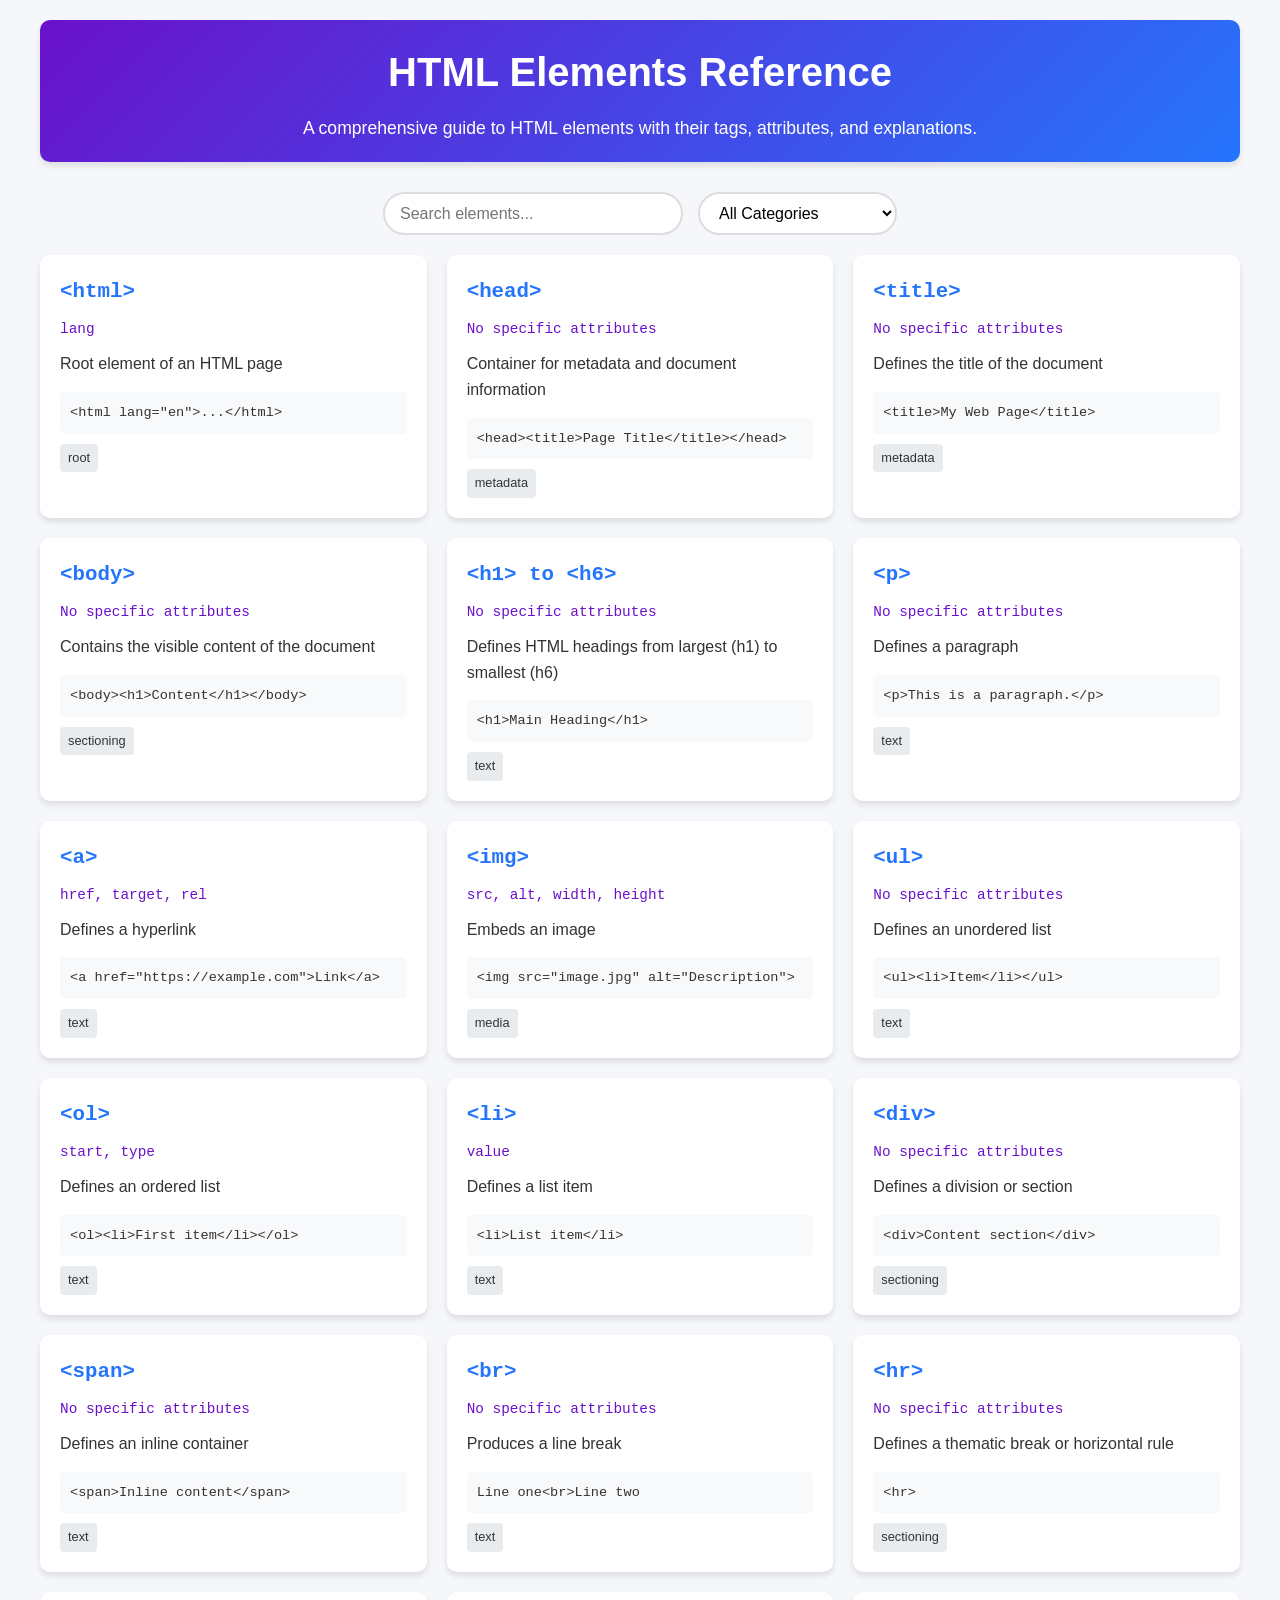
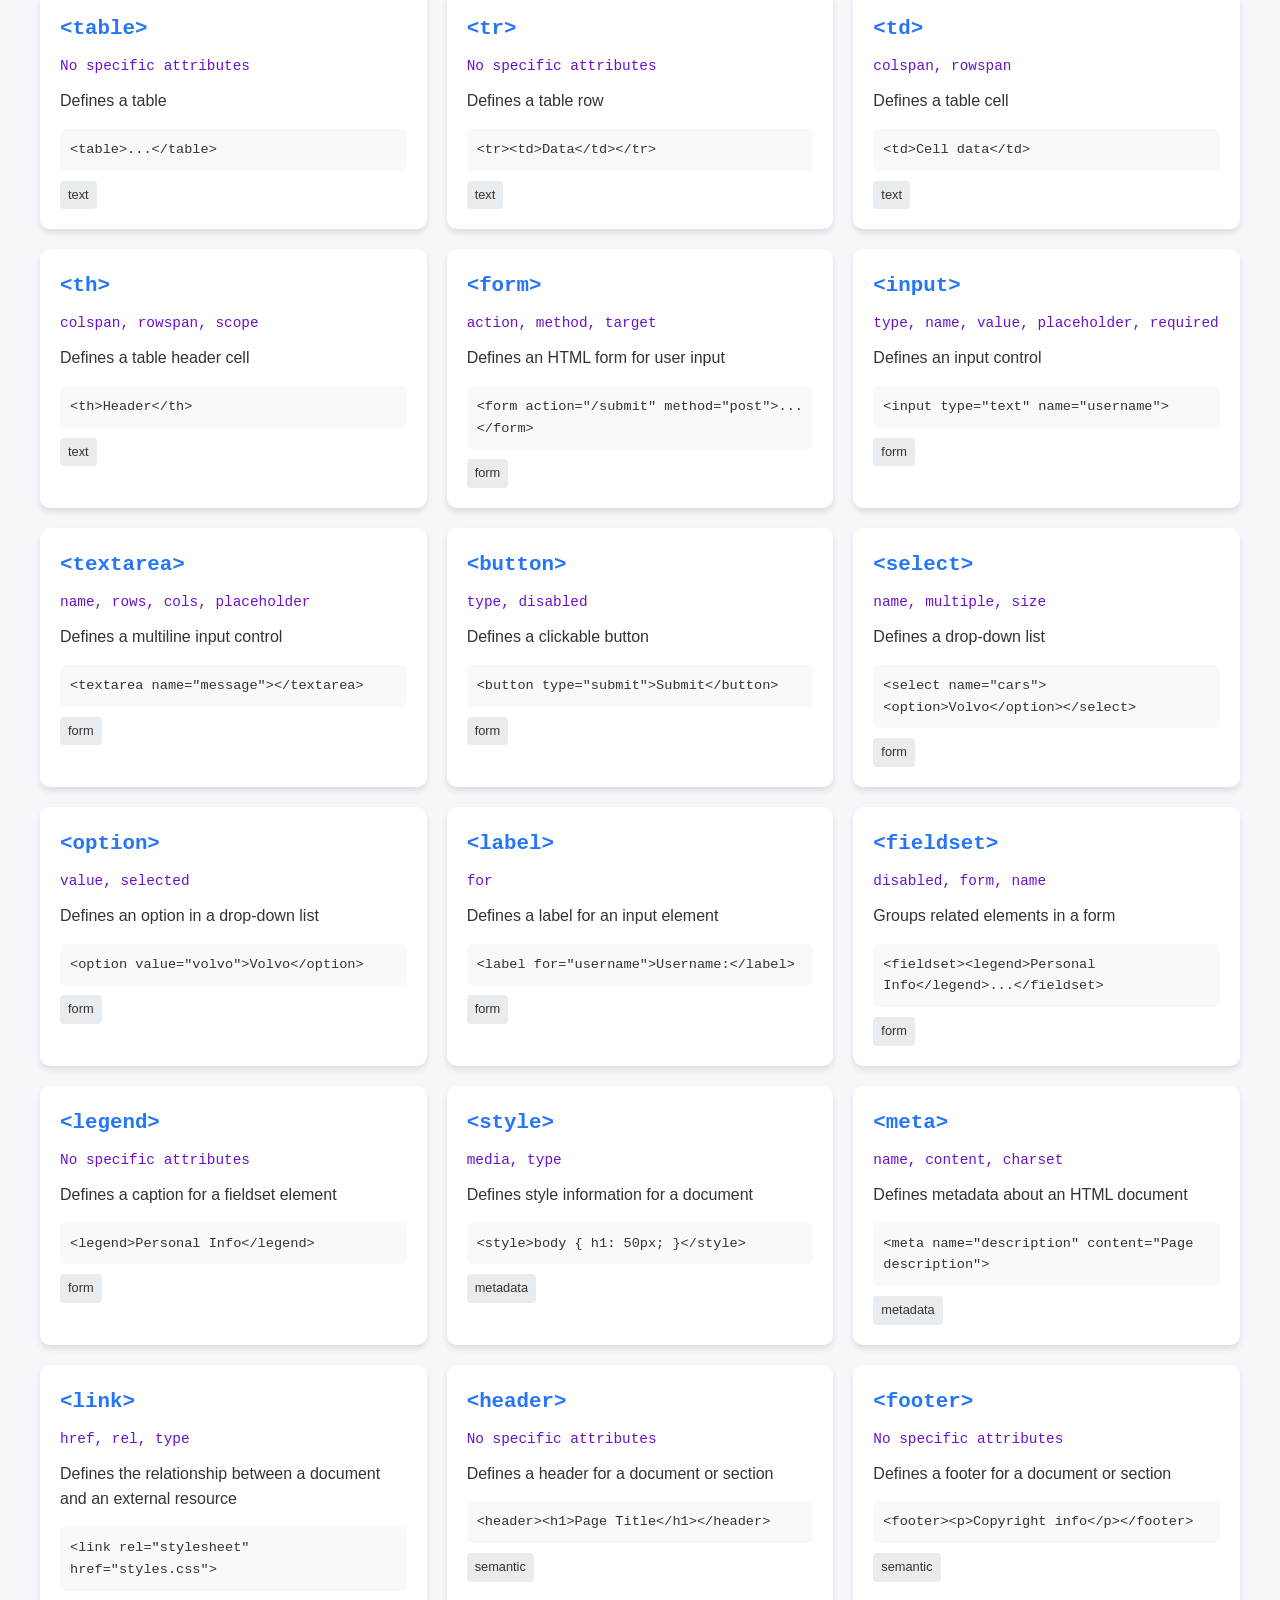
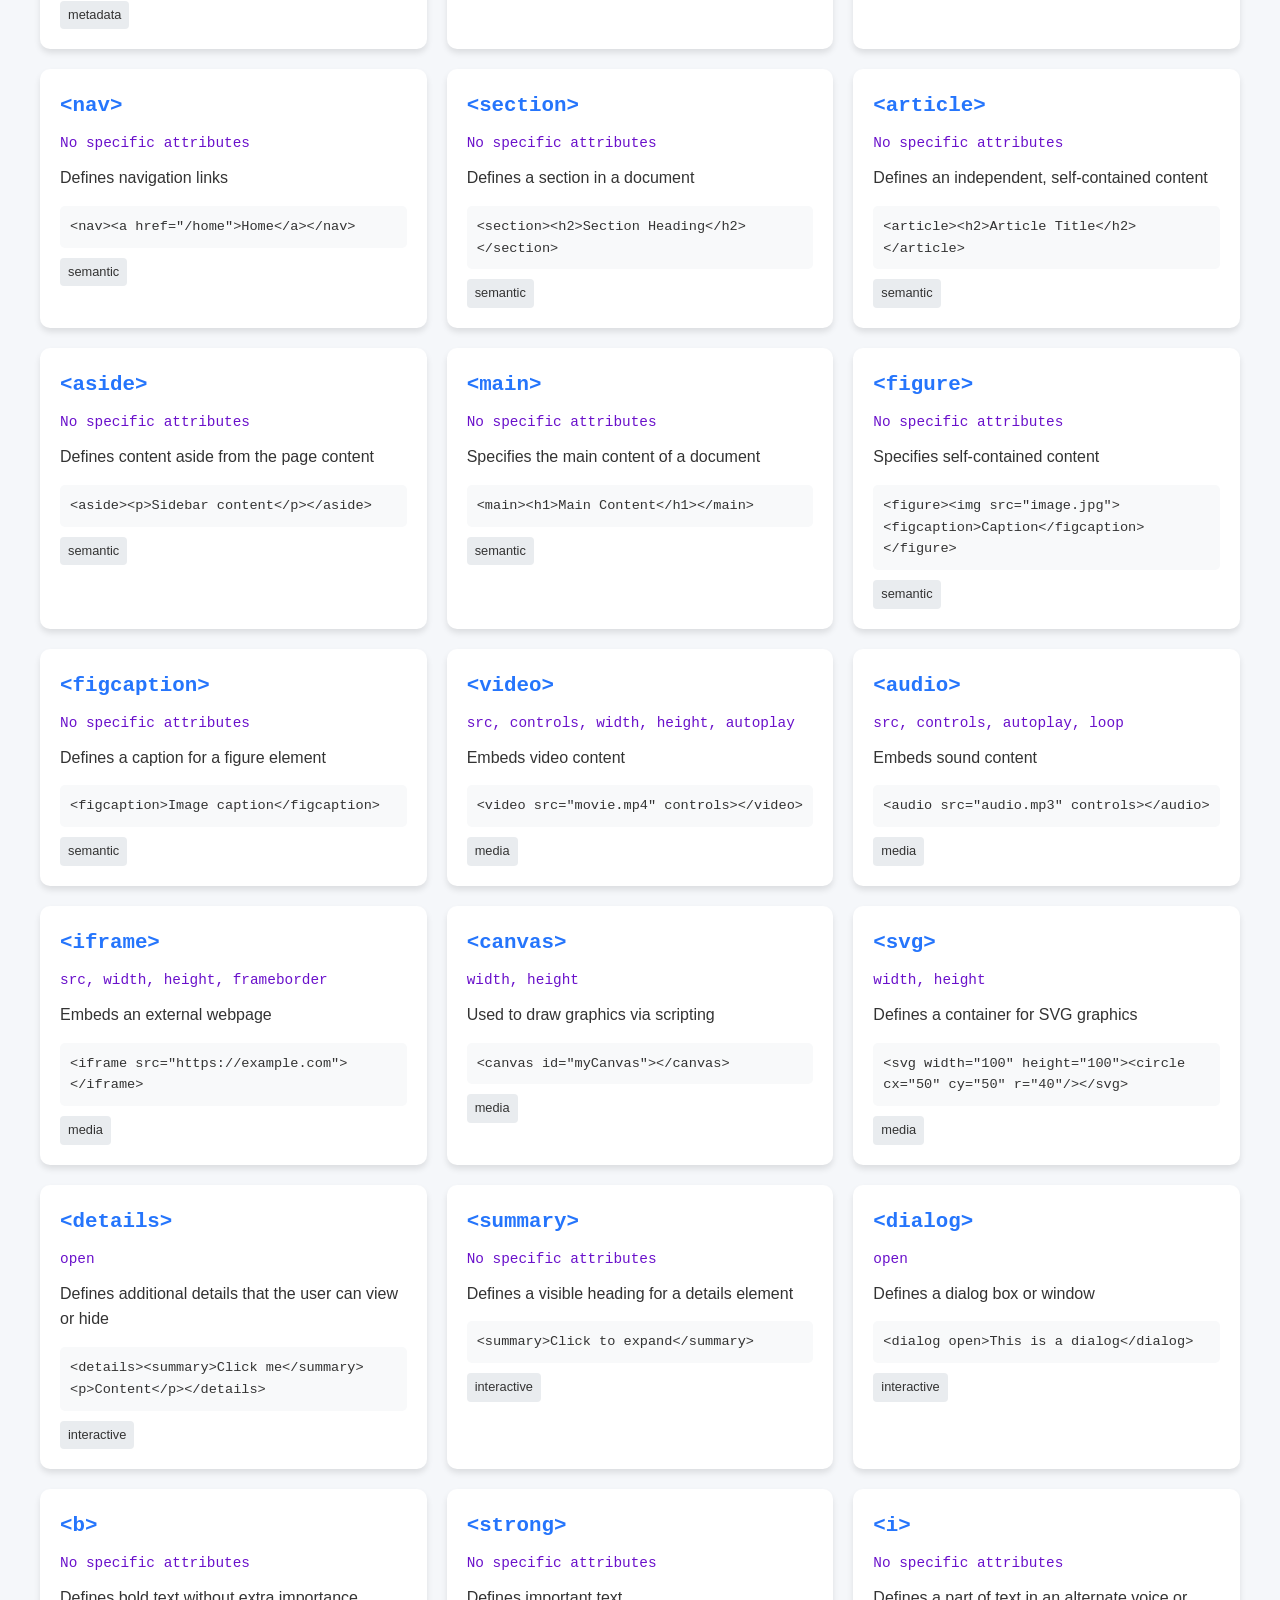
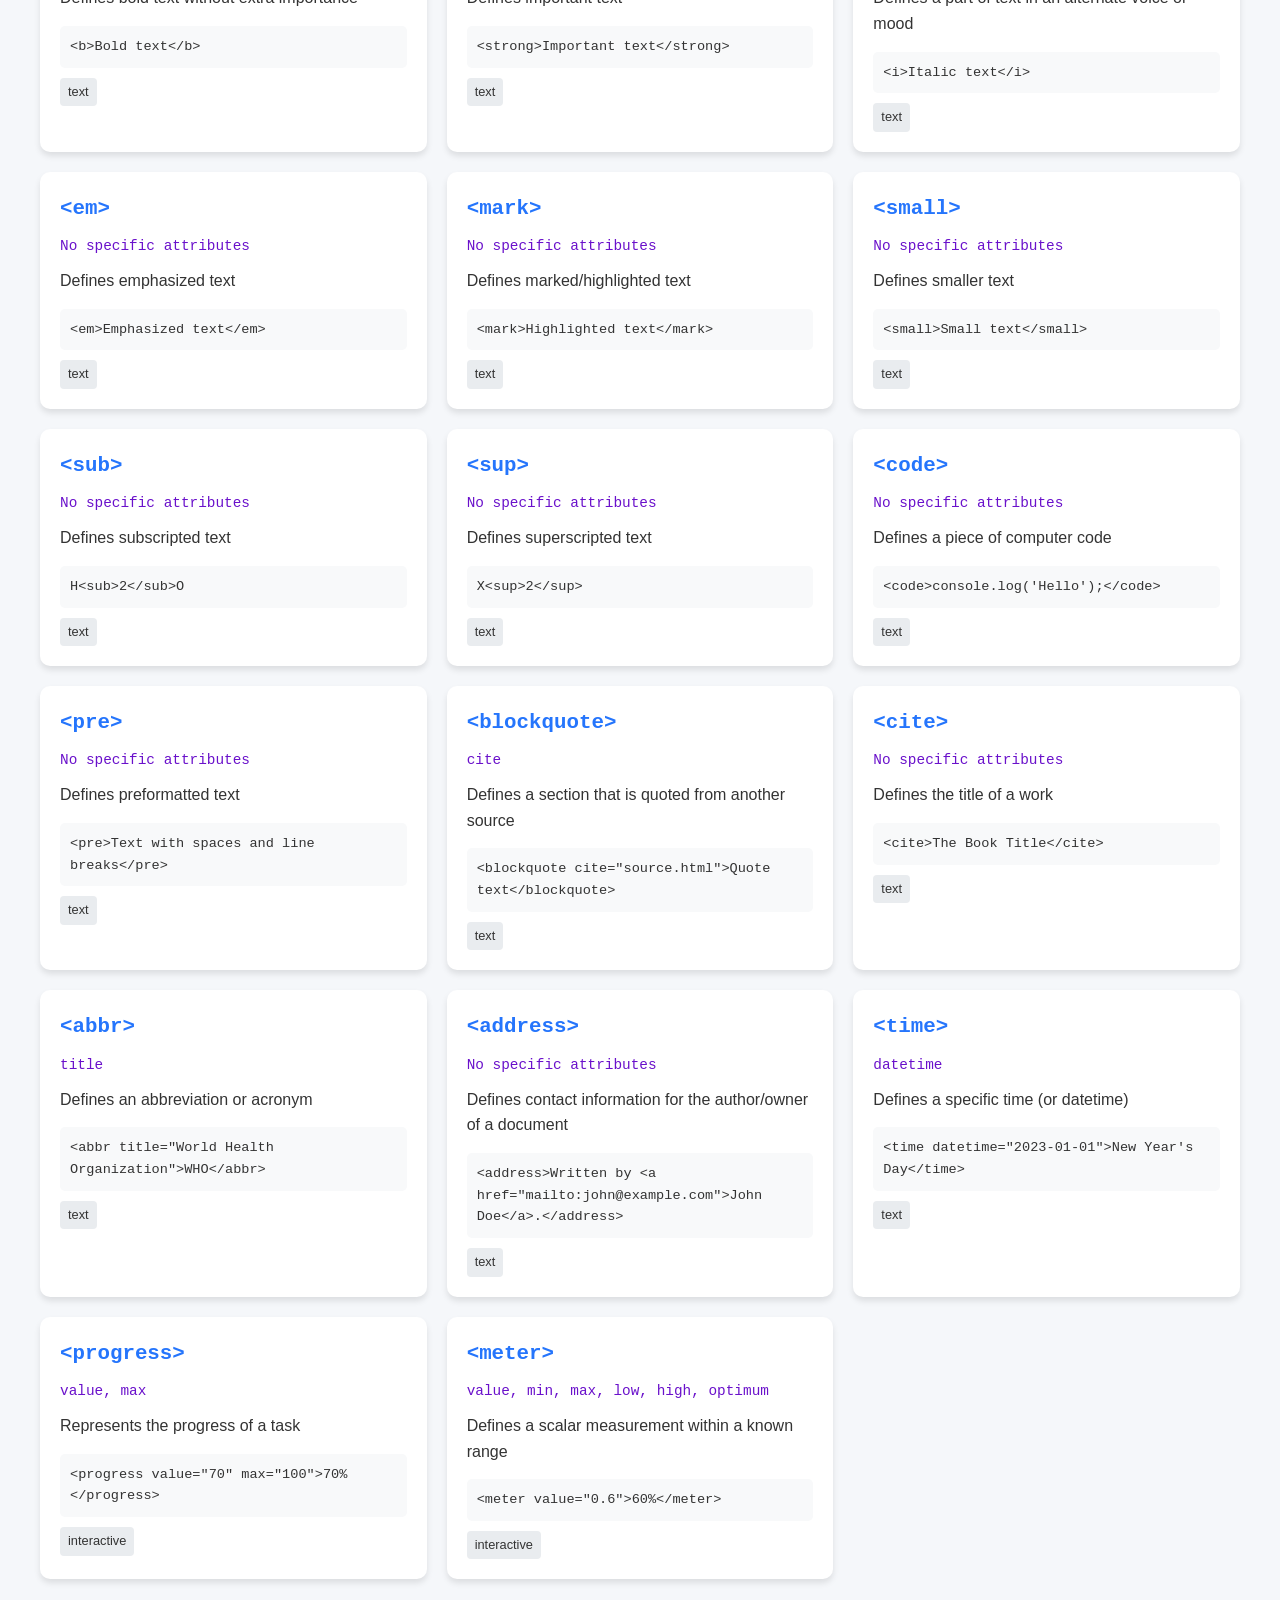
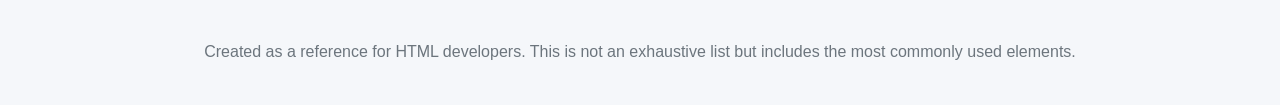
<file: free_web_dev-bootcamp_first_class/week2/index.html>
<!DOCTYPE html>
<html lang="en">
<head>
    <meta charset="UTF-8">
    <meta name="viewport" content="width=device-width, initial-scale=1.0">
    <title>HTML Elements Reference</title>
    <style>
        * {
            box-sizing: border-box;
            margin: 0;
            padding: 0;
        }
        
        body {
            font-family: 'Segoe UI', Tahoma, Geneva, Verdana, sans-serif;
            line-height: 1.6;
            color: #333;
            background-color: #f5f7fa;
            padding: 20px;
        }
        
        .container {
            max-width: 1200px;
            margin: 0 auto;
        }
        
        header {
            text-align: center;
            margin-bottom: 30px;
            padding: 20px;
            background: linear-gradient(135deg, #6a11cb 0%, #2575fc 100%);
            color: white;
            border-radius: 10px;
            box-shadow: 0 4px 6px rgba(0, 0, 0, 0.1);
        }
        
        h1 {
            font-size: 2.5rem;
            margin-bottom: 10px;
        }
        
        .description {
            font-size: 1.1rem;
            max-width: 800px;
            margin: 0 auto;
        }
        
        .controls {
            display: flex;
            justify-content: center;
            gap: 15px;
            margin-bottom: 20px;
            flex-wrap: wrap;
        }
        
        .search-box {
            padding: 10px 15px;
            border: 2px solid #ddd;
            border-radius: 50px;
            width: 300px;
            font-size: 1rem;
        }
        
        .category-filter {
            padding: 10px 15px;
            border: 2px solid #ddd;
            border-radius: 50px;
            font-size: 1rem;
            background-color: white;
        }
        
        .elements-grid {
            display: grid;
            grid-template-columns: repeat(auto-fill, minmax(300px, 1fr));
            gap: 20px;
        }
        
        .element-card {
            background-color: white;
            border-radius: 10px;
            padding: 20px;
            box-shadow: 0 4px 6px rgba(0, 0, 0, 0.1);
            transition: transform 0.3s ease, box-shadow 0.3s ease;
        }
        
        .element-card:hover {
            transform: translateY(-5px);
            box-shadow: 0 6px 12px rgba(0, 0, 0, 0.15);
        }
        
        .tag {
            font-size: 1.3rem;
            font-weight: bold;
            color: #2575fc;
            margin-bottom: 10px;
            font-family: 'Courier New', monospace;
        }
        
        
        .attributes {
            font-size: 0.9rem;
            color: #6a11cb;
            margin-bottom: 10px;
            font-family: 'Courier New', monospace;
        }
        
        .explanation {
            margin-bottom: 15px;
        }
        
        .example {
            background-color: #f8f9fa;
            padding: 10px;
            border-radius: 5px;
            font-family: 'Courier New', monospace;
            font-size: 0.85rem;
            overflow-x: auto;
        }
        
        .category {
            display: inline-block;
            padding: 4px 8px;
            background-color: #e9ecef;
            border-radius: 4px;
            font-size: 0.8rem;
            margin-top: 10px;
        }
        
        footer {
            text-align: center;
            margin-top: 40px;
            padding: 20px;
            color: #6c757d;
        }
        
        @media (max-width: 768px) {
            .elements-grid {
                grid-template-columns: 1fr;
            }
            
            .controls {
                flex-direction: column;
                align-items: center;
            }
            
            .search-box, .category-filter {
                width: 100%;
                max-width: 300px;
            }
        }
    </style>
</head>
<body>
    <div class="container">
        <header>
            <h1>HTML Elements Reference</h1>
            <p class="description">A comprehensive guide to HTML elements with their tags, attributes, and explanations.</p>
        </header>
        
        <div class="controls">
            <input type="text" class="search-box" placeholder="Search elements..." id="searchInput">
            <select class="category-filter" id="categoryFilter">
                <option value="all">All Categories</option>
                <option value="text">Text Content</option>
                <option value="form">Forms & Input</option>
                <option value="media">Media & Embedding</option>
                <option value="semantic">Semantic</option>
                <option value="metadata">Metadata</option>
                <option value="sectioning">Sectioning</option>
                <option value="interactive">Interactive</option>
            </select>
        </div>
        
        <div class="elements-grid" id="elementsGrid">
            <!-- Elements will be inserted here by JavaScript -->
        </div>
        
        <footer>
            <p>Created as a reference for HTML developers. This is not an exhaustive list but includes the most commonly used elements.</p>
        </footer>
    </div>

    <script>
        const elements = [
            {
                tag: "<html>",
                attributes: "lang",
                explanation: "Root element of an HTML page",
                example: "<html lang=\"en\">...</html>",
                category: "root"
            },
            {
                tag: "<head>",
                attributes: "",
                explanation: "Container for metadata and document information",
                example: "<head><title>Page Title</title></head>",
                category: "metadata"
            },
            {
                tag: "<title>",
                attributes: "",
                explanation: "Defines the title of the document",
                example: "<title>My Web Page</title>",
                category: "metadata"
            },
            {
                tag: "<body>",
                attributes: "",
                explanation: "Contains the visible content of the document",
                example: "<body><h1>Content</h1></body>",
                category: "sectioning"
            },
            {
                tag: "<h1> to <h6>",
                attributes: "",
                explanation: "Defines HTML headings from largest (h1) to smallest (h6)",
                example: "<h1>Main Heading</h1>",
                category: "text"
            },
            {
                tag: "<p>",
                attributes: "",
                explanation: "Defines a paragraph",
                example: "<p>This is a paragraph.</p>",
                category: "text"
            },
            {
                tag: "<a>",
                attributes: "href, target, rel",
                explanation: "Defines a hyperlink",
                example: "<a href=\"https://example.com\">Link</a>",
                category: "text"
            },
            {
                tag: "<img>",
                attributes: "src, alt, width, height",
                explanation: "Embeds an image",
                example: "<img src=\"image.jpg\" alt=\"Description\">",
                category: "media"
            },
            {
                tag: "<ul>",
                attributes: "",
                explanation: "Defines an unordered list",
                example: "<ul><li>Item</li></ul>",
                category: "text"
            },
            {
                tag: "<ol>",
                attributes: "start, type",
                explanation: "Defines an ordered list",
                example: "<ol><li>First item</li></ol>",
                category: "text"
            },
            {
                tag: "<li>",
                attributes: "value",
                explanation: "Defines a list item",
                example: "<li>List item</li>",
                category: "text"
            },
            {
                tag: "<div>",
                attributes: "",
                explanation: "Defines a division or section",
                example: "<div>Content section</div>",
                category: "sectioning"
            },
            {
                tag: "<span>",
                attributes: "",
                explanation: "Defines an inline container",
                example: "<span>Inline content</span>",
                category: "text"
            },
            {
                tag: "<br>",
                attributes: "",
                explanation: "Produces a line break",
                example: "Line one<br>Line two",
                category: "text"
            },
            {
                tag: "<hr>",
                attributes: "",
                explanation: "Defines a thematic break or horizontal rule",
                example: "<hr>",
                category: "sectioning"
            },
            {
                tag: "<table>",
                attributes: "",
                explanation: "Defines a table",
                example: "<table>...</table>",
                category: "text"
            },
            {
                tag: "<tr>",
                attributes: "",
                explanation: "Defines a table row",
                example: "<tr><td>Data</td></tr>",
                category: "text"
            },
            {
                tag: "<td>",
                attributes: "colspan, rowspan",
                explanation: "Defines a table cell",
                example: "<td>Cell data</td>",
                category: "text"
            },
            {
                tag: "<th>",
                attributes: "colspan, rowspan, scope",
                explanation: "Defines a table header cell",
                example: "<th>Header</th>",
                category: "text"
            },
            {
                tag: "<form>",
                attributes: "action, method, target",
                explanation: "Defines an HTML form for user input",
                example: "<form action=\"/submit\" method=\"post\">...</form>",
                category: "form"
            },
            {
                tag: "<input>",
                attributes: "type, name, value, placeholder, required",
                explanation: "Defines an input control",
                example: "<input type=\"text\" name=\"username\">",
                category: "form"
            },
            {
                tag: "<textarea>",
                attributes: "name, rows, cols, placeholder",
                explanation: "Defines a multiline input control",
                example: "<textarea name=\"message\"></textarea>",
                category: "form"
            },
            {
                tag: "<button>",
                attributes: "type, disabled",
                explanation: "Defines a clickable button",
                example: "<button type=\"submit\">Submit</button>",
                category: "form"
            },
            {
                tag: "<select>",
                attributes: "name, multiple, size",
                explanation: "Defines a drop-down list",
                example: "<select name=\"cars\"><option>Volvo</option></select>",
                category: "form"
            },
            {
                tag: "<option>",
                attributes: "value, selected",
                explanation: "Defines an option in a drop-down list",
                example: "<option value=\"volvo\">Volvo</option>",
                category: "form"
            },
            {
                tag: "<label>",
                attributes: "for",
                explanation: "Defines a label for an input element",
                example: "<label for=\"username\">Username:</label>",
                category: "form"
            },
            {
                tag: "<fieldset>",
                attributes: "disabled, form, name",
                explanation: "Groups related elements in a form",
                example: "<fieldset><legend>Personal Info</legend>...</fieldset>",
                category: "form"
            },
            {
                tag: "<legend>",
                attributes: "",
                explanation: "Defines a caption for a fieldset element",
                example: "<legend>Personal Info</legend>",
                category: "form"
            },
            {
                tag: "<style>",
                attributes: "media, type",
                explanation: "Defines style information for a document",
                example: "<style>body { h1: 50px; }</style>",
                category: "metadata"
            },
           
            {
                tag: "<meta>",
                attributes: "name, content, charset",
                explanation: "Defines metadata about an HTML document",
                example: "<meta name=\"description\" content=\"Page description\">",
                category: "metadata"
            },
            {
                tag: "<link>",
                attributes: "href, rel, type",
                explanation: "Defines the relationship between a document and an external resource",
                example: "<link rel=\"stylesheet\" href=\"styles.css\">",
                category: "metadata"
            },
            {
                tag: "<header>",
                attributes: "",
                explanation: "Defines a header for a document or section",
                example: "<header><h1>Page Title</h1></header>",
                category: "semantic"
            },
            {
                tag: "<footer>",
                attributes: "",
                explanation: "Defines a footer for a document or section",
                example: "<footer><p>Copyright info</p></footer>",
                category: "semantic"
            },
            {
                tag: "<nav>",
                attributes: "",
                explanation: "Defines navigation links",
                example: "<nav><a href=\"/home\">Home</a></nav>",
                category: "semantic"
            },
            {
                tag: "<section>",
                attributes: "",
                explanation: "Defines a section in a document",
                example: "<section><h2>Section Heading</h2></section>",
                category: "semantic"
            },
            {
                tag: "<article>",
                attributes: "",
                explanation: "Defines an independent, self-contained content",
                example: "<article><h2>Article Title</h2></article>",
                category: "semantic"
            },
            {
                tag: "<aside>",
                attributes: "",
                explanation: "Defines content aside from the page content",
                example: "<aside><p>Sidebar content</p></aside>",
                category: "semantic"
            },
            {
                tag: "<main>",
                attributes: "",
                explanation: "Specifies the main content of a document",
                example: "<main><h1>Main Content</h1></main>",
                category: "semantic"
            },
            {
                tag: "<figure>",
                attributes: "",
                explanation: "Specifies self-contained content",
                example: "<figure><img src=\"image.jpg\"><figcaption>Caption</figcaption></figure>",
                category: "semantic"
            },
            {
                tag: "<figcaption>",
                attributes: "",
                explanation: "Defines a caption for a figure element",
                example: "<figcaption>Image caption</figcaption>",
                category: "semantic"
            },
            {
                tag: "<video>",
                attributes: "src, controls, width, height, autoplay",
                explanation: "Embeds video content",
                example: "<video src=\"movie.mp4\" controls></video>",
                category: "media"
            },
            {
                tag: "<audio>",
                attributes: "src, controls, autoplay, loop",
                explanation: "Embeds sound content",
                example: "<audio src=\"audio.mp3\" controls></audio>",
                category: "media"
            },
            {
                tag: "<iframe>",
                attributes: "src, width, height, frameborder",
                explanation: "Embeds an external webpage",
                example: "<iframe src=\"https://example.com\"></iframe>",
                category: "media"
            },
            {
                tag: "<canvas>",
                attributes: "width, height",
                explanation: "Used to draw graphics via scripting",
                example: "<canvas id=\"myCanvas\"></canvas>",
                category: "media"
            },
            {
                tag: "<svg>",
                attributes: "width, height",
                explanation: "Defines a container for SVG graphics",
                example: "<svg width=\"100\" height=\"100\"><circle cx=\"50\" cy=\"50\" r=\"40\"/></svg>",
                category: "media"
            },
            {
                tag: "<details>",
                attributes: "open",
                explanation: "Defines additional details that the user can view or hide",
                example: "<details><summary>Click me</summary><p>Content</p></details>",
                category: "interactive"
            },
            {
                tag: "<summary>",
                attributes: "",
                explanation: "Defines a visible heading for a details element",
                example: "<summary>Click to expand</summary>",
                category: "interactive"
            },
            {
                tag: "<dialog>",
                attributes: "open",
                explanation: "Defines a dialog box or window",
                example: "<dialog open>This is a dialog</dialog>",
                category: "interactive"
            },
            {
                tag: "<b>",
                attributes: "",
                explanation: "Defines bold text without extra importance",
                example: "<b>Bold text</b>",
                category: "text"
            },
            {
                tag: "<strong>",
                attributes: "",
                explanation: "Defines important text",
                example: "<strong>Important text</strong>",
                category: "text"
            },
            {
                tag: "<i>",
                attributes: "",
                explanation: "Defines a part of text in an alternate voice or mood",
                example: "<i>Italic text</i>",
                category: "text"
            },
            {
                tag: "<em>",
                attributes: "",
                explanation: "Defines emphasized text",
                example: "<em>Emphasized text</em>",
                category: "text"
            },
            {
                tag: "<mark>",
                attributes: "",
                explanation: "Defines marked/highlighted text",
                example: "<mark>Highlighted text</mark>",
                category: "text"
            },
            {
                tag: "<small>",
                attributes: "",
                explanation: "Defines smaller text",
                example: "<small>Small text</small>",
                category: "text"
            },
            {
                tag: "<sub>",
                attributes: "",
                explanation: "Defines subscripted text",
                example: "H<sub>2</sub>O",
                category: "text"
            },
            {
                tag: "<sup>",
                attributes: "",
                explanation: "Defines superscripted text",
                example: "X<sup>2</sup>",
                category: "text"
            },
            {
                tag: "<code>",
                attributes: "",
                explanation: "Defines a piece of computer code",
                example: "<code>console.log('Hello');</code>",
                category: "text"
            },
            {
                tag: "<pre>",
                attributes: "",
                explanation: "Defines preformatted text",
                example: "<pre>Text with   spaces and\nline breaks</pre>",
                category: "text"
            },
            {
                tag: "<blockquote>",
                attributes: "cite",
                explanation: "Defines a section that is quoted from another source",
                example: "<blockquote cite=\"source.html\">Quote text</blockquote>",
                category: "text"
            },
            {
                tag: "<cite>",
                attributes: "",
                explanation: "Defines the title of a work",
                example: "<cite>The Book Title</cite>",
                category: "text"
            },
            {
                tag: "<abbr>",
                attributes: "title",
                explanation: "Defines an abbreviation or acronym",
                example: "<abbr title=\"World Health Organization\">WHO</abbr>",
                category: "text"
            },
            {
                tag: "<address>",
                attributes: "",
                explanation: "Defines contact information for the author/owner of a document",
                example: "<address>Written by <a href=\"mailto:john@example.com\">John Doe</a>.</address>",
                category: "text"
            },
            {
                tag: "<time>",
                attributes: "datetime",
                explanation: "Defines a specific time (or datetime)",
                example: "<time datetime=\"2023-01-01\">New Year's Day</time>",
                category: "text"
            },
            {
                tag: "<progress>",
                attributes: "value, max",
                explanation: "Represents the progress of a task",
                example: "<progress value=\"70\" max=\"100\">70%</progress>",
                category: "interactive"
            },
            {
                tag: "<meter>",
                attributes: "value, min, max, low, high, optimum",
                explanation: "Defines a scalar measurement within a known range",
                example: "<meter value=\"0.6\">60%</meter>",
                category: "interactive"
            }
        ];

        const elementsGrid = document.getElementById('elementsGrid');
        const searchInput = document.getElementById('searchInput');
        const categoryFilter = document.getElementById('categoryFilter');

        // Render all elements initially
        renderElements(elements);

        // Add event listeners for filtering
        searchInput.addEventListener('input', filterElements);
        categoryFilter.addEventListener('change', filterElements);

      function renderElements(elementsArray) {
    elementsGrid.innerHTML = '';

    elementsArray.forEach(element => {
        const card = document.createElement('div');
        card.className = 'element-card';

        // Escape < and > so the tag and example show as text
        const tagString = element.tag.replace(/</g, "&lt;").replace(/>/g, "&gt;");
        const exampleString = element.example
            ? element.example.replace(/</g, "&lt;").replace(/>/g, "&gt;")
            : 'No example available';

        card.innerHTML = `
            <div class="tag">${tagString}</div>
            <div class="attributes">${element.attributes || 'No specific attributes'}</div>
            <div class="explanation">${element.explanation}</div>
            <div class="example">${exampleString}</div>
            <div class="category">${element.category}</div>
        `;

        elementsGrid.appendChild(card);
    });
}


        function filterElements() {
            const searchText = searchInput.value.toLowerCase();
            const category = categoryFilter.value;
            
            const filteredElements = elements.filter(element => {
                const matchesSearch = element.tag.toLowerCase().includes(searchText) || 
                                     element.explanation.toLowerCase().includes(searchText);
                const matchesCategory = category === 'all' || element.category === category;
                
                return matchesSearch && matchesCategory;
            });
            
            renderElements(filteredElements);
        }
    </script>
</body>
</html>
</file>
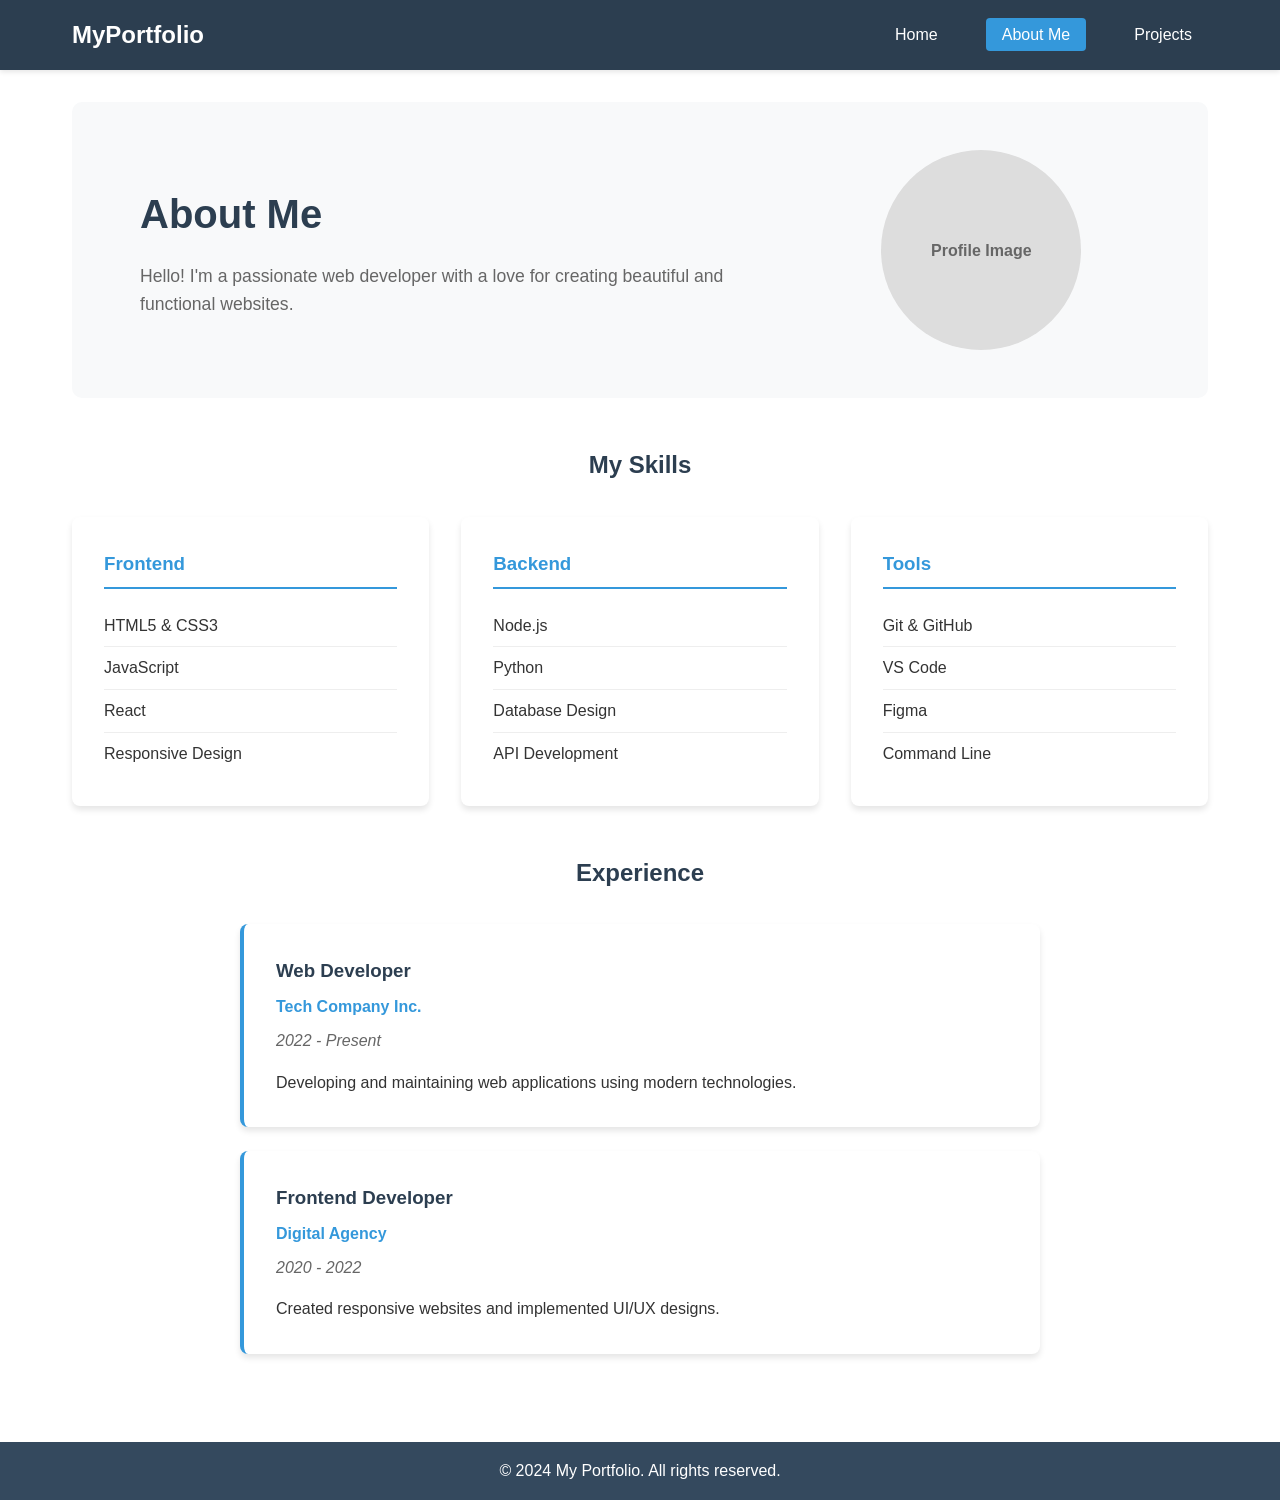
<file: free_web_dev-bootcamp_first_class/simple-site-project/about.html>
<!DOCTYPE html>
<html lang="en">
<head>
    <meta charset="UTF-8">
    <meta name="viewport" content="width=device-width, initial-scale=1.0">
    <title>About Me - My Portfolio</title>
    <link rel="stylesheet" href="styles.css">
    <link rel="stylesheet" href="about.css">
</head>
<body>
    <header>
        <nav>
            <div class="logo">MyPortfolio</div>
            <ul class="nav-links">
                <li><a href="home.html">Home</a></li>
                <li><a href="about.html" class="active">About Me</a></li>
                <li><a href="projects.html">Projects</a></li>
            </ul>
        </nav>
    </header>

    <main>
        <section class="about-hero">
            <div class="about-content">
                <div class="about-text">
                    <h1>About Me</h1>
                    <p>Hello! I'm a passionate web developer with a love for creating beautiful and functional websites.</p>
                </div>
                <div class="profile-image">
                    <div class="image-placeholder">Profile Image</div>
                </div>
            </div>
        </section>

        <section class="skills">
            <h2>My Skills</h2>
            <div class="skills-grid">
                <div class="skill-category">
                    <h3>Frontend</h3>
                    <ul>
                        <li>HTML5 & CSS3</li>
                        <li>JavaScript</li>
                        <li>React</li>
                        <li>Responsive Design</li>
                    </ul>
                </div>
                <div class="skill-category">
                    <h3>Backend</h3>
                    <ul>
                        <li>Node.js</li>
                        <li>Python</li>
                        <li>Database Design</li>
                        <li>API Development</li>
                    </ul>
                </div>
                <div class="skill-category">
                    <h3>Tools</h3>
                    <ul>
                        <li>Git & GitHub</li>
                        <li>VS Code</li>
                        <li>Figma</li>
                        <li>Command Line</li>
                    </ul>
                </div>
            </div>
        </section>

        <section class="experience">
            <h2>Experience</h2>
            <div class="timeline">
                <div class="timeline-item">
                    <h3>Web Developer</h3>
                    <p class="company">Tech Company Inc.</p>
                    <p class="date">2022 - Present</p>
                    <p>Developing and maintaining web applications using modern technologies.</p>
                </div>
                <div class="timeline-item">
                    <h3>Frontend Developer</h3>
                    <p class="company">Digital Agency</p>
                    <p class="date">2020 - 2022</p>
                    <p>Created responsive websites and implemented UI/UX designs.</p>
                </div>
            </div>
        </section>
    </main>

    <footer>
        <p>&copy; 2024 My Portfolio. All rights reserved.</p>
    </footer>
</body>
</html>
</file>
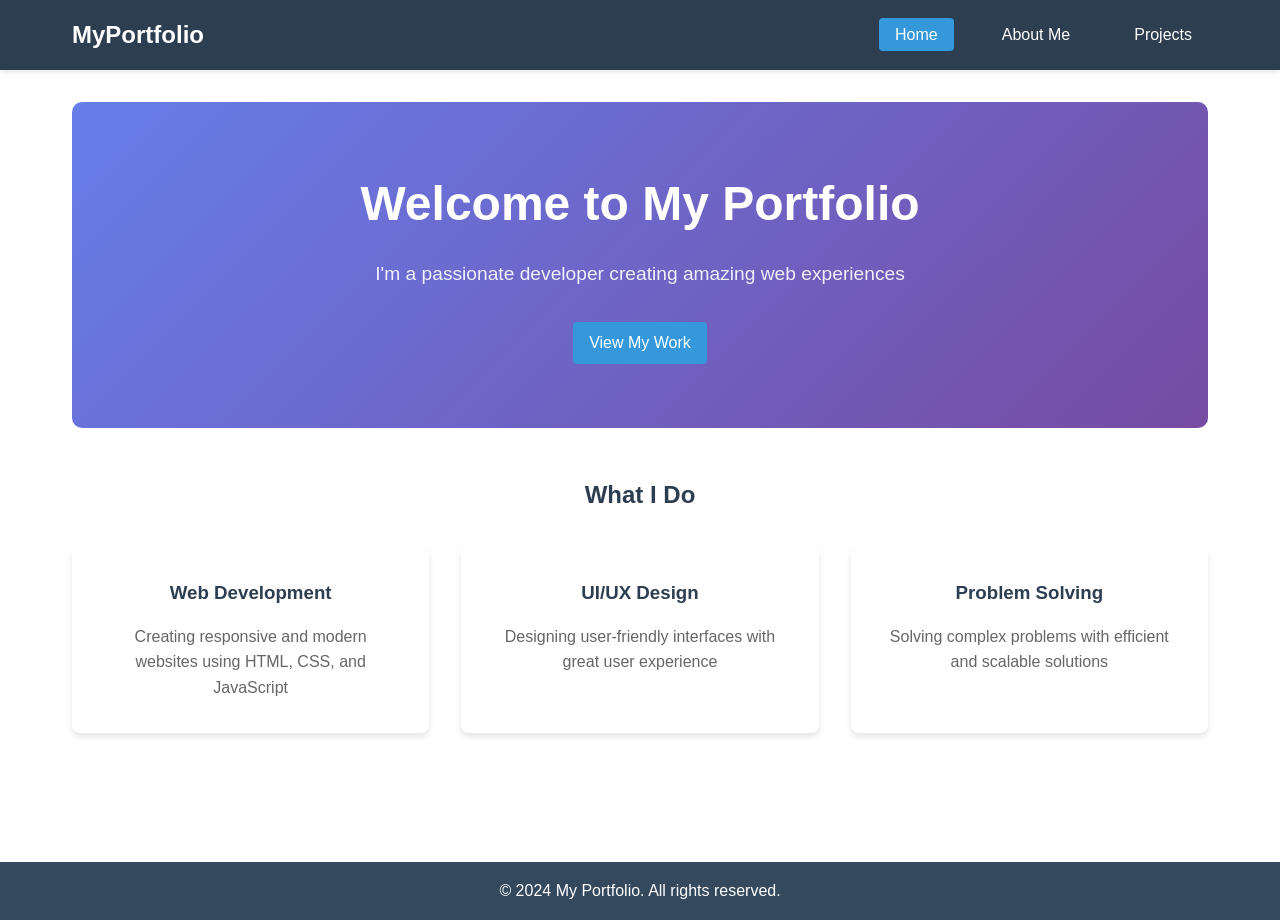
<file: free_web_dev-bootcamp_first_class/simple-site-project/home.html>
<!DOCTYPE html>
<html lang="en">
<head>
    <meta charset="UTF-8">
    <meta name="viewport" content="width=device-width, initial-scale=1.0">
    <title>Home - My Portfolio</title>
    <link rel="stylesheet" href="styles.css">
    <link rel="stylesheet" href="home.css">
</head>
<body>
    <header>
        <nav>
            <div class="logo">MyPortfolio</div>
            <ul class="nav-links">
                <li><a href="home.html" class="active">Home</a></li>
                <li><a href="about.html">About Me</a></li>
                <li><a href="projects.html">Projects</a></li>
            </ul>
        </nav>
    </header>

    <main>
        <section class="hero">
            <div class="hero-content">
                <h1>Welcome to My Portfolio</h1>
                <p>I'm a passionate developer creating amazing web experiences</p>
                <a href="projects.html" class="btn">View My Work</a>
            </div>
        </section>

        <section class="features">
            <h2>What I Do</h2>
            <div class="features-grid">
                <div class="feature-card">
                    <h3>Web Development</h3>
                    <p>Creating responsive and modern websites using HTML, CSS, and JavaScript</p>
                </div>
                <div class="feature-card">
                    <h3>UI/UX Design</h3>
                    <p>Designing user-friendly interfaces with great user experience</p>
                </div>
                <div class="feature-card">
                    <h3>Problem Solving</h3>
                    <p>Solving complex problems with efficient and scalable solutions</p>
                </div>
            </div>
        </section>
    </main>

    <footer>
        <p>&copy; 2024 My Portfolio. All rights reserved.</p>
    </footer>
</body>
</html>
</file>
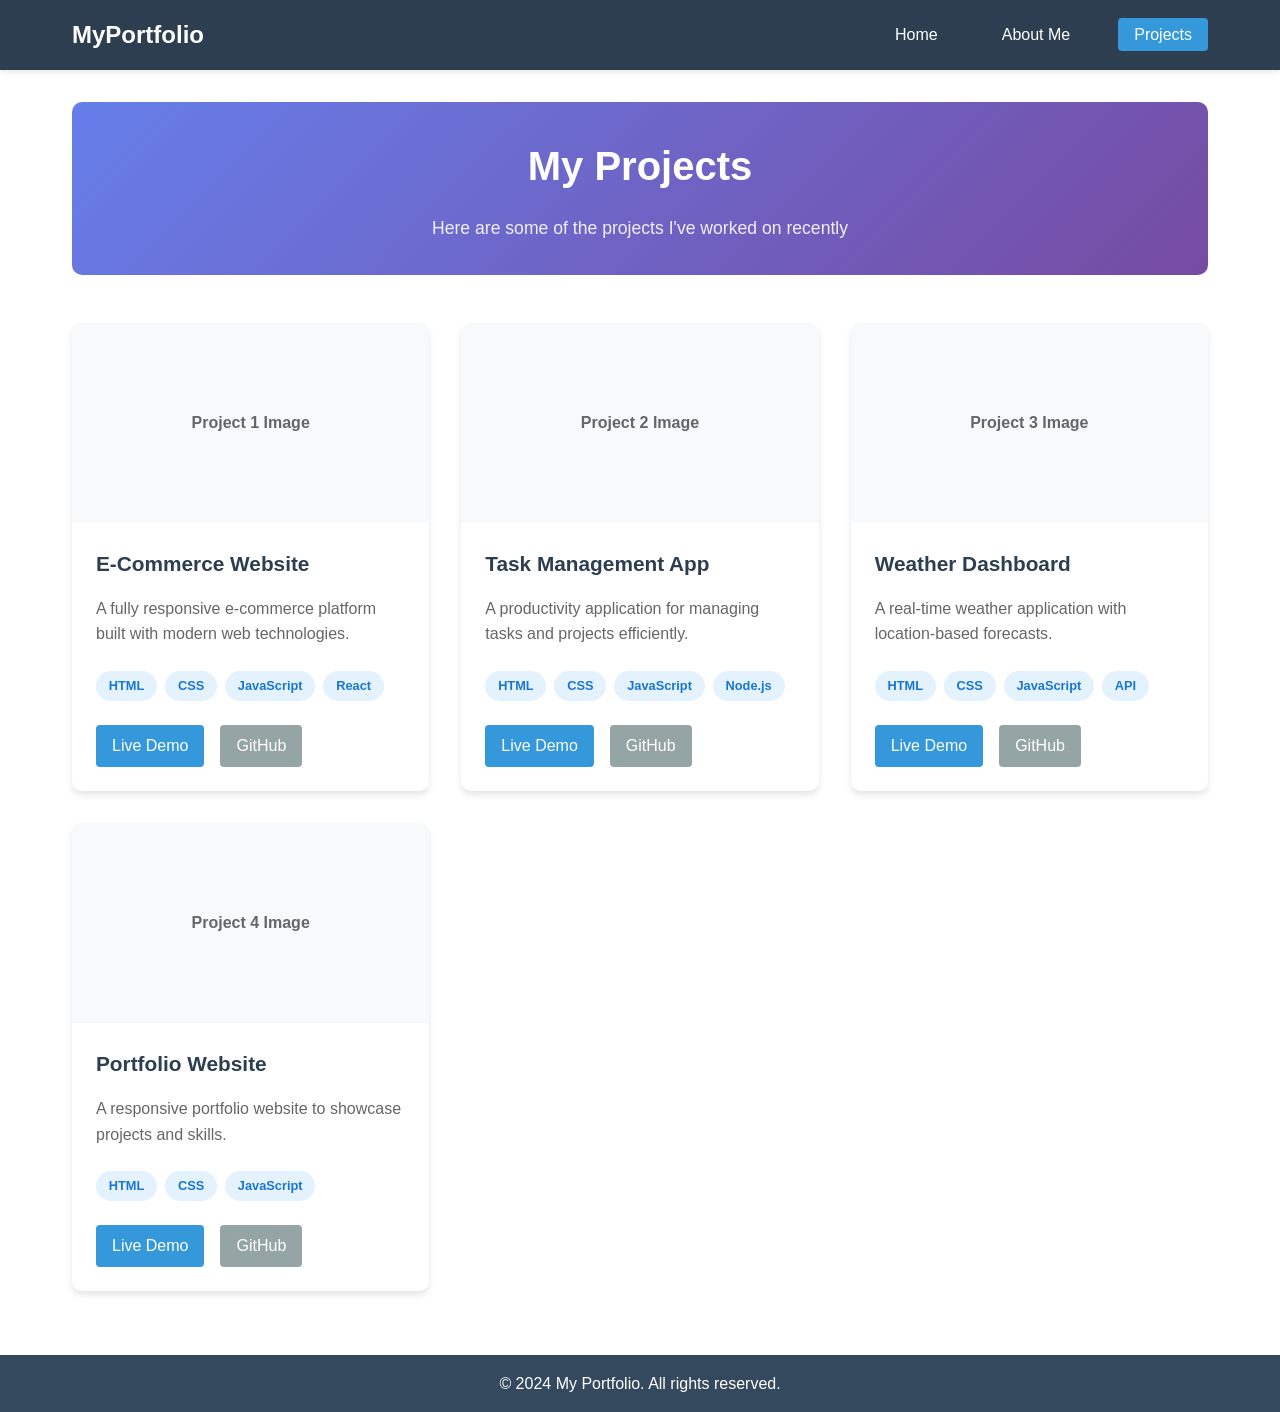
<file: free_web_dev-bootcamp_first_class/simple-site-project/projects.html>
<!DOCTYPE html>
<html lang="en">
<head>
    <meta charset="UTF-8">
    <meta name="viewport" content="width=device-width, initial-scale=1.0">
    <title>Projects - My Portfolio</title>
    <link rel="stylesheet" href="styles.css">
    <link rel="stylesheet" href="projects.css">
</head>
<body>
    <header>
        <nav>
            <div class="logo">MyPortfolio</div>
            <ul class="nav-links">
                <li><a href="home.html">Home</a></li>
                <li><a href="about.html">About Me</a></li>
                <li><a href="projects.html" class="active">Projects</a></li>
            </ul>
        </nav>
    </header>

    <main>
        <section class="projects-header">
            <h1>My Projects</h1>
            <p>Here are some of the projects I've worked on recently</p>
        </section>

        <section class="projects-grid">
            <div class="project-card">
                <div class="project-image">
                    <div class="image-placeholder">Project 1 Image</div>
                </div>
                <div class="project-info">
                    <h3>E-Commerce Website</h3>
                    <p>A fully responsive e-commerce platform built with modern web technologies.</p>
                    <div class="tech-stack">
                        <span class="tech-tag">HTML</span>
                        <span class="tech-tag">CSS</span>
                        <span class="tech-tag">JavaScript</span>
                        <span class="tech-tag">React</span>
                    </div>
                    <div class="project-links">
                        <a href="#" class="btn">Live Demo</a>
                        <a href="#" class="btn btn-secondary">GitHub</a>
                    </div>
                </div>
            </div>

            <div class="project-card">
                <div class="project-image">
                    <div class="image-placeholder">Project 2 Image</div>
                </div>
                <div class="project-info">
                    <h3>Task Management App</h3>
                    <p>A productivity application for managing tasks and projects efficiently.</p>
                    <div class="tech-stack">
                        <span class="tech-tag">HTML</span>
                        <span class="tech-tag">CSS</span>
                        <span class="tech-tag">JavaScript</span>
                        <span class="tech-tag">Node.js</span>
                    </div>
                    <div class="project-links">
                        <a href="#" class="btn">Live Demo</a>
                        <a href="#" class="btn btn-secondary">GitHub</a>
                    </div>
                </div>
            </div>

            <div class="project-card">
                <div class="project-image">
                    <div class="image-placeholder">Project 3 Image</div>
                </div>
                <div class="project-info">
                    <h3>Weather Dashboard</h3>
                    <p>A real-time weather application with location-based forecasts.</p>
                    <div class="tech-stack">
                        <span class="tech-tag">HTML</span>
                        <span class="tech-tag">CSS</span>
                        <span class="tech-tag">JavaScript</span>
                        <span class="tech-tag">API</span>
                    </div>
                    <div class="project-links">
                        <a href="#" class="btn">Live Demo</a>
                        <a href="#" class="btn btn-secondary">GitHub</a>
                    </div>
                </div>
            </div>

            <div class="project-card">
                <div class="project-image">
                    <div class="image-placeholder">Project 4 Image</div>
                </div>
                <div class="project-info">
                    <h3>Portfolio Website</h3>
                    <p>A responsive portfolio website to showcase projects and skills.</p>
                    <div class="tech-stack">
                        <span class="tech-tag">HTML</span>
                        <span class="tech-tag">CSS</span>
                        <span class="tech-tag">JavaScript</span>
                    </div>
                    <div class="project-links">
                        <a href="#" class="btn">Live Demo</a>
                        <a href="#" class="btn btn-secondary">GitHub</a>
                    </div>
                </div>
            </div>
        </section>
    </main>

    <footer>
        <p>&copy; 2024 My Portfolio. All rights reserved.</p>
    </footer>
</body>
</html>
</file>
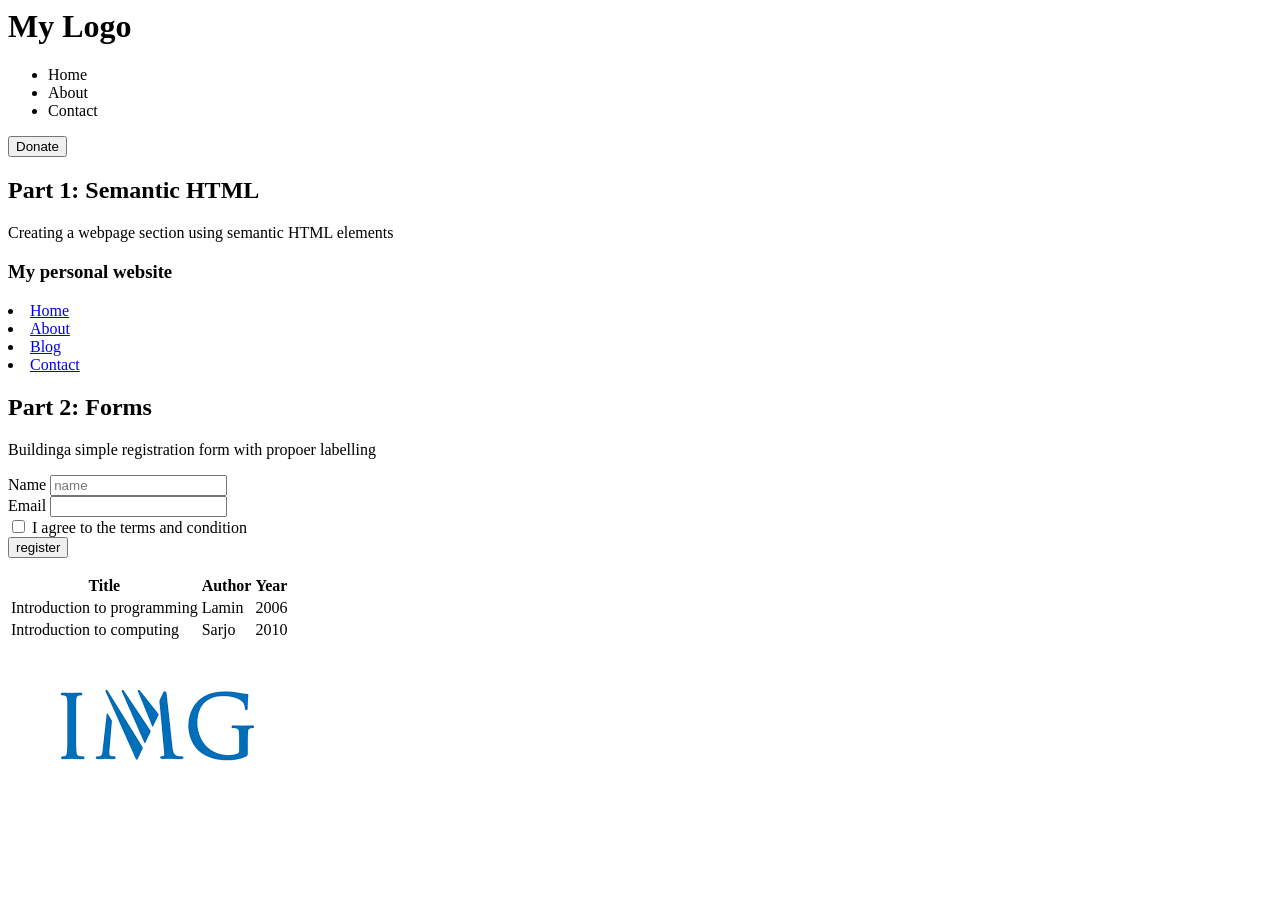
<file: free_web_dev-bootcamp_first_class/week2/demo.html>
<html lang="en">
<head>
    <meta charset="UTF-8">
    <meta name="viewport" content="width=device-width, initial-scale=1.0">
    <title>Week 2</title>
</head>
<body>
    <header>
        <h1>My Logo</h1>
        <nav>
            <ul>
                <li>Home</li>
                <li>About</li>
                <li>Contact</li>
            </ul>
        </nav>
        <button>Donate</button>
    </header>
    <main>

    <!-- part 1 -->
        <section>
            <h2>Part 1: Semantic HTML</h2>
            <P>Creating a webpage section using semantic HTML elements</P>
            <h3>My personal website</h3>
              <nav>
            <li>
                <a href="#">Home</a>
            </li>
            <li>
                <a href="#">About</a>
            </li>
            <li>
                <a href="#">Blog</a>
            </li>
            <li>
                <a href="#">Contact</a>
            </li>
        </nav>
        </section>
      

    <!-- part 2 - Forms -->
        <section>
            <h2>Part 2: Forms</h3>
            <p>Buildinga simple registration form with propoer labelling</p>
            <form action="#">
                <label for="">Name</label>
                <input type="text" placeholder="name"><br>
                <label for="">Email</label>
                <input type="email"><br>
                <input type="checkbox" name="" id="">
                <span>I agree to the terms and condition</span><br>
                <button type="submit">register</button>
            </form>

        </section>


    <!-- part 3 - Table -->
        <table>
            <tr>
                <th>Title</th>
                <th>Author</th>
                <th>Year</th>
            </tr>
            <tr>
                <td>Introduction to programming</td>
                <td>Lamin</td>
                <td>2006</td>

            </tr>
              <tr>
                <td>Introduction to computing</td>
                <td>Sarjo</td>
                <td>2010</td>

            </tr>

        </table>
    <!-- part 4 - Multimedia -->
     <section>
        <img src="[data-uri]" alt="">
     </section>
    </main>
</body>
</html>
</file>
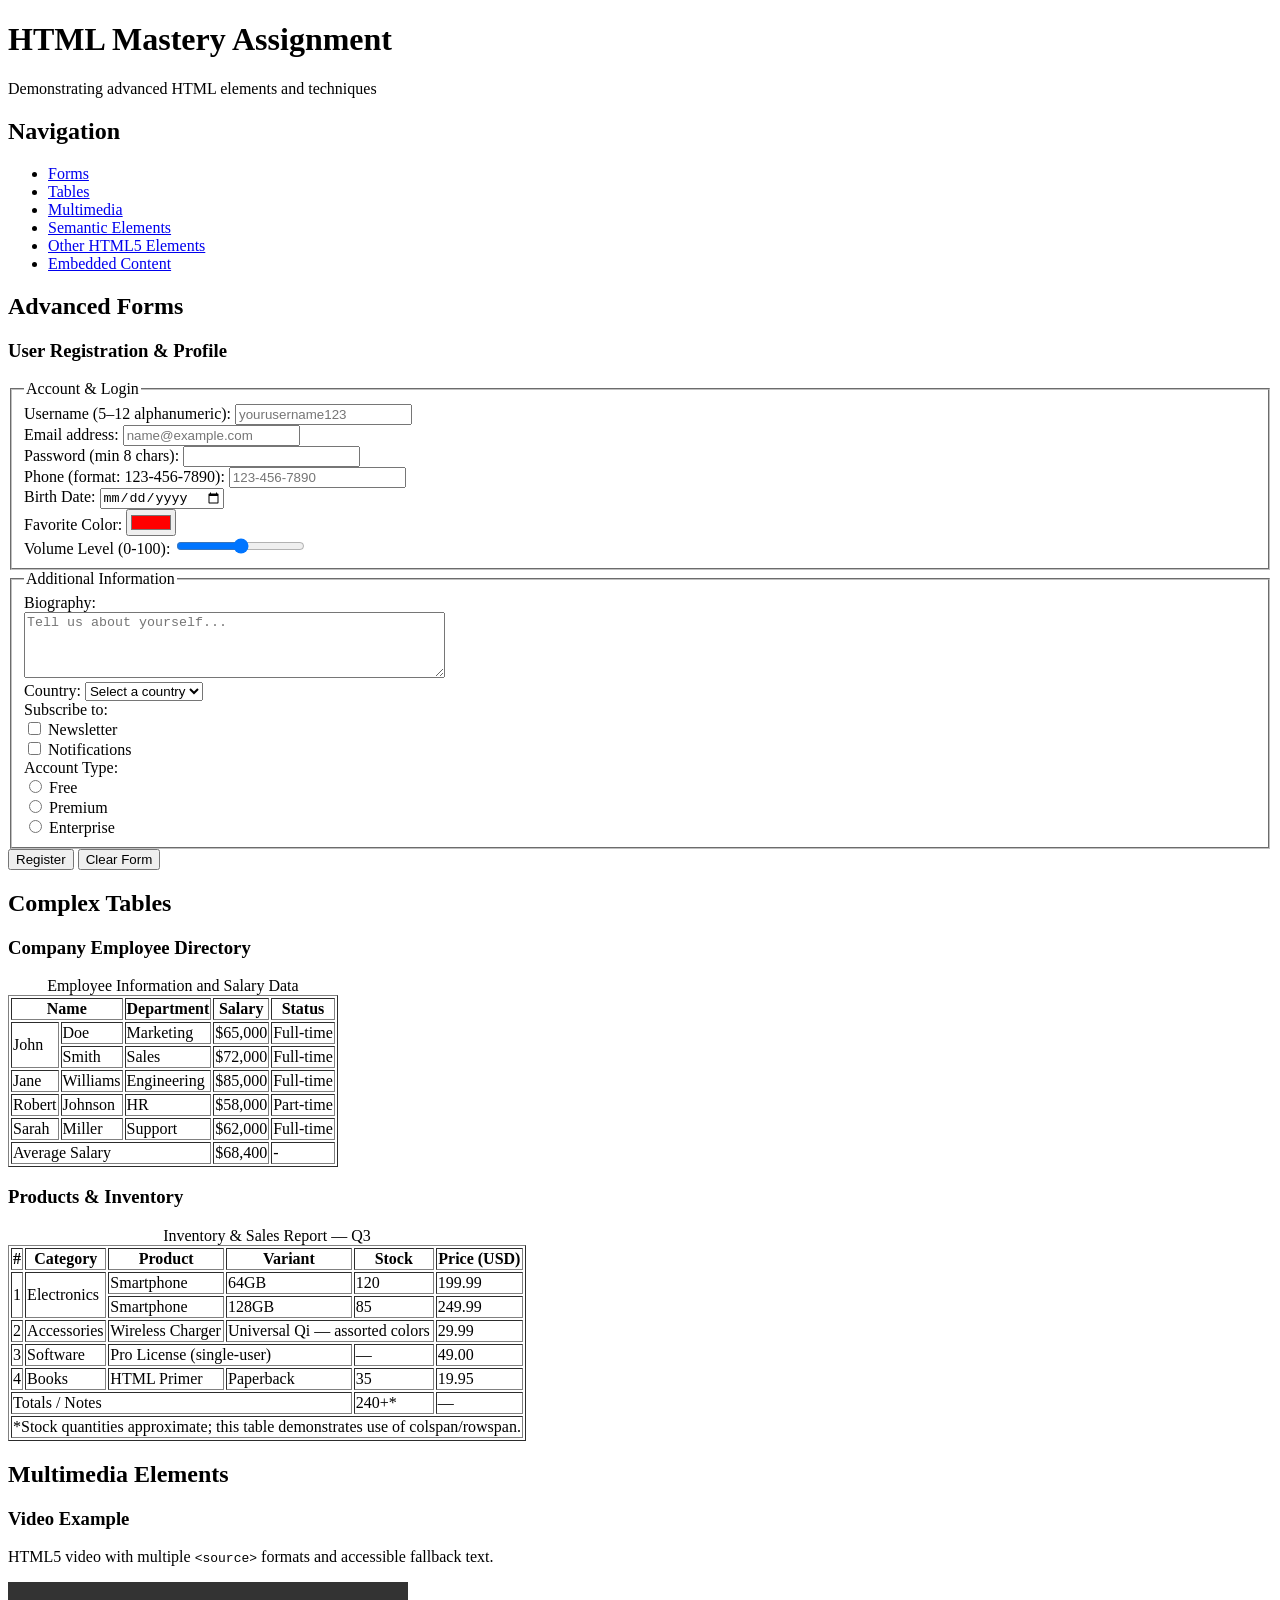
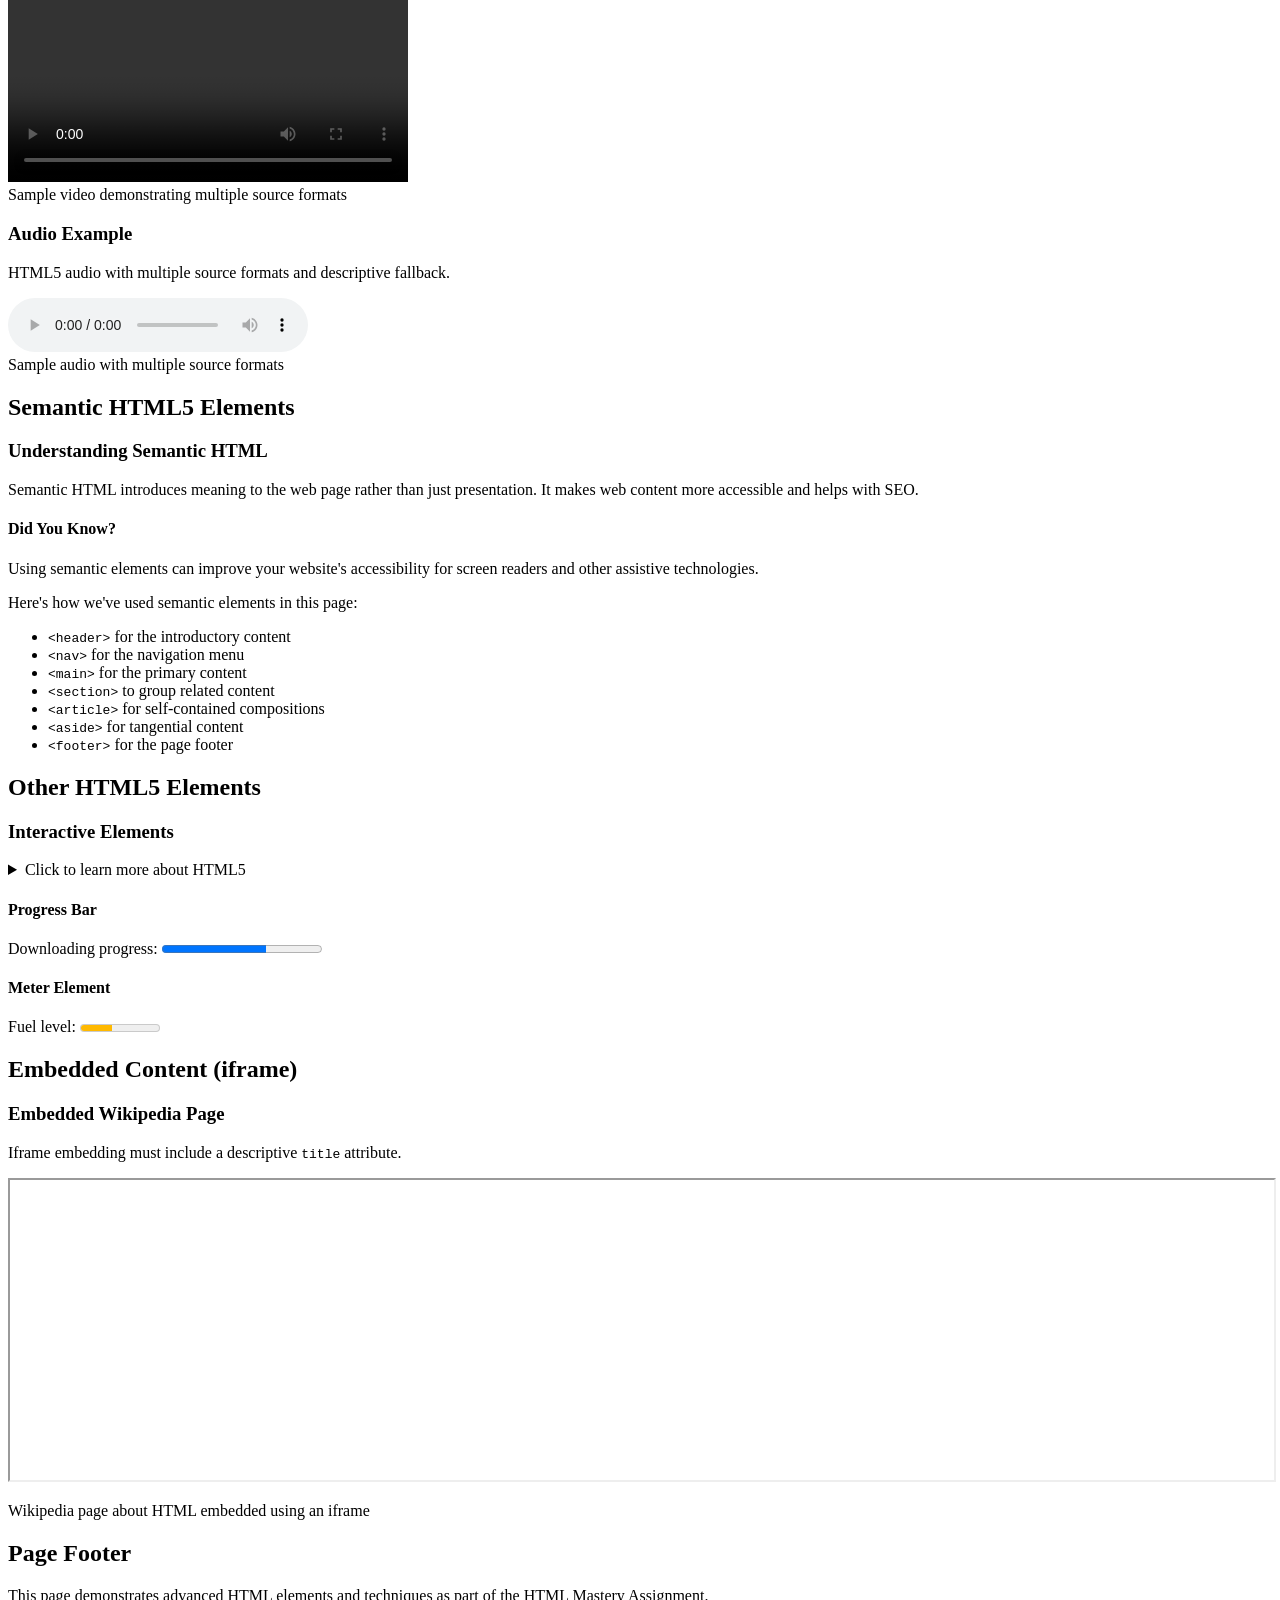
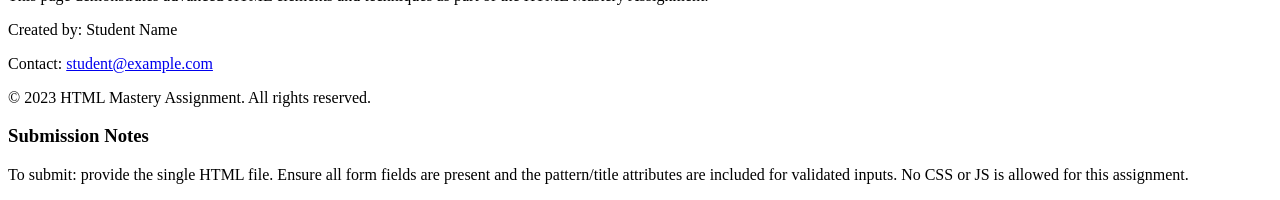
<file: free_web_dev-bootcamp_first_class/week2/assignment/solution.html>
<!DOCTYPE html>
<html lang="en">
<head>
    <meta charset="UTF-8">
    <meta name="viewport" content="width=device-width, initial-scale=1.0">
    <title>HTML Mastery Assignment - Comprehensive Example</title>
    <meta name="description" content="A comprehensive HTML-only page demonstrating advanced HTML elements: forms, tables, multimedia, semantic elements, and accessibility features.">
</head>
<body>
    <!-- HEADER SECTION -->
    <header role="banner">
        <h1 id="page-title">HTML Mastery Assignment</h1>
        <p>Demonstrating advanced HTML elements and techniques</p>

        <nav aria-label="Main navigation">
            <h2>Navigation</h2>
            <ul>
                <li><a href="#forms">Forms</a></li>
                <li><a href="#tables">Tables</a></li>
                <li><a href="#multimedia">Multimedia</a></li>
                <li><a href="#semantics">Semantic Elements</a></li>
                <li><a href="#html5">Other HTML5 Elements</a></li>
                <li><a href="#iframe">Embedded Content</a></li>
            </ul>
        </nav>
    </header>

    <!-- MAIN CONTENT -->
    <main id="main-content" role="main">
        <!-- FORMS SECTION -->
        <section id="forms" aria-labelledby="forms-heading">
            <h2 id="forms-heading">Advanced Forms</h2>
            
            <article aria-labelledby="reg-heading">
                <h3 id="reg-heading">User Registration & Profile</h3>
                <form id="registration" action="#" method="post" enctype="multipart/form-data" autocomplete="on" novalidate>
                    <fieldset>
                        <legend>Account & Login</legend>
                        
                        <label for="username">Username (5–12 alphanumeric):</label>
                        <input type="text" id="username" name="username" required minlength="5" maxlength="12"
                            pattern="[A-Za-z0-9]{5,12}" 
                            title="5 to 12 characters. Letters (A–Z) and numbers only. No spaces or symbols."
                            autocomplete="username" placeholder="yourusername123">
                        <br>
                        
                        <label for="email">Email address:</label>
                        <input type="email" id="email" name="email" required placeholder="name@example.com" autocomplete="email">
                        <br>
                        
                        <label for="password">Password (min 8 chars):</label>
                        <input type="password" id="password" name="password" required minlength="8" 
                            pattern="(?=.*\d)(?=.*[a-z])(?=.*[A-Z]).{8,}" 
                            title="Must contain at least one number, one uppercase and lowercase letter, and at least 8 or more characters"
                            autocomplete="new-password">
                        <br>
                        
                        <label for="phone">Phone (format: 123-456-7890):</label>
                        <input type="tel" id="phone" name="phone" pattern="[0-9]{3}-[0-9]{3}-[0-9]{4}" 
                            title="Format: 123-456-7890" placeholder="123-456-7890" autocomplete="tel">
                        <br>
                        
                        <label for="birthdate">Birth Date:</label>
                        <input type="date" id="birthdate" name="birthdate">
                        <br>
                        
                        <label for="favcolor">Favorite Color:</label>
                        <input type="color" id="favcolor" name="favcolor" value="#ff0000">
                        <br>
                        
                        <label for="volume">Volume Level (0-100):</label>
                        <input type="range" id="volume" name="volume" min="0" max="100">
                        <br>
                    </fieldset>
                    
                    <fieldset>
                        <legend>Additional Information</legend>
                        
                        <label for="bio">Biography:</label><br>
                        <textarea id="bio" name="bio" rows="4" cols="50" placeholder="Tell us about yourself..."></textarea>
                        <br>
                        
                        <label for="country">Country:</label>
                        <select id="country" name="country">
                            <option value="">Select a country</option>
                            <option value="usa">United States</option>
                            <option value="canada">Canada</option>
                            <option value="uk">United Kingdom</option>
                            <option value="australia">Australia</option>
                            <option value="other">Other</option>
                        </select>
                        <br>
                        
                        <label>Subscribe to:</label><br>
                        <input type="checkbox" id="newsletter" name="newsletter" value="yes">
                        <label for="newsletter">Newsletter</label><br>
                        
                        <input type="checkbox" id="notifications" name="notifications" value="yes">
                        <label for="notifications">Notifications</label>
                        <br>
                        
                        <label>Account Type:</label><br>
                        <input type="radio" id="free" name="account-type" value="free">
                        <label for="free">Free</label><br>
                        
                        <input type="radio" id="premium" name="account-type" value="premium">
                        <label for="premium">Premium</label><br>
                        
                        <input type="radio" id="enterprise" name="account-type" value="enterprise">
                        <label for="enterprise">Enterprise</label>
                        <br>
                    </fieldset>
                    
                    <input type="submit" value="Register">
                    <input type="reset" value="Clear Form">
                </form>
            </article>
        </section>

        <!-- TABLES SECTION -->
        <section id="tables" aria-labelledby="tables-heading">
            <h2 id="tables-heading">Complex Tables</h2>
            
            <article aria-labelledby="employee-heading">
                <h3 id="employee-heading">Company Employee Directory</h3>
                <table border="1" summary="Employee directory showing names, departments, salaries and status">
                    <caption>Employee Information and Salary Data</caption>
                    <thead>
                        <tr>
                            <th scope="col" colspan="2">Name</th>
                            <th scope="col">Department</th>
                            <th scope="col">Salary</th>
                            <th scope="col">Status</th>
                        </tr>
                    </thead>
                    <tbody>
                        <tr>
                            <td rowspan="2">John</td>
                            <td>Doe</td>
                            <td>Marketing</td>
                            <td>$65,000</td>
                            <td>Full-time</td>
                        </tr>
                        <tr>
                            <td>Smith</td>
                            <td>Sales</td>
                            <td>$72,000</td>
                            <td>Full-time</td>
                        </tr>
                        <tr>
                            <td>Jane</td>
                            <td>Williams</td>
                            <td>Engineering</td>
                            <td>$85,000</td>
                            <td>Full-time</td>
                        </tr>
                        <tr>
                            <td>Robert</td>
                            <td>Johnson</td>
                            <td>HR</td>
                            <td>$58,000</td>
                            <td>Part-time</td>
                        </tr>
                        <tr>
                            <td>Sarah</td>
                            <td>Miller</td>
                            <td>Support</td>
                            <td>$62,000</td>
                            <td>Full-time</td>
                        </tr>
                    </tbody>
                    <tfoot>
                        <tr>
                            <td colspan="3">Average Salary</td>
                            <td>$68,400</td>
                            <td>-</td>
                        </tr>
                    </tfoot>
                </table>
            </article>
            
            <article aria-labelledby="inventory-heading">
                <h3 id="inventory-heading">Products & Inventory</h3>
                <table border="1" summary="Product inventory showing categories, variants, and summary totals">
                    <caption>Inventory & Sales Report — Q3</caption>
                    <thead>
                        <tr>
                            <th scope="col">#</th>
                            <th scope="col">Category</th>
                            <th scope="col">Product</th>
                            <th scope="col">Variant</th>
                            <th scope="col">Stock</th>
                            <th scope="col">Price (USD)</th>
                        </tr>
                    </thead>
                    <tbody>
                        <tr>
                            <td rowspan="2">1</td>
                            <td rowspan="2">Electronics</td>
                            <td>Smartphone</td>
                            <td>64GB</td>
                            <td>120</td>
                            <td>199.99</td>
                        </tr>
                        <tr>
                            <td>Smartphone</td>
                            <td>128GB</td>
                            <td>85</td>
                            <td>249.99</td>
                        </tr>
                        <tr>
                            <td>2</td>
                            <td>Accessories</td>
                            <td>Wireless Charger</td>
                            <td colspan="2">Universal Qi — assorted colors</td>
                            <td>29.99</td>
                        </tr>
                        <tr>
                            <td>3</td>
                            <td>Software</td>
                            <td colspan="2">Pro License (single-user)</td>
                            <td>—</td>
                            <td>49.00</td>
                        </tr>
                        <tr>
                            <td>4</td>
                            <td>Books</td>
                            <td>HTML Primer</td>
                            <td>Paperback</td>
                            <td>35</td>
                            <td>19.95</td>
                        </tr>
                    </tbody>
                    <tfoot>
                        <tr>
                            <td colspan="4">Totals / Notes</td>
                            <td>240+*</td>
                            <td>—</td>
                        </tr>
                        <tr>
                            <td colspan="6">*Stock quantities approximate; this table demonstrates use of colspan/rowspan.</td>
                        </tr>
                    </tfoot>
                </table>
            </article>
        </section>

        <!-- MULTIMEDIA SECTION -->
        <section id="multimedia" aria-labelledby="multimedia-heading">
            <h2 id="multimedia-heading">Multimedia Elements</h2>
            
            <article aria-labelledby="video-heading">
                <h3 id="video-heading">Video Example</h3>
                <p>HTML5 video with multiple <code>&lt;source&gt;</code> formats and accessible fallback text.</p>
                <video width="400" controls preload="metadata" aria-describedby="video-desc">
                    <source src="https://www.w3schools.com/html/mov_bbb.mp4" type="video/mp4">
                    <source src="https://www.w3schools.com/html/mov_bbb.ogg" type="video/ogg">
                    Your browser does not support the video tag.
                </video>
                <div id="video-desc">Sample video demonstrating multiple source formats</div>
            </article>
            
            <article aria-labelledby="audio-heading">
                <h3 id="audio-heading">Audio Example</h3>
                <p>HTML5 audio with multiple source formats and descriptive fallback.</p>
                <audio controls preload="metadata" aria-describedby="audio-desc">
                    <source src="https://www.w3schools.com/html/horse.ogg" type="audio/ogg">
                    <source src="https://www.w3schools.com/html/horse.mp3" type="audio/mpeg">
                    Your browser does not support the audio element.
                </audio>
                <div id="audio-desc">Sample audio with multiple source formats</div>
            </article>
        </section>

        <!-- SEMANTIC ELEMENTS SECTION -->
        <section id="semantics" aria-labelledby="semantics-heading">
            <h2 id="semantics-heading">Semantic HTML5 Elements</h2>
            
            <article aria-labelledby="semantic-article-heading">
                <h3 id="semantic-article-heading">Understanding Semantic HTML</h3>
                <p>Semantic HTML introduces meaning to the web page rather than just presentation. It makes web content more accessible and helps with SEO.</p>
                
                <aside>
                    <h4>Did You Know?</h4>
                    <p>Using semantic elements can improve your website's accessibility for screen readers and other assistive technologies.</p>
                </aside>
                
                <p>Here's how we've used semantic elements in this page:</p>
                <ul>
                    <li><code>&lt;header&gt;</code> for the introductory content</li>
                    <li><code>&lt;nav&gt;</code> for the navigation menu</li>
                    <li><code>&lt;main&gt;</code> for the primary content</li>
                    <li><code>&lt;section&gt;</code> to group related content</li>
                    <li><code>&lt;article&gt;</code> for self-contained compositions</li>
                    <li><code>&lt;aside&gt;</code> for tangential content</li>
                    <li><code>&lt;footer&gt;</code> for the page footer</li>
                </ul>
            </article>
        </section>

        <!-- OTHER HTML5 ELEMENTS SECTION -->
        <section id="html5" aria-labelledby="html5-heading">
            <h2 id="html5-heading">Other HTML5 Elements</h2>
            
            <article aria-labelledby="interactive-heading">
                <h3 id="interactive-heading">Interactive Elements</h3>
                
                <details>
                    <summary>Click to learn more about HTML5</summary>
                    <p>HTML5 is the latest evolution of the standard that defines HTML. It includes new elements, attributes, and behaviors, and a larger set of technologies that allows more diverse and powerful websites and applications.</p>
                </details>
                
                <h4>Progress Bar</h4>
                <label for="file">Downloading progress:</label>
                <progress id="file" value="65" max="100">65%</progress>
                
                <h4>Meter Element</h4>
                <label for="fuel">Fuel level:</label>
                <meter id="fuel" min="0" max="100" low="33" high="66" optimum="80" value="40">40 out of 100</meter>
            </article>
        </section>

        <!-- IFRAME SECTION -->
        <section id="iframe" aria-labelledby="iframe-heading">
            <h2 id="iframe-heading">Embedded Content (iframe)</h2>
            
            <article aria-labelledby="iframe-article-heading">
                <h3 id="iframe-article-heading">Embedded Wikipedia Page</h3>
                <p>Iframe embedding must include a descriptive <code>title</code> attribute.</p>
                <iframe src="https://en.wikipedia.org/wiki/HTML" width="100%" height="300" title="Wikipedia page about HTML">
                    <p>Your browser does not support iframes.</p>
                </iframe>
                <p>Wikipedia page about HTML embedded using an iframe</p>
            </article>
        </section>
    </main>

    <!-- FOOTER -->
    <footer role="contentinfo">
        <h2>Page Footer</h2>
        <p>This page demonstrates advanced HTML elements and techniques as part of the HTML Mastery Assignment.</p>
        <p>Created by: Student Name</p>
        <p>Contact: <a href="mailto:student@example.com">student@example.com</a></p>
        <p>&copy; 2023 HTML Mastery Assignment. All rights reserved.</p>
        
        <section>
            <h3>Submission Notes</h3>
            <p>To submit: provide the single HTML file. Ensure all form fields are present and the pattern/title attributes are included for validated inputs. No CSS or JS is allowed for this assignment.</p>
        </section>
    </footer>
</body>
</html>
</file>
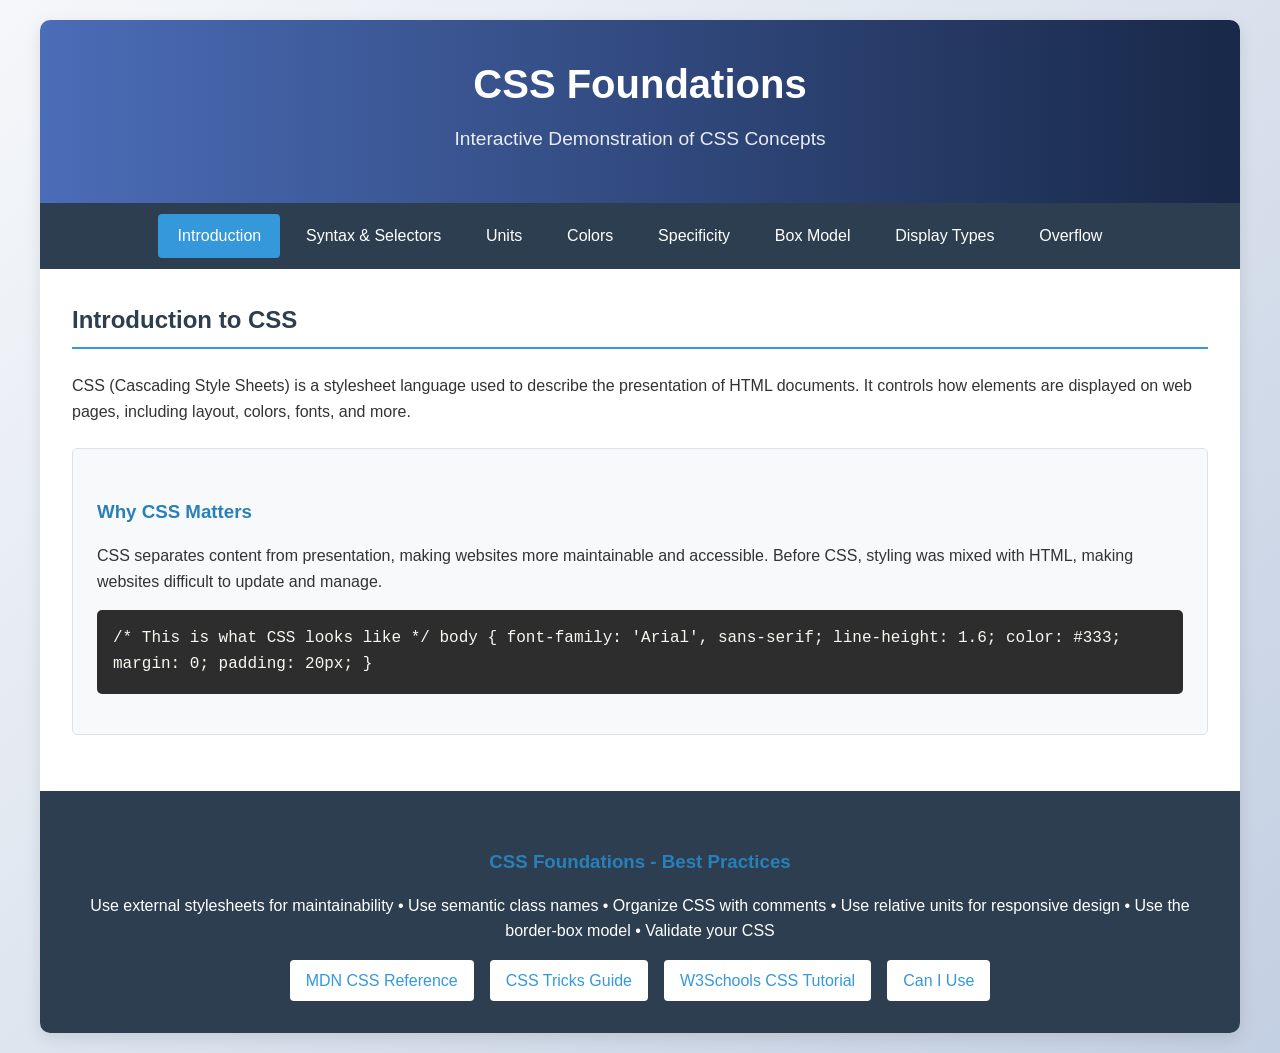
<file: free_web_dev-bootcamp_first_class/week3/saturday/demo.html>
<!DOCTYPE html>
<html lang="en">
  <head>
    <meta charset="UTF-8" />
    <meta name="viewport" content="width=device-width, initial-scale=1.0" />
    <title>CSS Foundations - Interactive Demo</title>
    <style>
      /* Base styles */
      * {
        box-sizing: border-box;
        margin: 0;
        padding: 0;
      }

      body {
        font-family: "Segoe UI", Tahoma, Geneva, Verdana, sans-serif;
        line-height: 1.6;
        color: #333;
        background: linear-gradient(135deg, #f5f7fa 0%, #c3cfe2 100%);
        padding: 20px;
      }

      .container {
        max-width: 1200px;
        margin: 0 auto;
        background: white;
        border-radius: 10px;
        box-shadow: 0 5px 15px rgba(0, 0, 0, 0.1);
        overflow: hidden;
      }

      header {
        background: linear-gradient(90deg, #4b6cb7 0%, #182848 100%);
        color: white;
        padding: 2rem;
        text-align: center;
      }

      h1 {
        font-size: 2.5rem;
        margin-bottom: 0.5rem;
      }

      .subtitle {
        font-size: 1.2rem;
        opacity: 0.9;
      }

      nav {
        background: #2c3e50;
        display: flex;
        justify-content: center;
        flex-wrap: wrap;
        padding: 0.5rem;
        position: sticky;
        top: 0;
        z-index: 100;
      }

      nav button {
        background: transparent;
        border: none;
        color: white;
        padding: 0.8rem 1.2rem;
        cursor: pointer;
        font-size: 1rem;
        transition: background 0.3s;
        border-radius: 4px;
        margin: 0.2rem;
      }

      nav button:hover {
        background: rgba(255, 255, 255, 0.1);
      }

      nav button.active {
        background: #3498db;
      }

      .content-section {
        padding: 2rem;
        display: none;
      }

      .content-section.active {
        display: block;
        animation: fadeIn 0.5s ease;
      }

      @keyframes fadeIn {
        from {
          opacity: 0;
          transform: translateY(10px);
        }
        to {
          opacity: 1;
          transform: translateY(0);
        }
      }

      h2 {
        color: #2c3e50;
        margin-bottom: 1.5rem;
        padding-bottom: 0.5rem;
        border-bottom: 2px solid #3498db;
      }

      h3 {
        color: #2980b9;
        margin: 1.5rem 0 1rem;
      }

      p {
        margin-bottom: 1rem;
      }

      .demo-box {
        background: #f8f9fa;
        border: 1px solid #dee2e6;
        border-radius: 5px;
        padding: 1.5rem;
        margin: 1.5rem 0;
      }

      .code-block {
        background: #2d2d2d;
        color: #f8f8f2;
        padding: 1rem;
        border-radius: 5px;
        margin: 1rem 0;
        overflow-x: auto;
        font-family: "Consolas", monospace;
      }

      .interactive-demo {
        display: flex;
        flex-wrap: wrap;
        gap: 1rem;
        margin: 1.5rem 0;
      }

      .demo-item {
        flex: 1;
        min-width: 250px;
        background: white;
        padding: 1rem;
        border-radius: 5px;
        box-shadow: 0 2px 5px rgba(0, 0, 0, 0.1);
      }

      .controls {
        margin: 1rem 0;
        display: flex;
        flex-wrap: wrap;
        gap: 0.5rem;
      }

      .controls button,
      .controls select {
        padding: 0.5rem 1rem;
        background: #3498db;
        color: white;
        border: none;
        border-radius: 4px;
        cursor: pointer;
        transition: background 0.3s;
      }

      .controls button:hover,
      .controls select:hover {
        background: #2980b9;
      }

      .visualization {
        height: 200px;
        border: 1px solid #ddd;
        margin: 1rem 0;
        position: relative;
        background: #f8f9fa;
        overflow: hidden;
      }

      .box-model-demo {
        width: 200px;
        height: 100px;
        margin: 50px auto;
        padding: 20px;
        border: 5px solid #3498db;
        background: #e74c3c;
        color: white;
        text-align: center;
        line-height: 100px;
      }

      .color-demo {
        display: flex;
        flex-wrap: wrap;
        gap: 10px;
        margin: 1rem 0;
      }

      .color-box {
        width: 100px;
        height: 100px;
        display: flex;
        align-items: center;
        justify-content: center;
        border-radius: 5px;
        color: white;
        font-weight: bold;
        text-shadow: 1px 1px 2px rgba(0, 0, 0, 0.7);
      }

      .unit-demo {
        display: flex;
        flex-direction: column;
        gap: 10px;
        margin: 1rem 0;
      }

      .unit-box {
        height: 40px;
        background: #3498db;
        color: white;
        display: flex;
        align-items: center;
        padding: 0 10px;
        border-radius: 4px;
      }

      .selector-demo p {
        padding: 10px;
        margin: 5px 0;
      }

      .selector-demo .highlight {
        background: yellow;
      }

      .selector-demo #special {
        font-weight: bold;
        color: purple;
      }

      .selector-demo [data-type="example"] {
        border-left: 3px solid green;
        padding-left: 15px;
      }

      .display-demo {
        margin: 1rem 0;
      }

      .display-box {
        padding: 10px;
        margin: 5px;
        background: #3498db;
        color: white;
      }

      .display-box.block {
        display: block;
      }

      .display-box.inline {
        display: inline;
      }

      .display-box.inline-block {
        display: inline-block;
        width: 150px;
      }

      .overflow-demo {
        height: 100px;
        width: 200px;
        border: 1px solid #ddd;
        margin: 1rem 0;
        padding: 10px;
      }

      footer {
        text-align: center;
        padding: 2rem;
        background: #2c3e50;
        color: white;
      }

      .resources {
        display: flex;
        flex-wrap: wrap;
        gap: 1rem;
        justify-content: center;
        margin-top: 1rem;
      }

      .resources a {
        color: #3498db;
        text-decoration: none;
        padding: 0.5rem 1rem;
        background: white;
        border-radius: 4px;
        transition: background 0.3s;
      }

      .resources a:hover {
        background: #f8f9fa;
      }

      @media (max-width: 768px) {
        nav {
          flex-direction: column;
          align-items: center;
        }

        nav button {
          width: 100%;
          margin: 0.2rem 0;
        }

        .interactive-demo {
          flex-direction: column;
        }
      }
    </style>
  </head>
  <body>
    <div class="container">
      <header>
        <h1>CSS Foundations</h1>
        <p class="subtitle">Interactive Demonstration of CSS Concepts</p>
      </header>

      <nav>
        <button class="nav-btn active" data-target="intro">Introduction</button>
        <button class="nav-btn" data-target="syntax">Syntax & Selectors</button>
        <button class="nav-btn" data-target="units">Units</button>
        <button class="nav-btn" data-target="colors">Colors</button>
        <button class="nav-btn" data-target="specificity">Specificity</button>
        <button class="nav-btn" data-target="box-model">Box Model</button>
        <button class="nav-btn" data-target="display">Display Types</button>
        <button class="nav-btn" data-target="overflow">Overflow</button>
      </nav>

      <main>
        <section id="intro" class="content-section active">
          <h2>Introduction to CSS</h2>
          <p>
            CSS (Cascading Style Sheets) is a stylesheet language used to
            describe the presentation of HTML documents. It controls how
            elements are displayed on web pages, including layout, colors,
            fonts, and more.
          </p>

          <div class="demo-box">
            <h3>Why CSS Matters</h3>
            <p>
              CSS separates content from presentation, making websites more
              maintainable and accessible. Before CSS, styling was mixed with
              HTML, making websites difficult to update and manage.
            </p>

            <div class="code-block">
              /* This is what CSS looks like */ body { font-family: 'Arial',
              sans-serif; line-height: 1.6; color: #333; margin: 0; padding:
              20px; }
            </div>
          </div>
        </section>

        <section id="syntax" class="content-section">
          <h2>CSS Syntax & Selectors</h2>
          <p>
            CSS rules consist of selectors and declarations. Selectors target
            HTML elements, and declarations define how those elements should be
            styled.
          </p>

          <div class="code-block">
            /* Basic CSS Syntax */ selector { property: value; another-property:
            value; } /* Example */ h1 { color: blue; font-size: 2rem; }
          </div>

          <h3>Types of Selectors</h3>
          <div class="demo-box selector-demo">
            <p>This is a paragraph selected by element selector.</p>
            <p class="highlight">This paragraph has a class.</p>
            <p id="special">This paragraph has an ID.</p>
            <p data-type="example">This paragraph has a data attribute.</p>
            <a href="#">This link changes on hover</a>
          </div>

          <div class="controls">
            <button onclick="toggleSelectorExplanation()">
              Toggle Selector Explanation
            </button>
          </div>

          <div id="selector-explanation" style="display: none">
            <p>
              <strong>Element selector</strong>: <code>p { }</code> - selects
              all <code>&lt;p&gt;</code> elements
            </p>
            <p>
              <strong>Class selector</strong>: <code>.class-name { }</code> -
              selects elements with <code>class="class-name"</code>
            </p>
            <p>
              <strong>ID selector</strong>: <code>#id-name { }</code> - selects
              element with <code>id="id-name"</code>
            </p>
            <p>
              <strong>Universal selector</strong>: <code>* { }</code> - selects
              all elements
            </p>
            <p>
              <strong>Attribute selector</strong>:
              <code>[type="text"] { }</code> - selects elements with specific
              attributes
            </p>
            <p>
              <strong>Pseudo-classes</strong>: <code>a:hover { }</code> -
              selects elements in a specific state
            </p>
          </div>
        </section>

        <section id="units" class="content-section">
          <h2>CSS Units</h2>
          <p>
            CSS provides various units for expressing length and size.
            Understanding these units is crucial for creating responsive
            designs.
          </p>

          <h3>Absolute Units</h3>
          <p>
            <strong>px (pixels)</strong> - Fixed size unit (1px = 1/96th of 1in)
          </p>

          <h3>Relative Units</h3>
          <p><strong>%</strong> - Percentage relative to parent element</p>
          <p><strong>em</strong> - Relative to the font-size of the element</p>
          <p>
            <strong>rem</strong> - Relative to the font-size of the root element
          </p>
          <p><strong>vw</strong> - 1% of the viewport's width</p>
          <p><strong>vh</strong> - 1% of the viewport's height</p>

          <div class="unit-demo">
            <div class="unit-box" style="width: 200px">200px width</div>
            <div class="unit-box" style="width: 50%">50% width</div>
            <div class="unit-box" style="width: 50vw">50vw width</div>
            <div class="unit-box" style="font-size: 2em">2em font size</div>
            <div class="unit-box" style="font-size: 2rem">2rem font size</div>
          </div>

          <div class="controls">
            <button onclick="changeBaseFontSize('increase')">
              Increase Base Font Size
            </button>
            <button onclick="changeBaseFontSize('decrease')">
              Decrease Base Font Size
            </button>
            <button onclick="changeBaseFontSize('reset')">
              Reset Font Size
            </button>
          </div>
        </section>

        <section id="colors" class="content-section">
          <h2>Colors in CSS</h2>
          <p>
            CSS provides multiple ways to specify colors, from basic color names
            to advanced gradient functions.
          </p>

          <h3>Color Representation Methods</h3>
          <div class="color-demo">
            <div class="color-box" style="background-color: red">Keyword</div>
            <div class="color-box" style="background-color: #ff0000">HEX</div>
            <div class="color-box" style="background-color: rgb(255, 0, 0)">
              RGB
            </div>
            <div
              class="color-box"
              style="background-color: rgba(255, 0, 0, 0.7)"
            >
              RGBA
            </div>
            <div class="color-box" style="background-color: hsl(0, 100%, 50%)">
              HSL
            </div>
            <div
              class="color-box"
              style="background-color: hsla(0, 100%, 50%, 0.7)"
            >
              HSLA
            </div>
          </div>

          <h3>Gradients</h3>
          <div class="color-demo">
            <div
              class="color-box"
              style="background: linear-gradient(to right, red, blue)"
            >
              Linear Gradient
            </div>
            <div
              class="color-box"
              style="background: radial-gradient(circle, red, blue)"
            >
              Radial Gradient
            </div>
          </div>

          <div class="code-block">
            .linear-gradient { background: linear-gradient(to right, red, blue);
            } .radial-gradient { background: radial-gradient(circle, red, blue);
            }
          </div>

          <div class="controls">
            <button onclick="randomizeColors()">Randomize Colors</button>
          </div>
        </section>

        <section id="specificity" class="content-section">
          <h2>Inheritance, Cascade & Specificity</h2>

          <h3>Inheritance</h3>
          <p>
            Some CSS properties inherit values from their parent elements (e.g.,
            <code>color</code>, <code>font-family</code>), while others don't
            (e.g., <code>border</code>, <code>margin</code>).
          </p>

          <h3>Cascade</h3>
          <p>
            When multiple rules apply to the same element, CSS follows a cascade
            order:
          </p>
          <ol>
            <li>Importance (<code>!important</code>)</li>
            <li>Specificity</li>
            <li>Source order (later rules override earlier ones)</li>
          </ol>

          <h3>Specificity</h3>
          <p>The algorithm browsers use to determine which CSS rule applies:</p>
          <ol>
            <li>Inline styles (1000)</li>
            <li>IDs (100)</li>
            <li>Classes, attributes, pseudo-classes (10)</li>
            <li>Elements, pseudo-elements (1)</li>
          </ol>

          <p>
            Example: <code>#nav .item.active</code> has specificity 100 + 10 +
            10 = 120
          </p>

          <div class="demo-box">
            <div id="specificity-demo">
              <p class="text" id="unique">
                This text demonstrates specificity.
              </p>
            </div>
          </div>

          <div class="controls">
            <button onclick="applyInlineStyle()">
              Apply Inline Style (1000)
            </button>
            <button onclick="applyIdStyle()">Apply ID Style (100)</button>
            <button onclick="applyClassStyle()">Apply Class Style (10)</button>
            <button onclick="applyElementStyle()">
              Apply Element Style (1)
            </button>
            <button onclick="resetSpecificityDemo()">Reset Styles</button>
          </div>
        </section>

        <section id="box-model" class="content-section">
          <h2>Box Model</h2>
          <p>
            Every element is represented as a rectangular box with these
            components:
          </p>
          <ul>
            <li><strong>Content</strong>: The actual content of the element</li>
            <li><strong>Padding</strong>: Space between content and border</li>
            <li><strong>Border</strong>: Line around the padding</li>
            <li>
              <strong>Margin</strong>: Space outside the border, between
              elements
            </li>
          </ul>

          <div class="visualization">
            <div class="box-model-demo">Content Box</div>
          </div>

          <h3>Box-Sizing</h3>
          <p>
            The <code>box-sizing</code> property defines how the width and
            height of elements are calculated:
          </p>
          <ul>
            <li>
              <code>content-box</code> (default): Width/height = content only
            </li>
            <li>
              <code>border-box</code>: Width/height = content + padding + border
            </li>
          </ul>

          <div class="code-block">
            * { box-sizing: border-box; /* Recommended practice */ }
          </div>

          <div class="controls">
            <button onclick="toggleBoxSizing()">Toggle Box-Sizing</button>
            <button onclick="adjustBoxProperty('padding')">
              Adjust Padding
            </button>
            <button onclick="adjustBoxProperty('border')">Adjust Border</button>
            <button onclick="adjustBoxProperty('margin')">Adjust Margin</button>
            <button onclick="resetBoxModel()">Reset Box Model</button>
          </div>
        </section>

        <section id="display" class="content-section">
          <h2>Display Types</h2>
          <p>
            The display property specifies the display behavior of an element.
          </p>

          <ul>
            <li>
              <strong>Block</strong>: Elements take full width, create new line
              (div, p, h1-h6)
            </li>
            <li>
              <strong>Inline</strong>: Elements flow in text, respect left/right
              margins (span, a, strong)
            </li>
            <li>
              <strong>Inline-block</strong>: Like inline but respects
              width/height (input, button, select)
            </li>
            <li>
              <strong>None</strong>: Element is completely removed from layout
            </li>
          </ul>

          <div class="display-demo">
            <div class="display-box block">Block Element</div>
            <span class="display-box inline">Inline Element</span>
            <span class="display-box inline-block">Inline-Block Element</span>
          </div>

          <div class="controls">
            <button onclick="toggleDisplayType()">Toggle Display Types</button>
          </div>
        </section>

        <section id="overflow" class="content-section">
          <h2>Overflow</h2>
          <p>Controls what happens when content overflows its container:</p>

          <ul>
            <li><code>visible</code> (default): Content is not clipped</li>
            <li><code>hidden</code>: Content is clipped, no scrollbars</li>
            <li><code>scroll</code>: Always show scrollbars</li>
            <li><code>auto</code>: Show scrollbars only when needed</li>
          </ul>

          <div class="interactive-demo">
            <div class="demo-item">
              <h3>Visible (default)</h3>
              <div class="overflow-demo" style="overflow: visible">
                <p>
                  This content overflows its container but remains visible
                  outside the box boundaries.
                </p>
              </div>
            </div>

            <div class="demo-item">
              <h3>Hidden</h3>
              <div class="overflow-demo" style="overflow: hidden">
                <p>
                  This content overflows its container but is clipped and hidden
                  from view.
                </p>
              </div>
            </div>

            <div class="demo-item">
              <h3>Scroll</h3>
              <div class="overflow-demo" style="overflow: scroll">
                <p>
                  This content overflows its container and shows scrollbars
                  regardless of need.
                </p>
              </div>
            </div>

            <div class="demo-item">
              <h3>Auto</h3>
              <div class="overflow-demo" style="overflow: auto">
                <p>
                  This content overflows its container and shows scrollbars only
                  when needed.
                </p>
              </div>
            </div>
          </div>

          <div class="controls">
            <button onclick="toggleOverflowContent()">
              Toggle Overflow Content
            </button>
          </div>
        </section>
      </main>

      <footer>
        <h3>CSS Foundations - Best Practices</h3>
        <p>
          Use external stylesheets for maintainability • Use semantic class
          names • Organize CSS with comments • Use relative units for responsive
          design • Use the border-box model • Validate your CSS
        </p>

        <div class="resources">
          <a
            href="https://developer.mozilla.org/en-US/docs/Web/CSS/Reference"
            target="_blank"
            >MDN CSS Reference</a
          >
          <a href="https://css-tricks.com/guides/" target="_blank"
            >CSS Tricks Guide</a
          >
          <a href="https://www.w3schools.com/css/" target="_blank"
            >W3Schools CSS Tutorial</a
          >
          <a href="https://caniuse.com/" target="_blank">Can I Use</a>
        </div>
      </footer>
    </div>

    <script>
      // Navigation functionality
      document.querySelectorAll(".nav-btn").forEach((button) => {
        button.addEventListener("click", () => {
          // Remove active class from all buttons and sections
          document
            .querySelectorAll(".nav-btn")
            .forEach((btn) => btn.classList.remove("active"));
          document
            .querySelectorAll(".content-section")
            .forEach((section) => section.classList.remove("active"));

          // Add active class to clicked button and corresponding section
          button.classList.add("active");
          document
            .getElementById(button.dataset.target)
            .classList.add("active");
        });
      });

      // Toggle selector explanation
      function toggleSelectorExplanation() {
        const explanation = document.getElementById("selector-explanation");
        explanation.style.display =
          explanation.style.display === "none" ? "block" : "none";
      }

      // Change base font size for relative units demo
      function changeBaseFontSize(action) {
        const html = document.documentElement;
        let currentSize = parseFloat(getComputedStyle(html).fontSize);

        if (action === "increase") {
          html.style.fontSize = currentSize + 2 + "px";
        } else if (action === "decrease") {
          html.style.fontSize = currentSize - 2 + "px";
        } else {
          html.style.fontSize = "16px";
        }
      }

      // Randomize colors in color demo
      function randomizeColors() {
        document.querySelectorAll(".color-demo .color-box").forEach((box) => {
          const randomColor =
            "#" + Math.floor(Math.random() * 16777215).toString(16);
          const randomColor2 =
            "#" + Math.floor(Math.random() * 16777215).toString(16);

          if (box.textContent === "Linear Gradient") {
            box.style.background = `linear-gradient(to right, ${randomColor}, ${randomColor2})`;
          } else if (box.textContent === "Radial Gradient") {
            box.style.background = `radial-gradient(circle, ${randomColor}, ${randomColor2})`;
          } else {
            box.style.backgroundColor = randomColor;
          }
        });
      }

      // Specificity demo functions
      function applyInlineStyle() {
        document.getElementById("unique").style.color = "red";
        document.getElementById("unique").style.fontWeight = "bold";
      }

      function applyIdStyle() {
        const style = document.createElement("style");
        style.textContent = "#unique { color: green; font-style: italic; }";
        document.head.appendChild(style);
      }

      function applyClassStyle() {
        const style = document.createElement("style");
        style.textContent =
          ".text { color: blue; text-decoration: underline; }";
        document.head.appendChild(style);
      }

      function applyElementStyle() {
        const style = document.createElement("style");
        style.textContent = "p { color: orange; letter-spacing: 2px; }";
        document.head.appendChild(style);
      }

      function resetSpecificityDemo() {
        document.getElementById("unique").removeAttribute("style");
        document.querySelectorAll("style").forEach((style) => {
          if (
            style.textContent.includes("#unique") ||
            style.textContent.includes(".text") ||
            style.textContent.includes("p {")
          ) {
            style.remove();
          }
        });
      }

      // Box model demo functions
      function toggleBoxSizing() {
        const box = document.querySelector(".box-model-demo");
        if (box.style.boxSizing === "border-box") {
          box.style.boxSizing = "content-box";
          box.textContent = "Content Box (content-box)";
        } else {
          box.style.boxSizing = "border-box";
          box.textContent = "Border Box (border-box)";
        }
      }

      function adjustBoxProperty(property) {
        const box = document.querySelector(".box-model-demo");
        const currentValue = parseInt(getComputedStyle(box)[property]) || 0;

        if (property === "padding") {
          box.style.padding = currentValue + 5 + "px";
        } else if (property === "border") {
          box.style.borderWidth = currentValue + 1 + "px";
        } else if (property === "margin") {
          box.style.margin = currentValue + 5 + "px";
        }
      }

      function resetBoxModel() {
        const box = document.querySelector(".box-model-demo");
        box.style.padding = "20px";
        box.style.borderWidth = "5px";
        box.style.margin = "50px auto";
        box.style.boxSizing = "content-box";
        box.textContent = "Content Box";
      }

      // Display type demo functions
      function toggleDisplayType() {
        const boxes = document.querySelectorAll(".display-box");
        boxes.forEach((box) => {
          if (box.style.display === "none") {
            box.style.display = "";
          } else {
            box.style.display = "none";
          }
        });
      }

      // Overflow demo functions
      function toggleOverflowContent() {
        const overflowDemos = document.querySelectorAll(".overflow-demo");
        overflowDemos.forEach((demo) => {
          if (demo.querySelectorAll("p").length === 1) {
            const extraContent = document.createElement("p");
            extraContent.textContent =
              "This is additional content that will cause overflow in the container. It demonstrates how different overflow values handle content that exceeds the container boundaries.";
            demo.appendChild(extraContent);
          } else {
            demo
              .querySelectorAll("p:not(:first-child)")
              .forEach((p) => p.remove());
          }
        });
      }
    </script>
  </body>
</html>
</file>
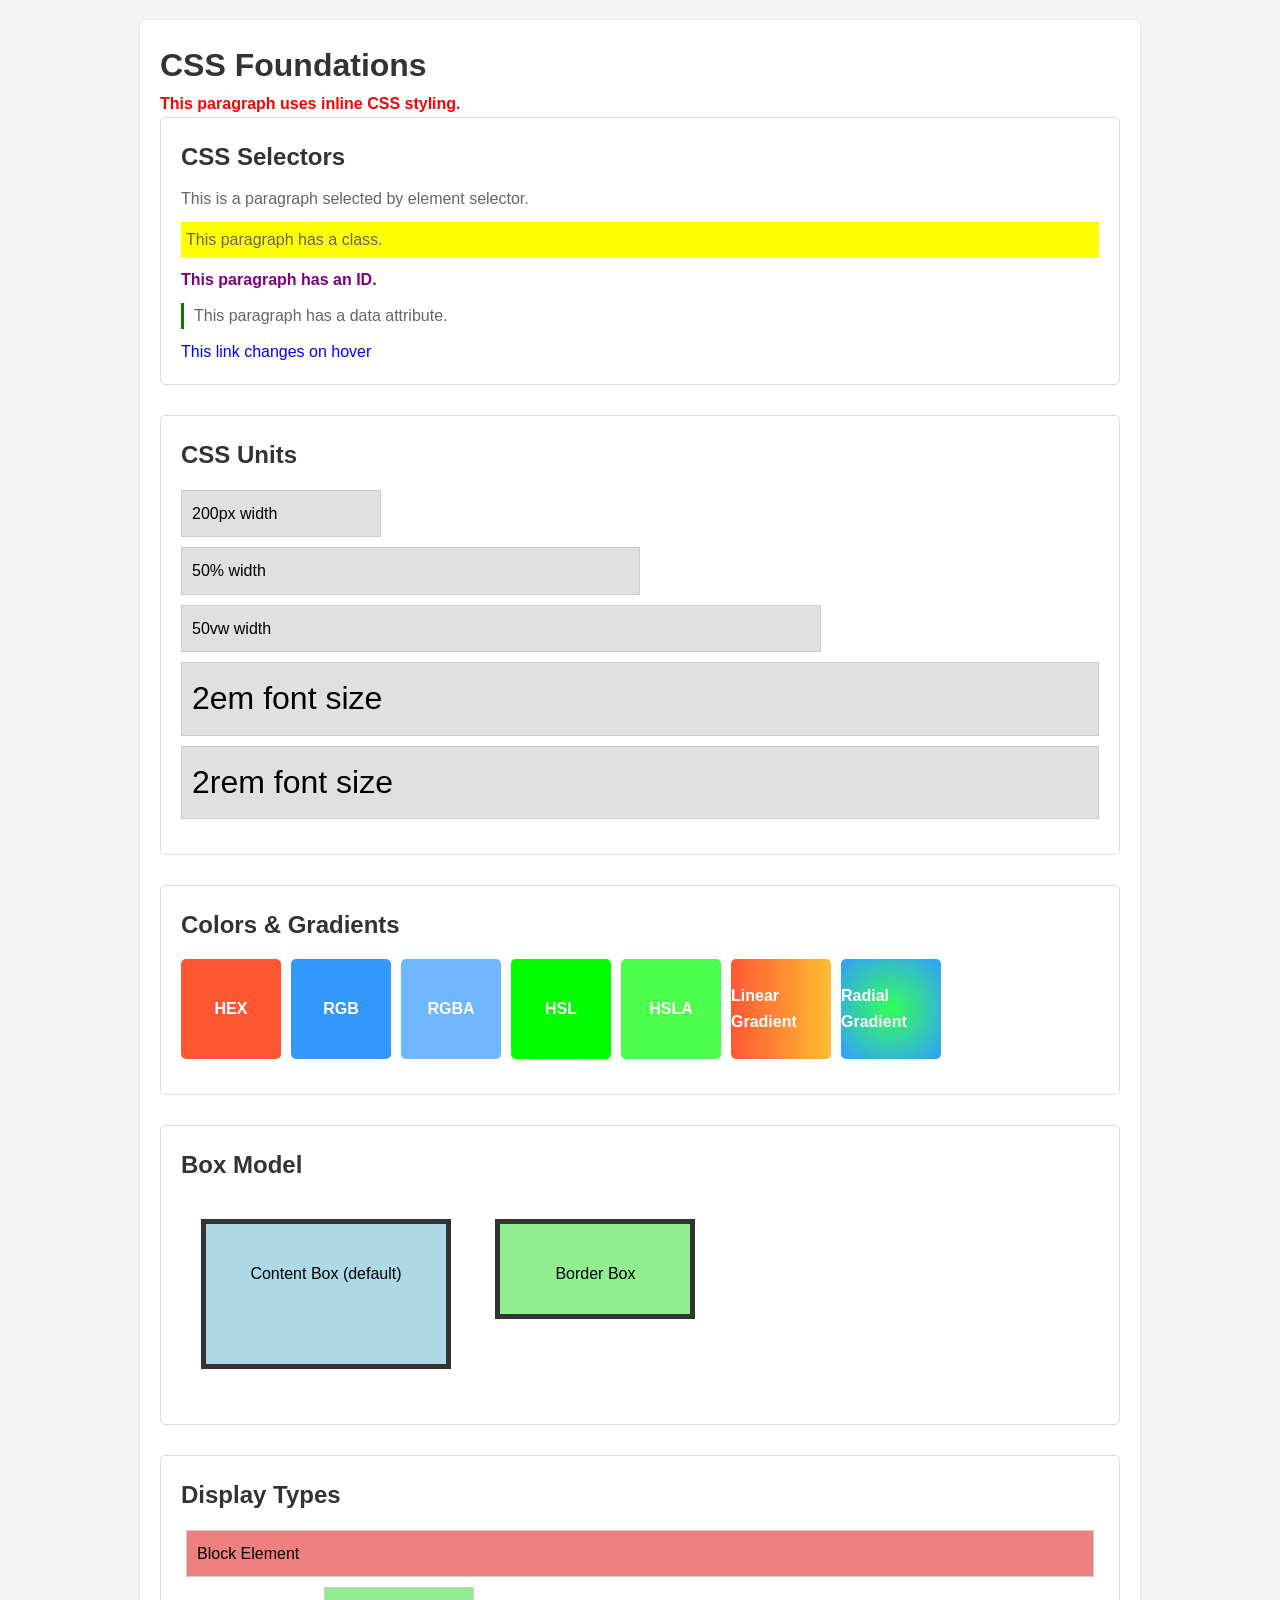
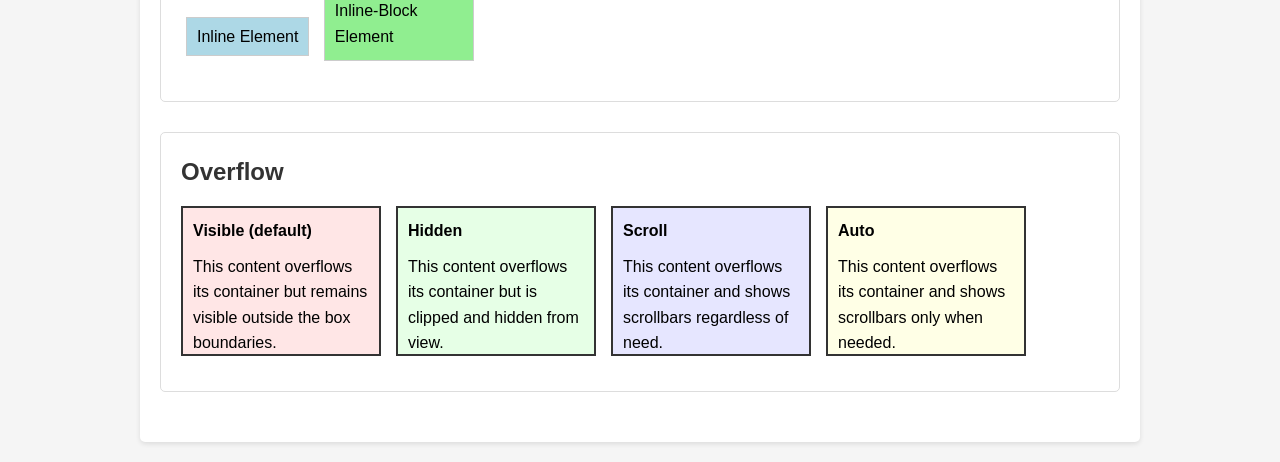
<file: free_web_dev-bootcamp_first_class/week3/saturday/week3-saturday-foundation-css.html>
<!DOCTYPE html>
<html lang="en">
<head>
    <meta charset="UTF-8">
    <meta name="viewport" content="width=device-width, initial-scale=1.0">
    <title>Week 3 - CSS Foundations</title>
    <!-- Internal CSS -->
    <style>
        body {
            font-family: Arial, sans-serif;
            line-height: 1.6;
            margin: 0;
            padding: 20px;
            background-color: #f5f5f5;
        }
        
        .container {
            max-width: 1000px;
            margin: 0 auto;
            background-color: white;
            padding: 20px;
            border-radius: 5px;
            box-shadow: 0 2px 5px rgba(0,0,0,0.1);
        }
        
        h1, h2 {
            color: #333;
        }
        
        section {
            margin-bottom: 30px;
            padding: 20px;
            border: 1px solid #ddd;
            border-radius: 5px;
        }
        
        .demo-box {
            margin: 10px 0;
        }
    </style>
    <!-- External CSS -->
    <link rel="stylesheet" href="week3-saturday-foundation-css.css">
</head>
<body>
    <div class="container">
        <h1>CSS Foundations</h1>
        
        <!-- Inline CSS example -->
        <p style="color: red; font-weight: bold;">This paragraph uses inline CSS styling.</p>
        
        <section id="selectors">
            <h2>CSS Selectors</h2>
            <p>This is a paragraph selected by element selector.</p>
            <p class="highlight">This paragraph has a class.</p>
            <p id="special">This paragraph has an ID.</p>
            <p data-type="example">This paragraph has a data attribute.</p>
            <a href="#">This link changes on hover</a>
        </section>
        
        <section id="units">
            <h2>CSS Units</h2>
            <div class="unit-demo">
                <div class="pixel-box">200px width</div>
                <div class="percent-box">50% width</div>
                <div class="viewport-box">50vw width</div>
                <div class="em-box">2em font size</div>
                <div class="rem-box">2rem font size</div>
            </div>
        </section>
        
        <section id="colors">
            <h2>Colors & Gradients</h2>
            <div class="color-demo">
                <div class="color-box hex">HEX</div>
                <div class="color-box rgb">RGB</div>
                <div class="color-box rgba">RGBA</div>
                <div class="color-box hsl">HSL</div>
                <div class="color-box hsla">HSLA</div>
                <div class="color-box linear-gradient">Linear Gradient</div>
                <div class="color-box radial-gradient">Radial Gradient</div>
            </div>
        </section>
        
        <section id="box-model">
            <h2>Box Model</h2>
            <div class="box-model-demo">
                <div class="box content-box">Content Box (default)</div>
                <div class="box border-box">Border Box</div>
            </div>
        </section>
        
        <section id="display">
            <h2>Display Types</h2>
            <div class="display-demo">
                <div class="display-box block">Block Element</div>
                <span class="display-box inline">Inline Element</span>
                <span class="display-box inline-block">Inline-Block Element</span>
            </div>
        </section>
        
        <section id="overflow">
            <h2>Overflow</h2>
            <div class="overflow-demo">
                <div class="overflow-box visible">
                    <h3>Visible (default)</h3>
                    <p>This content overflows its container but remains visible outside the box boundaries.</p>
                </div>
                <div class="overflow-box hidden">
                    <h3>Hidden</h3>
                    <p>This content overflows its container but is clipped and hidden from view.</p>
                </div>
                <div class="overflow-box scroll">
                    <h3>Scroll</h3>
                    <p>This content overflows its container and shows scrollbars regardless of need.</p>
                </div>
                <div class="overflow-box auto">
                    <h3>Auto</h3>
                    <p>This content overflows its container and shows scrollbars only when needed.</p>
                </div>
            </div>
        </section>
    </div>
</body>
</html>
</file>
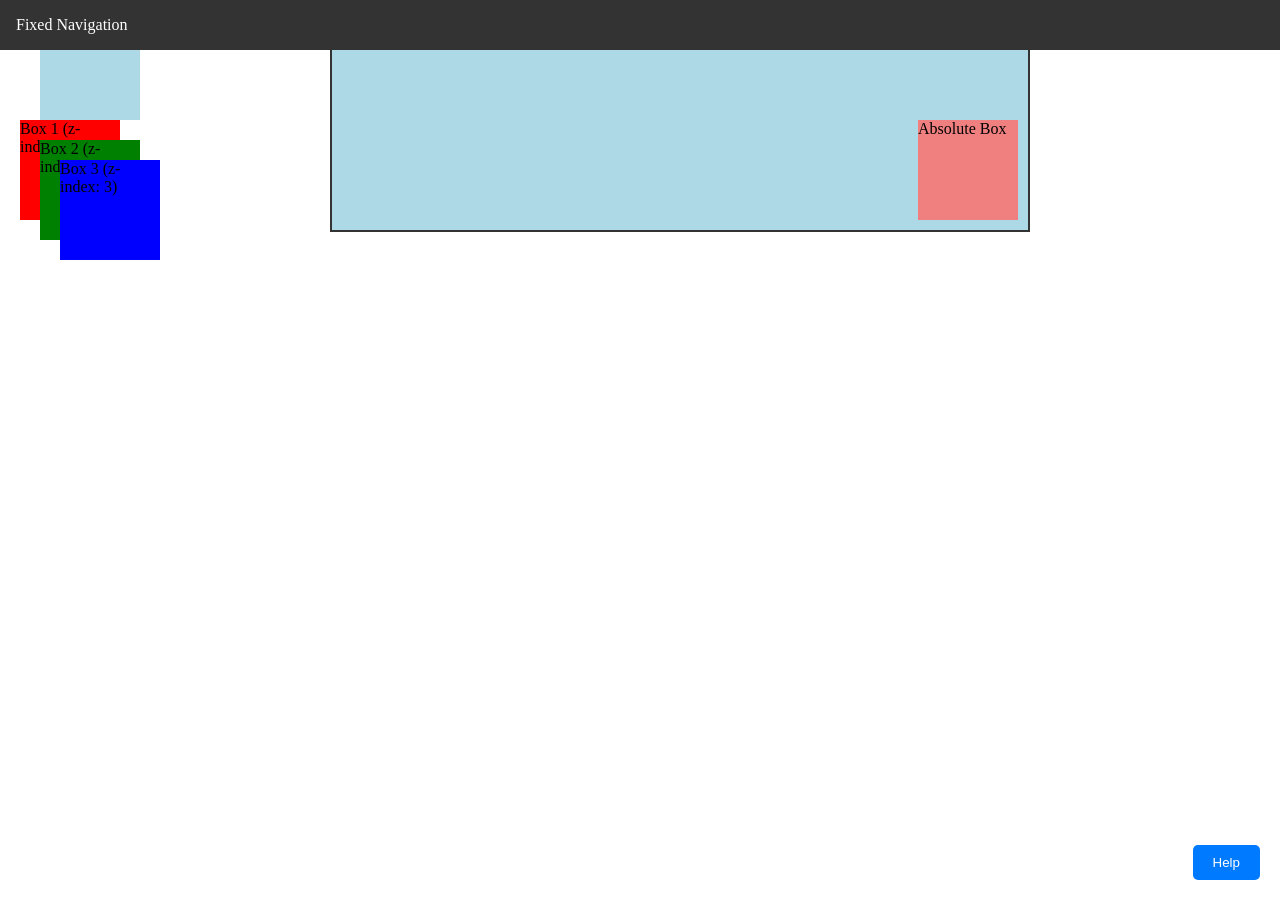
<file: free_web_dev-bootcamp_first_class/week3/sunday/demo.html>
<html lang="en">
<head>
    <meta charset="UTF-8">
    <meta name="viewport" content="width=device-width, initial-scale=1.0">
    <title>Document</title>
    <link rel="stylesheet" href="demo.css">
</head>
<body>

<nav class="fixed-nav">Fixed Navigation</nav>
<div class="content">
  <!-- Long content here -->
</div>
<button class="fixed-button">Help</button>

    <div class="container">
  <div class="box">Normal Box</div>
  <div class="box relative">Relative Box</div>
  <div class="box">Following Box</div>

</div>


  <div class="container relative">
  <div class="box absolute">Absolute Box</div>
  <div class="box">Other Content</div>
</div>

<div class="stack-container">
  <div class="box box1">Box 1 (z-index: 1)</div>
  <div class="box box2">Box 2 (z-index: 2)</div>
  <div class="box box3">Box 3 (z-index: 3)</div>
</div>


</body>
</html>
</file>
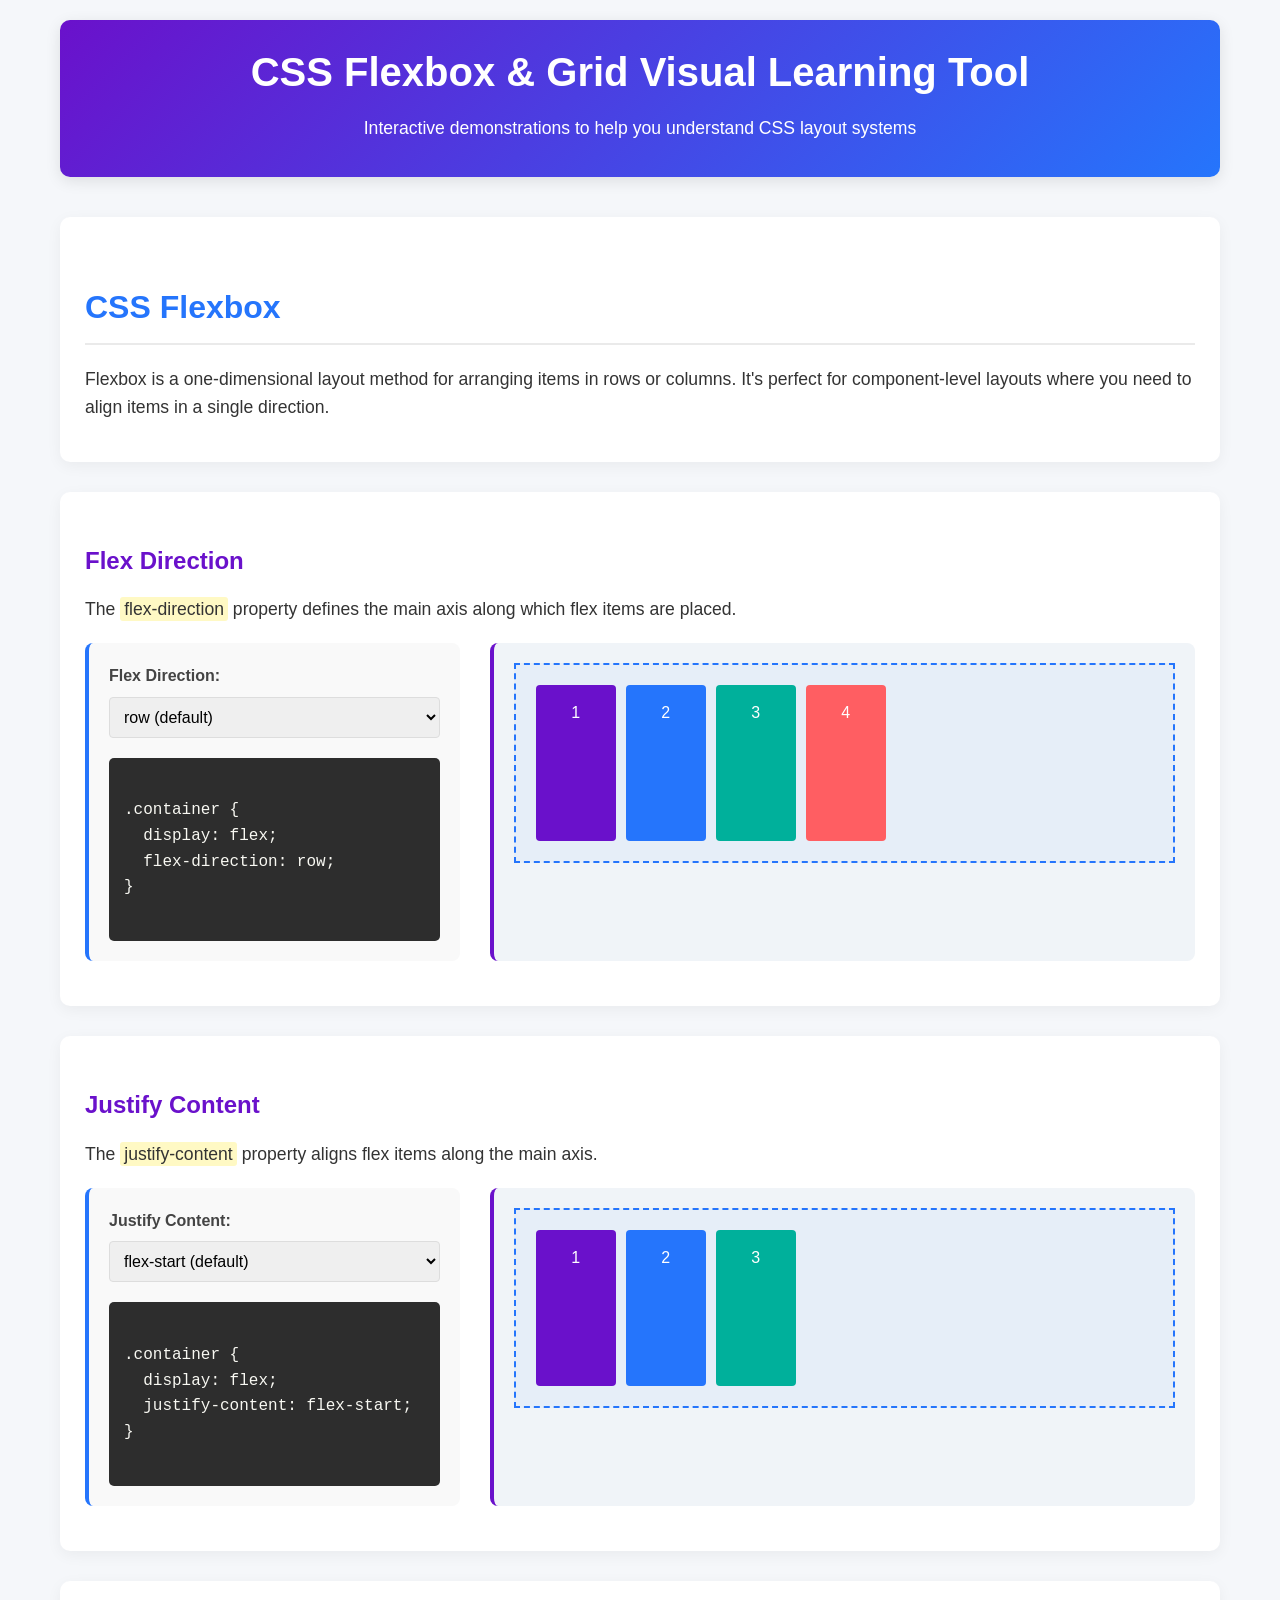
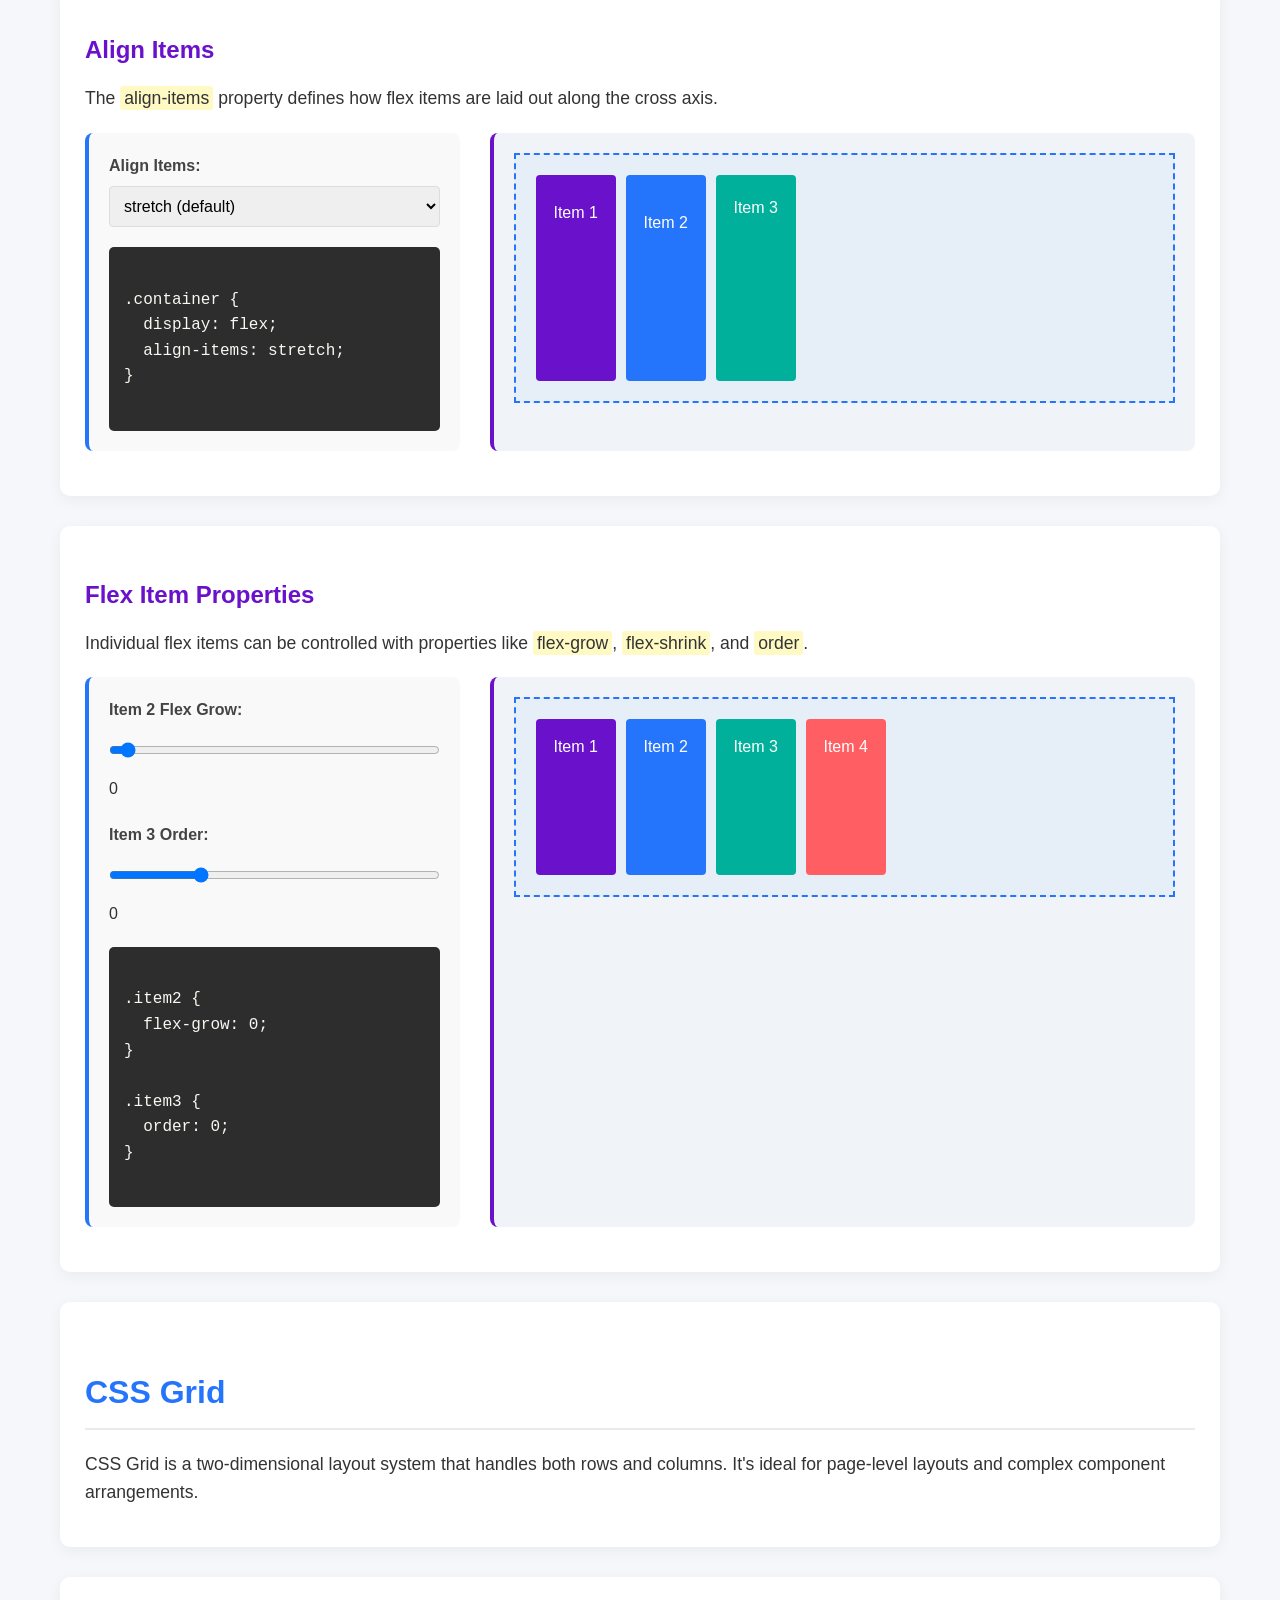
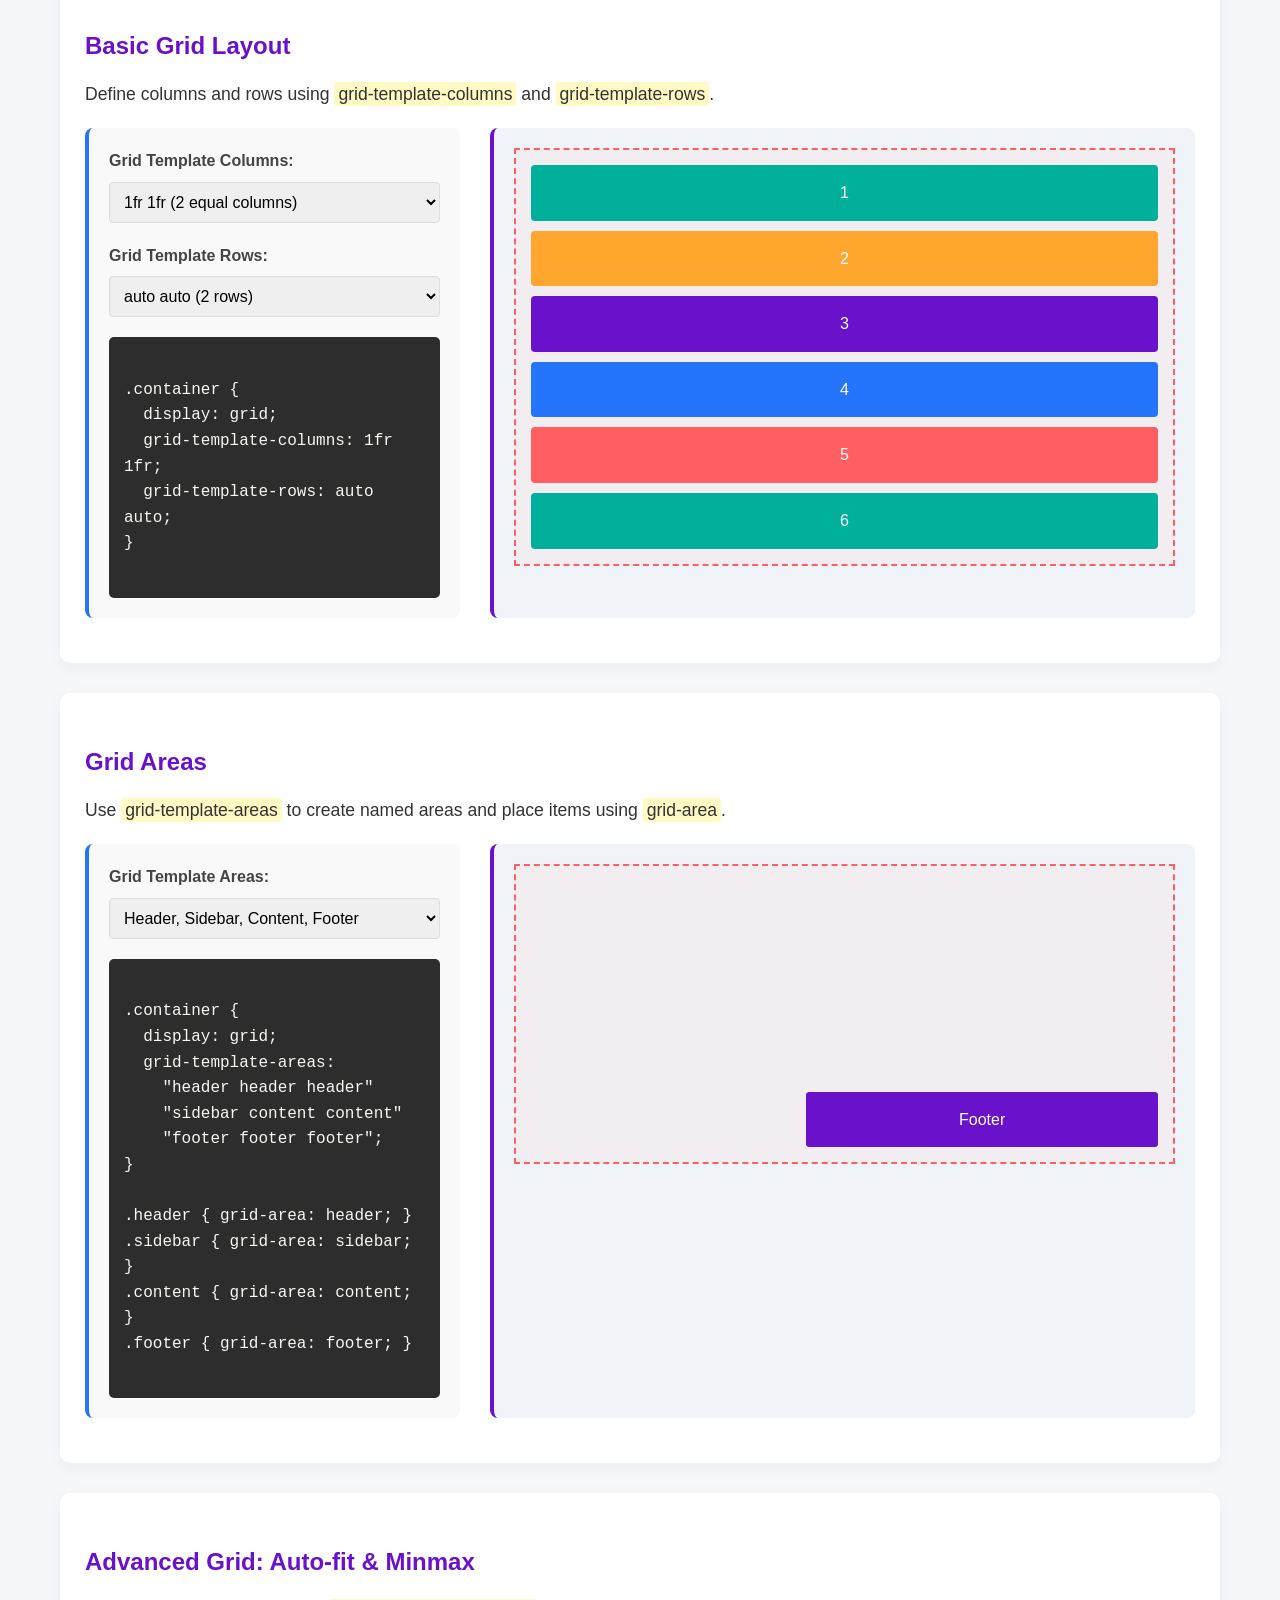
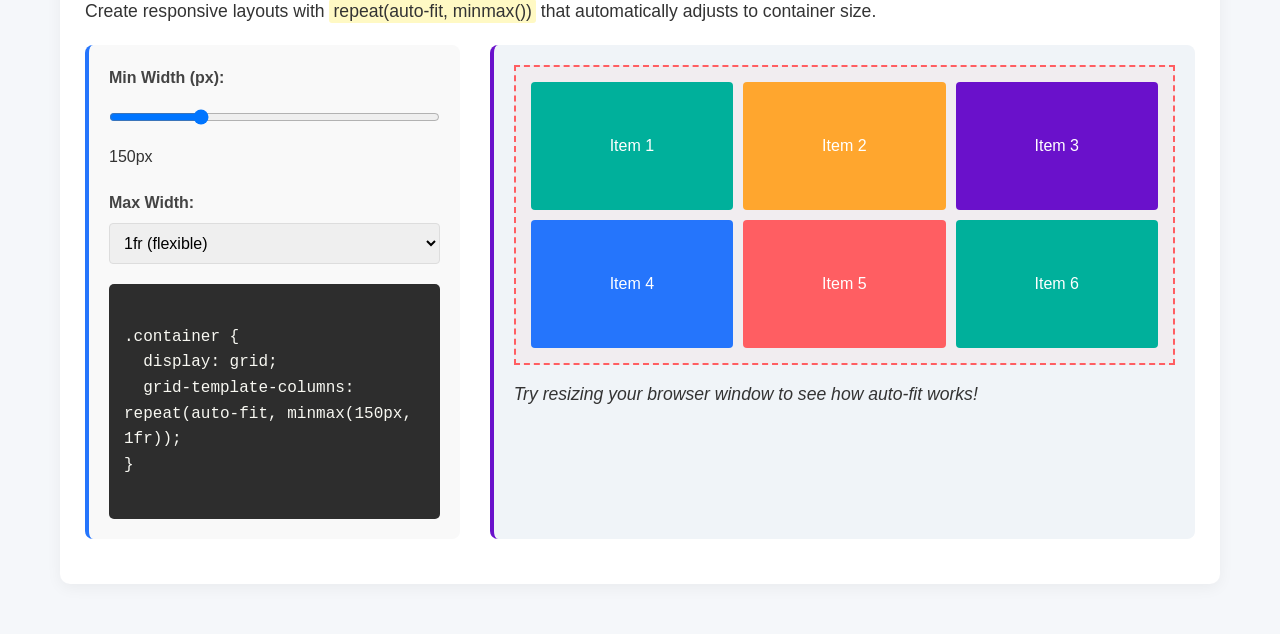
<file: free_web_dev-bootcamp_first_class/week3/sunday/visual.html>
<!DOCTYPE html>
<html lang="en">
<head>
    <meta charset="UTF-8">
    <meta name="viewport" content="width=device-width, initial-scale=1.0">
    <title>CSS Flexbox & Grid Visual Learning Tool</title>
    <style>
        /* Reset and Base Styles */
        * {
            box-sizing: border-box;
            margin: 0;
            padding: 0;
            font-family: 'Segoe UI', Tahoma, Geneva, Verdana, sans-serif;
        }
        
        body {
            background-color: #f5f7fa;
            color: #333;
            line-height: 1.6;
            padding: 20px;
            max-width: 1200px;
            margin: 0 auto;
        }
        
        header {
            text-align: center;
            margin-bottom: 40px;
            padding: 20px;
            background: linear-gradient(135deg, #6a11cb 0%, #2575fc 100%);
            color: white;
            border-radius: 10px;
            box-shadow: 0 4px 15px rgba(0, 0, 0, 0.1);
        }
        
        h1 {
            font-size: 2.5rem;
            margin-bottom: 10px;
        }
        
        h2 {
            font-size: 2rem;
            margin: 40px 0 20px;
            color: #2575fc;
            border-bottom: 2px solid #eaeaea;
            padding-bottom: 10px;
        }
        
        h3 {
            font-size: 1.5rem;
            margin: 25px 0 15px;
            color: #6a11cb;
        }
        
        p {
            margin-bottom: 15px;
            font-size: 1.1rem;
        }
        
        section {
            background: white;
            border-radius: 10px;
            padding: 25px;
            margin-bottom: 30px;
            box-shadow: 0 4px 15px rgba(0, 0, 0, 0.05);
        }
        
        .demo-container {
            display: flex;
            flex-wrap: wrap;
            gap: 30px;
            margin: 20px 0;
        }
        
        .controls {
            flex: 1;
            min-width: 300px;
            background: #f9f9f9;
            padding: 20px;
            border-radius: 8px;
            border-left: 4px solid #2575fc;
        }
        
        .visualization {
            flex: 2;
            min-width: 300px;
            background: #f0f4f8;
            padding: 20px;
            border-radius: 8px;
            border-left: 4px solid #6a11cb;
            min-height: 300px;
        }
        
        .control-group {
            margin-bottom: 20px;
        }
        
        label {
            display: block;
            margin-bottom: 8px;
            font-weight: 600;
            color: #444;
        }
        
        select, input {
            width: 100%;
            padding: 10px;
            border: 1px solid #ddd;
            border-radius: 4px;
            font-size: 1rem;
        }
        
        .code-display {
            background: #2d2d2d;
            color: #f8f8f2;
            padding: 15px;
            border-radius: 5px;
            margin-top: 15px;
            font-family: 'Courier New', monospace;
            white-space: pre-wrap;
            overflow-x: auto;
        }
        
        /* Flexbox Styles */
        .flex-container {
            display: flex;
            border: 2px dashed #2575fc;
            padding: 15px;
            min-height: 200px;
            background: rgba(37, 117, 252, 0.05);
            transition: all 0.3s ease;
        }
        
        .flex-item {
            background: #6a11cb;
            color: white;
            padding: 15px;
            margin: 5px;
            border-radius: 4px;
            text-align: center;
            min-width: 80px;
            transition: all 0.3s ease;
        }
        
        .flex-item:nth-child(2) {
            background: #2575fc;
        }
        
        .flex-item:nth-child(3) {
            background: #00b09b;
        }
        
        .flex-item:nth-child(4) {
            background: #ff5e62;
        }
        
        .flex-item:nth-child(5) {
            background: #ffa62e;
        }
        
        /* Grid Styles */
        .grid-container {
            display: grid;
            border: 2px dashed #ff5e62;
            padding: 15px;
            min-height: 300px;
            background: rgba(255, 94, 98, 0.05);
            gap: 10px;
            transition: all 0.3s ease;
        }
        
        .grid-item {
            background: #00b09b;
            color: white;
            padding: 15px;
            border-radius: 4px;
            text-align: center;
            display: flex;
            align-items: center;
            justify-content: center;
            transition: all 0.3s ease;
        }
        
        .grid-item:nth-child(2) {
            background: #ffa62e;
        }
        
        .grid-item:nth-child(3) {
            background: #6a11cb;
        }
        
        .grid-item:nth-child(4) {
            background: #2575fc;
        }
        
        .grid-item:nth-child(5) {
            background: #ff5e62;
        }
        
        .grid-item:nth-child(6) {
            background: #00b09b;
        }
        
        /* Responsive Design */
        @media (max-width: 768px) {
            .demo-container {
                flex-direction: column;
            }
            
            h1 {
                font-size: 2rem;
            }
            
            h2 {
                font-size: 1.7rem;
            }
        }
        
        .highlight {
            background-color: #fff9c4;
            padding: 2px 4px;
            border-radius: 3px;
        }
    </style>
</head>
<body>
    <header>
        <h1>CSS Flexbox & Grid Visual Learning Tool</h1>
        <p>Interactive demonstrations to help you understand CSS layout systems</p>
    </header>

    <section id="flexbox-intro">
        <h2>CSS Flexbox</h2>
        <p>Flexbox is a one-dimensional layout method for arranging items in rows or columns. It's perfect for component-level layouts where you need to align items in a single direction.</p>
    </section>

    <section id="flex-direction">
        <h3>Flex Direction</h3>
        <p>The <span class="highlight">flex-direction</span> property defines the main axis along which flex items are placed.</p>
        
        <div class="demo-container">
            <div class="controls">
                <div class="control-group">
                    <label for="flexDirection">Flex Direction:</label>
                    <select id="flexDirection">
                        <option value="row">row (default)</option>
                        <option value="row-reverse">row-reverse</option>
                        <option value="column">column</option>
                        <option value="column-reverse">column-reverse</option>
                    </select>
                </div>
                <div class="code-display" id="flexDirectionCode">
.container {
  display: flex;
  flex-direction: row;
}
                </div>
            </div>
            <div class="visualization">
                <div class="flex-container" id="flexDirectionDemo">
                    <div class="flex-item">1</div>
                    <div class="flex-item">2</div>
                    <div class="flex-item">3</div>
                    <div class="flex-item">4</div>
                </div>
            </div>
        </div>
    </section>

    <section id="justify-content">
        <h3>Justify Content</h3>
        <p>The <span class="highlight">justify-content</span> property aligns flex items along the main axis.</p>
        
        <div class="demo-container">
            <div class="controls">
                <div class="control-group">
                    <label for="justifyContent">Justify Content:</label>
                    <select id="justifyContent">
                        <option value="flex-start">flex-start (default)</option>
                        <option value="flex-end">flex-end</option>
                        <option value="center">center</option>
                        <option value="space-between">space-between</option>
                        <option value="space-around">space-around</option>
                        <option value="space-evenly">space-evenly</option>
                    </select>
                </div>
                <div class="code-display" id="justifyContentCode">
.container {
  display: flex;
  justify-content: flex-start;
}
                </div>
            </div>
            <div class="visualization">
                <div class="flex-container" id="justifyContentDemo">
                    <div class="flex-item">1</div>
                    <div class="flex-item">2</div>
                    <div class="flex-item">3</div>
                </div>
            </div>
        </div>
    </section>

    <section id="align-items">
        <h3>Align Items</h3>
        <p>The <span class="highlight">align-items</span> property defines how flex items are laid out along the cross axis.</p>
        
        <div class="demo-container">
            <div class="controls">
                <div class="control-group">
                    <label for="alignItems">Align Items:</label>
                    <select id="alignItems">
                        <option value="stretch">stretch (default)</option>
                        <option value="flex-start">flex-start</option>
                        <option value="flex-end">flex-end</option>
                        <option value="center">center</option>
                        <option value="baseline">baseline</option>
                    </select>
                </div>
                <div class="code-display" id="alignItemsCode">
.container {
  display: flex;
  align-items: stretch;
}
                </div>
            </div>
            <div class="visualization">
                <div class="flex-container" id="alignItemsDemo" style="min-height: 250px;">
                    <div class="flex-item" style="padding: 25px 15px;">Item 1</div>
                    <div class="flex-item" style="padding: 35px 15px;">Item 2</div>
                    <div class="flex-item" style="padding: 20px 15px;">Item 3</div>
                </div>
            </div>
        </div>
    </section>

    <section id="flex-item-properties">
        <h3>Flex Item Properties</h3>
        <p>Individual flex items can be controlled with properties like <span class="highlight">flex-grow</span>, <span class="highlight">flex-shrink</span>, and <span class="highlight">order</span>.</p>
        
        <div class="demo-container">
            <div class="controls">
                <div class="control-group">
                    <label for="itemGrow">Item 2 Flex Grow:</label>
                    <input type="range" id="itemGrow" min="0" max="3" step="0.1" value="0">
                    <span id="growValue">0</span>
                </div>
                <div class="control-group">
                    <label for="itemOrder">Item 3 Order:</label>
                    <input type="range" id="itemOrder" min="-1" max="3" step="1" value="0">
                    <span id="orderValue">0</span>
                </div>
                <div class="code-display" id="flexItemCode">
.item2 {
  flex-grow: 0;
}

.item3 {
  order: 0;
}
                </div>
            </div>
            <div class="visualization">
                <div class="flex-container" id="flexItemDemo">
                    <div class="flex-item">Item 1</div>
                    <div class="flex-item" id="growItem">Item 2</div>
                    <div class="flex-item" id="orderItem">Item 3</div>
                    <div class="flex-item">Item 4</div>
                </div>
            </div>
        </div>
    </section>

    <section id="grid-intro">
        <h2>CSS Grid</h2>
        <p>CSS Grid is a two-dimensional layout system that handles both rows and columns. It's ideal for page-level layouts and complex component arrangements.</p>
    </section>

    <section id="basic-grid">
        <h3>Basic Grid Layout</h3>
        <p>Define columns and rows using <span class="highlight">grid-template-columns</span> and <span class="highlight">grid-template-rows</span>.</p>
        
        <div class="demo-container">
            <div class="controls">
                <div class="control-group">
                    <label for="gridColumns">Grid Template Columns:</label>
                    <select id="gridColumns">
                        <option value="1fr 1fr">1fr 1fr (2 equal columns)</option>
                        <option value="1fr 2fr 1fr">1fr 2fr 1fr (3 columns, middle wider)</option>
                        <option value="repeat(3, 1fr)">repeat(3, 1fr) (3 equal columns)</option>
                        <option value="100px 1fr 2fr">100px 1fr 2fr (fixed + flexible)</option>
                    </select>
                </div>
                <div class="control-group">
                    <label for="gridRows">Grid Template Rows:</label>
                    <select id="gridRows">
                        <option value="auto auto">auto auto (2 rows)</option>
                        <option value="100px 200px">100px 200px (fixed height rows)</option>
                        <option value="1fr 2fr">1fr 2fr (2 flexible rows)</option>
                        <option value="repeat(2, 1fr)">repeat(2, 1fr) (2 equal rows)</option>
                    </select>
                </div>
                <div class="code-display" id="basicGridCode">
.container {
  display: grid;
  grid-template-columns: 1fr 1fr;
  grid-template-rows: auto auto;
}
                </div>
            </div>
            <div class="visualization">
                <div class="grid-container" id="basicGridDemo">
                    <div class="grid-item">1</div>
                    <div class="grid-item">2</div>
                    <div class="grid-item">3</div>
                    <div class="grid-item">4</div>
                    <div class="grid-item">5</div>
                    <div class="grid-item">6</div>
                </div>
            </div>
        </div>
    </section>

    <section id="grid-areas">
        <h3>Grid Areas</h3>
        <p>Use <span class="highlight">grid-template-areas</span> to create named areas and place items using <span class="highlight">grid-area</span>.</p>
        
        <div class="demo-container">
            <div class="controls">
                <div class="control-group">
                    <label for="gridAreas">Grid Template Areas:</label>
                    <select id="gridAreas">
                        <option value="header header header, sidebar content content, footer footer footer">Header, Sidebar, Content, Footer</option>
                        <option value="nav nav nav, main main aside, main main aside">Nav, Main, Aside</option>
                        <option value="a b c, d e f, g h i">3x3 Grid</option>
                    </select>
                </div>
                <div class="code-display" id="gridAreasCode">
.container {
  display: grid;
  grid-template-areas: 
    "header header header"
    "sidebar content content"
    "footer footer footer";
}

.header { grid-area: header; }
.sidebar { grid-area: sidebar; }
.content { grid-area: content; }
.footer { grid-area: footer; }
                </div>
            </div>
            <div class="visualization">
                <div class="grid-container" id="gridAreasDemo" style="grid-template-rows: 60px 1fr 60px; height: 300px;">
                    <div class="grid-item" style="background: #ff5e62; grid-area: header;">Header</div>
                    <div class="grid-item" style="background: #ffa62e; grid-area: sidebar;">Sidebar</div>
                    <div class="grid-item" style="background: #00b09b; grid-area: content;">Content</div>
                    <div class="grid-item" style="background: #6a11cb; grid-area: footer;">Footer</div>
                </div>
            </div>
        </div>
    </section>

    <section id="advanced-grid">
        <h3>Advanced Grid: Auto-fit & Minmax</h3>
        <p>Create responsive layouts with <span class="highlight">repeat(auto-fit, minmax())</span> that automatically adjusts to container size.</p>
        
        <div class="demo-container">
            <div class="controls">
                <div class="control-group">
                    <label for="autoFitMin">Min Width (px):</label>
                    <input type="range" id="autoFitMin" min="100" max="300" step="10" value="150">
                    <span id="minValue">150px</span>
                </div>
                <div class="control-group">
                    <label for="autoFitMax">Max Width:</label>
                    <select id="autoFitMax">
                        <option value="1fr">1fr (flexible)</option>
                        <option value="200px">200px (fixed)</option>
                        <option value="300px">300px (larger fixed)</option>
                    </select>
                </div>
                <div class="code-display" id="advancedGridCode">
.container {
  display: grid;
  grid-template-columns: repeat(auto-fit, minmax(150px, 1fr));
}
                </div>
            </div>
            <div class="visualization">
                <div class="grid-container" id="advancedGridDemo" style="grid-template-columns: repeat(auto-fit, minmax(150px, 1fr));">
                    <div class="grid-item">Item 1</div>
                    <div class="grid-item">Item 2</div>
                    <div class="grid-item">Item 3</div>
                    <div class="grid-item">Item 4</div>
                    <div class="grid-item">Item 5</div>
                    <div class="grid-item">Item 6</div>
                </div>
                <p style="margin-top: 15px; font-style: italic;">Try resizing your browser window to see how auto-fit works!</p>
            </div>
        </div>
    </section>

    <script>
        // Flex Direction Demo
        document.getElementById('flexDirection').addEventListener('change', function() {
            const value = this.value;
            document.getElementById('flexDirectionDemo').style.flexDirection = value;
            document.getElementById('flexDirectionCode').textContent = `.container {\n  display: flex;\n  flex-direction: ${value};\n}`;
        });

        // Justify Content Demo
        document.getElementById('justifyContent').addEventListener('change', function() {
            const value = this.value;
            document.getElementById('justifyContentDemo').style.justifyContent = value;
            document.getElementById('justifyContentCode').textContent = `.container {\n  display: flex;\n  justify-content: ${value};\n}`;
        });

        // Align Items Demo
        document.getElementById('alignItems').addEventListener('change', function() {
            const value = this.value;
            document.getElementById('alignItemsDemo').style.alignItems = value;
            document.getElementById('alignItemsCode').textContent = `.container {\n  display: flex;\n  align-items: ${value};\n}`;
        });

        // Flex Item Properties Demo
        const growSlider = document.getElementById('itemGrow');
        const orderSlider = document.getElementById('itemOrder');
        const growValue = document.getElementById('growValue');
        const orderValue = document.getElementById('orderValue');
        const growItem = document.getElementById('growItem');
        const orderItem = document.getElementById('orderItem');

        growSlider.addEventListener('input', function() {
            const value = this.value;
            growValue.textContent = value;
            growItem.style.flexGrow = value;
            updateFlexItemCode();
        });

        orderSlider.addEventListener('input', function() {
            const value = this.value;
            orderValue.textContent = value;
            orderItem.style.order = value;
            updateFlexItemCode();
        });

        function updateFlexItemCode() {
            document.getElementById('flexItemCode').textContent = `.item2 {\n  flex-grow: ${growSlider.value};\n}\n\n.item3 {\n  order: ${orderSlider.value};\n}`;
        }

        // Basic Grid Demo
        document.getElementById('gridColumns').addEventListener('change', function() {
            const value = this.value;
            document.getElementById('basicGridDemo').style.gridTemplateColumns = value;
            updateBasicGridCode();
        });

        document.getElementById('gridRows').addEventListener('change', function() {
            const value = this.value;
            document.getElementById('basicGridDemo').style.gridTemplateRows = value;
            updateBasicGridCode();
        });

        function updateBasicGridCode() {
            const columns = document.getElementById('gridColumns').value;
            const rows = document.getElementById('gridRows').value;
            document.getElementById('basicGridCode').textContent = `.container {\n  display: grid;\n  grid-template-columns: ${columns};\n  grid-template-rows: ${rows};\n}`;
        }

        // Grid Areas Demo
        document.getElementById('gridAreas').addEventListener('change', function() {
            const value = this.value;
            const areas = value.split(', ').map(row => `"${row}"`).join('\n    ');
            document.getElementById('gridAreasDemo').style.gridTemplateAreas = value.split(', ').map(row => `"${row}"`).join(' ');
            
            document.getElementById('gridAreasCode').textContent = `.container {\n  display: grid;\n  grid-template-areas: \n    ${areas};\n}\n\n.header { grid-area: header; }\n.sidebar { grid-area: sidebar; }\n.content { grid-area: content; }\n.footer { grid-area: footer; }`;
        });

        // Advanced Grid Demo
        const minSlider = document.getElementById('autoFitMin');
        const maxSelect = document.getElementById('autoFitMax');
        const minValue = document.getElementById('minValue');

        minSlider.addEventListener('input', function() {
            const value = this.value;
            minValue.textContent = `${value}px`;
            updateAdvancedGrid();
        });

        maxSelect.addEventListener('change', function() {
            updateAdvancedGrid();
        });

        function updateAdvancedGrid() {
            const min = minSlider.value;
            const max = maxSelect.value;
            document.getElementById('advancedGridDemo').style.gridTemplateColumns = `repeat(auto-fit, minmax(${min}px, ${max}))`;
            document.getElementById('advancedGridCode').textContent = `.container {\n  display: grid;\n  grid-template-columns: repeat(auto-fit, minmax(${min}px, ${max}));\n}`;
        }
    </script>
</body>
</html>
</file>
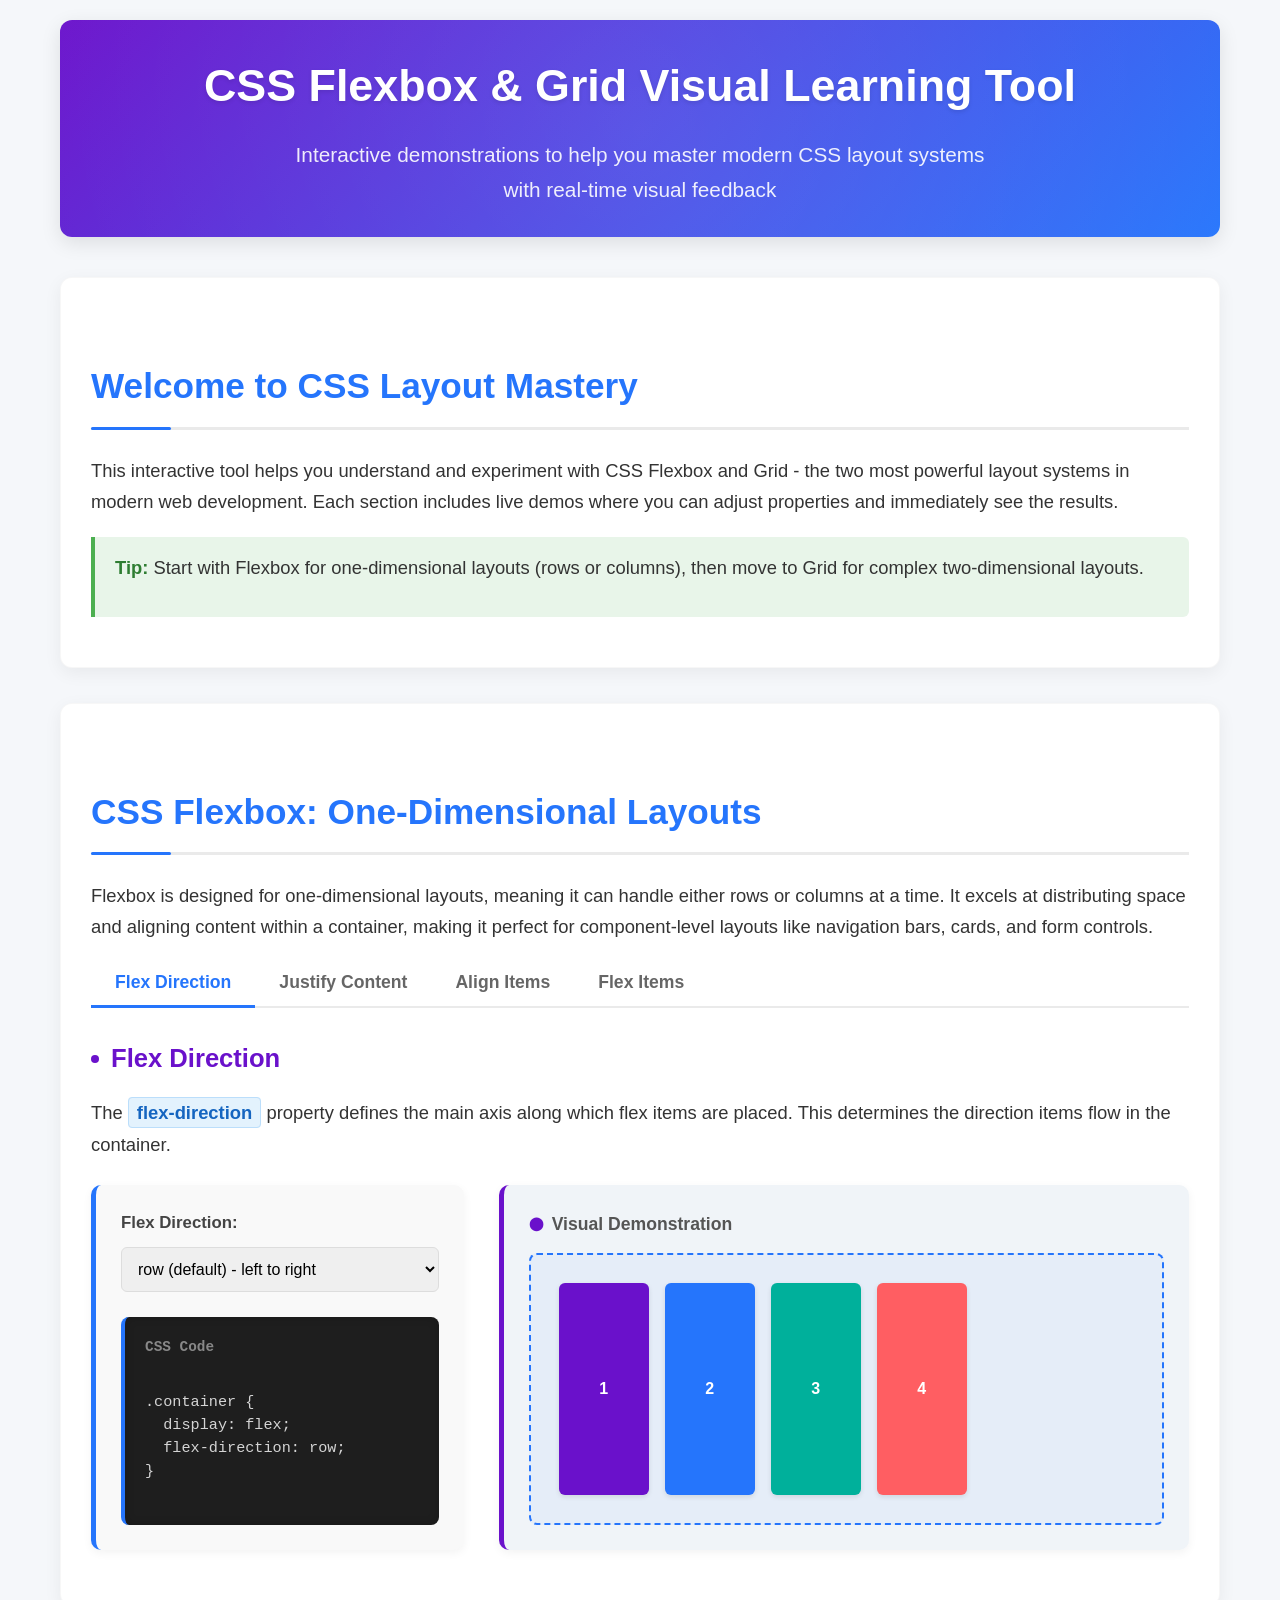
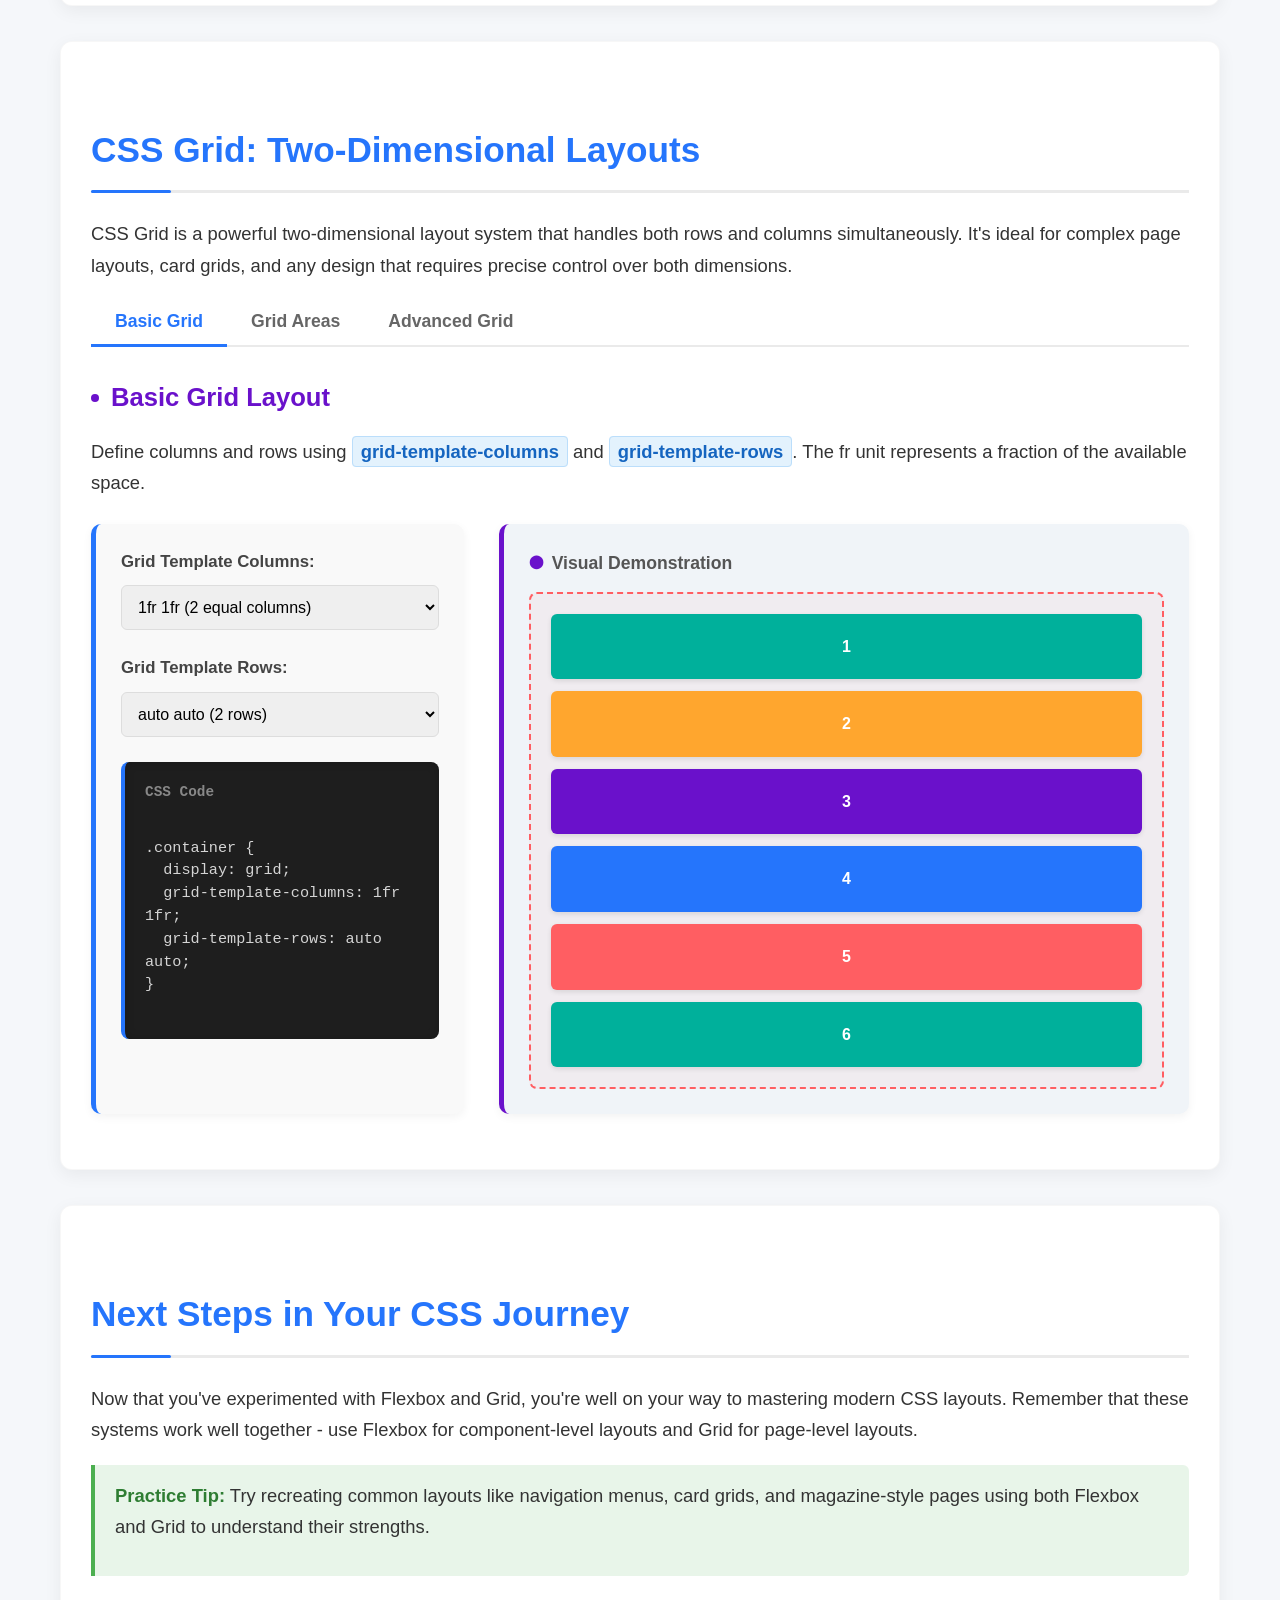
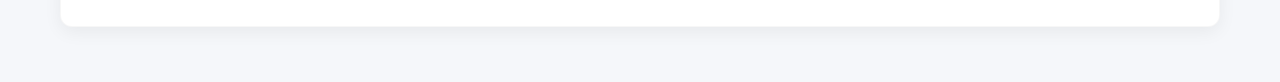
<file: free_web_dev-bootcamp_first_class/week3/sunday/visual2.html>
<!DOCTYPE html>
<html lang="en">
<head>
    <meta charset="UTF-8">
    <meta name="viewport" content="width=device-width, initial-scale=1.0">
    <title>CSS Flexbox & Grid Visual Learning Tool</title>
    <style>
        /* Reset and Base Styles */
        * {
            box-sizing: border-box;
            margin: 0;
            padding: 0;
            font-family: 'Segoe UI', Tahoma, Geneva, Verdana, sans-serif;
        }
        
        body {
            background-color: #f5f7fa;
            color: #333;
            line-height: 1.6;
            padding: 20px;
            max-width: 1200px;
            margin: 0 auto;
        }
        
        header {
            text-align: center;
            margin-bottom: 40px;
            padding: 30px;
            background: linear-gradient(135deg, #6a11cb 0%, #2575fc 100%);
            color: white;
            border-radius: 12px;
            box-shadow: 0 6px 20px rgba(0, 0, 0, 0.1);
            position: relative;
            overflow: hidden;
        }
        
        header::before {
            content: "";
            position: absolute;
            top: -50%;
            left: -50%;
            width: 200%;
            height: 200%;
            background: radial-gradient(circle, rgba(255,255,255,0.1) 0%, transparent 70%);
            z-index: 0;
        }
        
        header > * {
            position: relative;
            z-index: 1;
        }
        
        h1 {
            font-size: 2.8rem;
            margin-bottom: 15px;
            font-weight: 700;
            text-shadow: 0 2px 4px rgba(0,0,0,0.1);
        }
        
        .subtitle {
            font-size: 1.3rem;
            opacity: 0.9;
            max-width: 700px;
            margin: 0 auto;
        }
        
        h2 {
            font-size: 2.2rem;
            margin: 50px 0 25px;
            color: #2575fc;
            border-bottom: 3px solid #eaeaea;
            padding-bottom: 12px;
            position: relative;
        }
        
        h2::after {
            content: "";
            position: absolute;
            bottom: -3px;
            left: 0;
            width: 80px;
            height: 3px;
            background: #2575fc;
            border-radius: 3px;
        }
        
        h3 {
            font-size: 1.6rem;
            margin: 30px 0 18px;
            color: #6a11cb;
            display: flex;
            align-items: center;
        }
        
        h3::before {
            content: "";
            display: inline-block;
            width: 8px;
            height: 8px;
            background: #6a11cb;
            border-radius: 50%;
            margin-right: 12px;
        }
        
        p {
            margin-bottom: 18px;
            font-size: 1.15rem;
            line-height: 1.7;
        }
        
        section {
            background: white;
            border-radius: 12px;
            padding: 30px;
            margin-bottom: 35px;
            box-shadow: 0 5px 18px rgba(0, 0, 0, 0.06);
            transition: transform 0.3s ease, box-shadow 0.3s ease;
            border: 1px solid rgba(0,0,0,0.03);
        }
        
        section:hover {
            transform: translateY(-3px);
            box-shadow: 0 8px 25px rgba(0, 0, 0, 0.09);
        }
        
        .demo-container {
            display: flex;
            flex-wrap: wrap;
            gap: 35px;
            margin: 25px 0;
        }
        
        .controls {
            flex: 1;
            min-width: 320px;
            background: #f9f9f9;
            padding: 25px;
            border-radius: 10px;
            border-left: 5px solid #2575fc;
            box-shadow: 0 3px 10px rgba(0,0,0,0.05);
        }
        
        .visualization {
            flex: 2;
            min-width: 320px;
            background: #f0f4f8;
            padding: 25px;
            border-radius: 10px;
            border-left: 5px solid #6a11cb;
            min-height: 320px;
            box-shadow: 0 3px 10px rgba(0,0,0,0.05);
            display: flex;
            flex-direction: column;
        }
        
        .visualization-title {
            font-size: 1.1rem;
            font-weight: 600;
            margin-bottom: 15px;
            color: #555;
            display: flex;
            align-items: center;
        }
        
        .visualization-title::before {
            content: "⬤";
            color: #6a11cb;
            margin-right: 8px;
            font-size: 0.8rem;
        }
        
        .control-group {
            margin-bottom: 25px;
        }
        
        label {
            display: block;
            margin-bottom: 10px;
            font-weight: 600;
            color: #444;
            font-size: 1.05rem;
        }
        
        select, input {
            width: 100%;
            padding: 12px;
            border: 1px solid #ddd;
            border-radius: 6px;
            font-size: 1rem;
            transition: border 0.3s ease, box-shadow 0.3s ease;
        }
        
        select:focus, input:focus {
            outline: none;
            border-color: #2575fc;
            box-shadow: 0 0 0 3px rgba(37, 117, 252, 0.1);
        }
        
        .code-display {
            background: #1e1e1e;
            color: #d4d4d4;
            padding: 20px;
            border-radius: 8px;
            margin-top: 20px;
            font-family: 'Consolas', 'Courier New', monospace;
            white-space: pre-wrap;
            overflow-x: auto;
            font-size: 0.95rem;
            line-height: 1.5;
            box-shadow: inset 0 0 10px rgba(0,0,0,0.2);
            border-left: 4px solid #2575fc;
        }
        
        .code-display::before {
            content: "CSS Code";
            display: block;
            margin-bottom: 10px;
            font-size: 0.9rem;
            color: #888;
            font-weight: 600;
        }
        
        /* Flexbox Styles */
        .flex-container {
            display: flex;
            border: 2px dashed #2575fc;
            padding: 20px;
            min-height: 220px;
            background: rgba(37, 117, 252, 0.05);
            transition: all 0.3s ease;
            border-radius: 8px;
            flex: 1;
        }
        
        .flex-item {
            background: #6a11cb;
            color: white;
            padding: 20px;
            margin: 8px;
            border-radius: 6px;
            text-align: center;
            min-width: 90px;
            transition: all 0.3s ease;
            font-weight: 600;
            box-shadow: 0 2px 5px rgba(0,0,0,0.1);
            display: flex;
            align-items: center;
            justify-content: center;
        }
        
        .flex-item:nth-child(2) {
            background: #2575fc;
        }
        
        .flex-item:nth-child(3) {
            background: #00b09b;
        }
        
        .flex-item:nth-child(4) {
            background: #ff5e62;
        }
        
        .flex-item:nth-child(5) {
            background: #ffa62e;
        }
        
        /* Grid Styles */
        .grid-container {
            display: grid;
            border: 2px dashed #ff5e62;
            padding: 20px;
            min-height: 320px;
            background: rgba(255, 94, 98, 0.05);
            gap: 12px;
            transition: all 0.3s ease;
            border-radius: 8px;
            flex: 1;
        }
        
        .grid-item {
            background: #00b09b;
            color: white;
            padding: 20px;
            border-radius: 6px;
            text-align: center;
            display: flex;
            align-items: center;
            justify-content: center;
            transition: all 0.3s ease;
            font-weight: 600;
            box-shadow: 0 2px 5px rgba(0,0,0,0.1);
        }
        
        .grid-item:nth-child(2) {
            background: #ffa62e;
        }
        
        .grid-item:nth-child(3) {
            background: #6a11cb;
        }
        
        .grid-item:nth-child(4) {
            background: #2575fc;
        }
        
        .grid-item:nth-child(5) {
            background: #ff5e62;
        }
        
        .grid-item:nth-child(6) {
            background: #00b09b;
        }
        
        /* Slider Styles */
        input[type="range"] {
            -webkit-appearance: none;
            height: 8px;
            background: #e0e0e0;
            border-radius: 4px;
            outline: none;
        }
        
        input[type="range"]::-webkit-slider-thumb {
            -webkit-appearance: none;
            width: 20px;
            height: 20px;
            background: #2575fc;
            border-radius: 50%;
            cursor: pointer;
            transition: background 0.3s ease;
        }
        
        input[type="range"]::-webkit-slider-thumb:hover {
            background: #1a5fd8;
        }
        
        .slider-value {
            display: inline-block;
            margin-left: 10px;
            font-weight: 600;
            color: #2575fc;
            min-width: 40px;
        }
        
        /* Property Highlight */
        .highlight {
            background-color: #e3f2fd;
            padding: 4px 8px;
            border-radius: 4px;
            font-weight: 600;
            color: #1565c0;
            border: 1px solid #bbdefb;
        }
        
        /* Info Box */
        .info-box {
            background: #e8f5e9;
            border-left: 4px solid #4caf50;
            padding: 15px 20px;
            margin: 20px 0;
            border-radius: 0 6px 6px 0;
        }
        
        .info-box strong {
            color: #2e7d32;
        }
        
        /* Responsive Design */
        @media (max-width: 768px) {
            .demo-container {
                flex-direction: column;
            }
            
            h1 {
                font-size: 2.2rem;
            }
            
            h2 {
                font-size: 1.8rem;
            }
            
            section {
                padding: 20px;
            }
        }
        
        /* Animation for items */
        @keyframes pulse {
            0% { transform: scale(1); }
            50% { transform: scale(1.05); }
            100% { transform: scale(1); }
        }
        
        .flex-item:hover, .grid-item:hover {
            animation: pulse 0.5s ease;
        }
        
        /* Tab Navigation */
        .tab-nav {
            display: flex;
            margin-bottom: 20px;
            border-bottom: 2px solid #eaeaea;
        }
        
        .tab-btn {
            padding: 12px 24px;
            background: none;
            border: none;
            font-size: 1.1rem;
            font-weight: 600;
            color: #666;
            cursor: pointer;
            transition: all 0.3s ease;
            border-bottom: 3px solid transparent;
            margin-bottom: -2px;
        }
        
        .tab-btn.active {
            color: #2575fc;
            border-bottom: 3px solid #2575fc;
        }
        
        .tab-content {
            display: none;
        }
        
        .tab-content.active {
            display: block;
        }
    </style>
</head>
<body>
    <header>
        <h1>CSS Flexbox & Grid Visual Learning Tool</h1>
        <p class="subtitle">Interactive demonstrations to help you master modern CSS layout systems with real-time visual feedback</p>
    </header>

    <section id="introduction">
        <h2>Welcome to CSS Layout Mastery</h2>
        <p>This interactive tool helps you understand and experiment with CSS Flexbox and Grid - the two most powerful layout systems in modern web development. Each section includes live demos where you can adjust properties and immediately see the results.</p>
        
        <div class="info-box">
            <p><strong>Tip:</strong> Start with Flexbox for one-dimensional layouts (rows or columns), then move to Grid for complex two-dimensional layouts.</p>
        </div>
    </section>

    <section id="flexbox-intro">
        <h2>CSS Flexbox: One-Dimensional Layouts</h2>
        <p>Flexbox is designed for one-dimensional layouts, meaning it can handle either rows or columns at a time. It excels at distributing space and aligning content within a container, making it perfect for component-level layouts like navigation bars, cards, and form controls.</p>
        
        <div class="tab-nav">
            <button class="tab-btn active" data-tab="flex-direction">Flex Direction</button>
            <button class="tab-btn" data-tab="justify-content">Justify Content</button>
            <button class="tab-btn" data-tab="align-items">Align Items</button>
            <button class="tab-btn" data-tab="flex-items">Flex Items</button>
        </div>
        
        <div class="tab-content active" id="flex-direction">
            <h3>Flex Direction</h3>
            <p>The <span class="highlight">flex-direction</span> property defines the main axis along which flex items are placed. This determines the direction items flow in the container.</p>
            
            <div class="demo-container">
                <div class="controls">
                    <div class="control-group">
                        <label for="flexDirection">Flex Direction:</label>
                        <select id="flexDirection">
                            <option value="row">row (default) - left to right</option>
                            <option value="row-reverse">row-reverse - right to left</option>
                            <option value="column">column - top to bottom</option>
                            <option value="column-reverse">column-reverse - bottom to top</option>
                        </select>
                    </div>
                    <div class="code-display" id="flexDirectionCode">
.container {
  display: flex;
  flex-direction: row;
}
                    </div>
                </div>
                <div class="visualization">
                    <div class="visualization-title">Visual Demonstration</div>
                    <div class="flex-container" id="flexDirectionDemo">
                        <div class="flex-item">1</div>
                        <div class="flex-item">2</div>
                        <div class="flex-item">3</div>
                        <div class="flex-item">4</div>
                    </div>
                </div>
            </div>
        </div>
        
        <div class="tab-content" id="justify-content">
            <h3>Justify Content</h3>
            <p>The <span class="highlight">justify-content</span> property aligns flex items along the main axis (defined by flex-direction). It controls how extra space is distributed between items.</p>
            
            <div class="demo-container">
                <div class="controls">
                    <div class="control-group">
                        <label for="justifyContent">Justify Content:</label>
                        <select id="justifyContent">
                            <option value="flex-start">flex-start (default) - items packed at start</option>
                            <option value="flex-end">flex-end - items packed at end</option>
                            <option value="center">center - items centered</option>
                            <option value="space-between">space-between - equal space between items</option>
                            <option value="space-around">space-around - equal space around items</option>
                            <option value="space-evenly">space-evenly - equal space around and between</option>
                        </select>
                    </div>
                    <div class="code-display" id="justifyContentCode">
.container {
  display: flex;
  justify-content: flex-start;
}
                    </div>
                </div>
                <div class="visualization">
                    <div class="visualization-title">Visual Demonstration</div>
                    <div class="flex-container" id="justifyContentDemo">
                        <div class="flex-item">1</div>
                        <div class="flex-item">2</div>
                        <div class="flex-item">3</div>
                    </div>
                </div>
            </div>
        </div>
        
        <div class="tab-content" id="align-items">
            <h3>Align Items</h3>
            <p>The <span class="highlight">align-items</span> property defines how flex items are laid out along the cross axis (perpendicular to the main axis). It's particularly useful for vertical alignment.</p>
            
            <div class="demo-container">
                <div class="controls">
                    <div class="control-group">
                        <label for="alignItems">Align Items:</label>
                        <select id="alignItems">
                            <option value="stretch">stretch (default) - items fill container</option>
                            <option value="flex-start">flex-start - items aligned to start</option>
                            <option value="flex-end">flex-end - items aligned to end</option>
                            <option value="center">center - items centered</option>
                            <option value="baseline">baseline - items aligned by text baseline</option>
                        </select>
                    </div>
                    <div class="code-display" id="alignItemsCode">
.container {
  display: flex;
  align-items: stretch;
}
                    </div>
                </div>
                <div class="visualization">
                    <div class="visualization-title">Visual Demonstration</div>
                    <div class="flex-container" id="alignItemsDemo" style="min-height: 250px;">
                        <div class="flex-item" style="padding: 25px 15px;">Item 1</div>
                        <div class="flex-item" style="padding: 35px 15px;">Item 2</div>
                        <div class="flex-item" style="padding: 20px 15px;">Item 3</div>
                    </div>
                </div>
            </div>
        </div>
        
        <div class="tab-content" id="flex-items">
            <h3>Flex Item Properties</h3>
            <p>Individual flex items can be controlled with properties like <span class="highlight">flex-grow</span> (how much an item can grow), <span class="highlight">flex-shrink</span> (how much an item can shrink), and <span class="highlight">order</span> (visual order of items).</p>
            
            <div class="demo-container">
                <div class="controls">
                    <div class="control-group">
                        <label for="itemGrow">Item 2 Flex Grow:</label>
                        <input type="range" id="itemGrow" min="0" max="3" step="0.1" value="0">
                        <span class="slider-value" id="growValue">0</span>
                    </div>
                    <div class="control-group">
                        <label for="itemOrder">Item 3 Order:</label>
                        <input type="range" id="itemOrder" min="-1" max="3" step="1" value="0">
                        <span class="slider-value" id="orderValue">0</span>
                    </div>
                    <div class="code-display" id="flexItemCode">
.item2 {
  flex-grow: 0;
}

.item3 {
  order: 0;
}
                    </div>
                </div>
                <div class="visualization">
                    <div class="visualization-title">Visual Demonstration</div>
                    <div class="flex-container" id="flexItemDemo">
                        <div class="flex-item">Item 1</div>
                        <div class="flex-item" id="growItem">Item 2</div>
                        <div class="flex-item" id="orderItem">Item 3</div>
                        <div class="flex-item">Item 4</div>
                    </div>
                </div>
            </div>
        </div>
    </section>

    <section id="grid-intro">
        <h2>CSS Grid: Two-Dimensional Layouts</h2>
        <p>CSS Grid is a powerful two-dimensional layout system that handles both rows and columns simultaneously. It's ideal for complex page layouts, card grids, and any design that requires precise control over both dimensions.</p>
        
        <div class="tab-nav">
            <button class="tab-btn active" data-tab="basic-grid">Basic Grid</button>
            <button class="tab-btn" data-tab="grid-areas">Grid Areas</button>
            <button class="tab-btn" data-tab="advanced-grid">Advanced Grid</button>
        </div>
        
        <div class="tab-content active" id="basic-grid">
            <h3>Basic Grid Layout</h3>
            <p>Define columns and rows using <span class="highlight">grid-template-columns</span> and <span class="highlight">grid-template-rows</span>. The fr unit represents a fraction of the available space.</p>
            
            <div class="demo-container">
                <div class="controls">
                    <div class="control-group">
                        <label for="gridColumns">Grid Template Columns:</label>
                        <select id="gridColumns">
                            <option value="1fr 1fr">1fr 1fr (2 equal columns)</option>
                            <option value="1fr 2fr 1fr">1fr 2fr 1fr (3 columns, middle wider)</option>
                            <option value="repeat(3, 1fr)">repeat(3, 1fr) (3 equal columns)</option>
                            <option value="100px 1fr 2fr">100px 1fr 2fr (fixed + flexible)</option>
                        </select>
                    </div>
                    <div class="control-group">
                        <label for="gridRows">Grid Template Rows:</label>
                        <select id="gridRows">
                            <option value="auto auto">auto auto (2 rows)</option>
                            <option value="100px 200px">100px 200px (fixed height rows)</option>
                            <option value="1fr 2fr">1fr 2fr (2 flexible rows)</option>
                            <option value="repeat(2, 1fr)">repeat(2, 1fr) (2 equal rows)</option>
                        </select>
                    </div>
                    <div class="code-display" id="basicGridCode">
.container {
  display: grid;
  grid-template-columns: 1fr 1fr;
  grid-template-rows: auto auto;
}
                    </div>
                </div>
                <div class="visualization">
                    <div class="visualization-title">Visual Demonstration</div>
                    <div class="grid-container" id="basicGridDemo">
                        <div class="grid-item">1</div>
                        <div class="grid-item">2</div>
                        <div class="grid-item">3</div>
                        <div class="grid-item">4</div>
                        <div class="grid-item">5</div>
                        <div class="grid-item">6</div>
                    </div>
                </div>
            </div>
        </div>
        
        <div class="tab-content" id="grid-areas">
            <h3>Grid Areas</h3>
            <p>Use <span class="highlight">grid-template-areas</span> to create named areas and place items using <span class="highlight">grid-area</span>. This approach makes complex layouts more readable and maintainable.</p>
            
            <div class="demo-container">
                <div class="controls">
                    <div class="control-group">
                        <label for="gridAreas">Grid Template Areas:</label>
                        <select id="gridAreas">
                            <option value="header header header, sidebar content content, footer footer footer">Header, Sidebar, Content, Footer</option>
                            <option value="nav nav nav, main main aside, main main aside">Nav, Main, Aside</option>
                            <option value="a b c, d e f, g h i">3x3 Grid</option>
                        </select>
                    </div>
                    <div class="code-display" id="gridAreasCode">
.container {
  display: grid;
  grid-template-areas: 
    "header header header"
    "sidebar content content"
    "footer footer footer";
}

.header { grid-area: header; }
.sidebar { grid-area: sidebar; }
.content { grid-area: content; }
.footer { grid-area: footer; }
                    </div>
                </div>
                <div class="visualization">
                    <div class="visualization-title">Visual Demonstration</div>
                    <div class="grid-container" id="gridAreasDemo" style="grid-template-rows: 60px 1fr 60px; height: 300px;">
                        <div class="grid-item" style="background: #ff5e62; grid-area: header;">Header</div>
                        <div class="grid-item" style="background: #ffa62e; grid-area: sidebar;">Sidebar</div>
                        <div class="grid-item" style="background: #00b09b; grid-area: content;">Content</div>
                        <div class="grid-item" style="background: #6a11cb; grid-area: footer;">Footer</div>
                    </div>
                </div>
            </div>
        </div>
        
        <div class="tab-content" id="advanced-grid">
            <h3>Advanced Grid: Auto-fit & Minmax</h3>
            <p>Create responsive layouts with <span class="highlight">repeat(auto-fit, minmax())</span> that automatically adjusts to container size. Auto-fit will create as many tracks as can fit without overflowing.</p>
            
            <div class="demo-container">
                <div class="controls">
                    <div class="control-group">
                        <label for="autoFitMin">Min Width (px):</label>
                        <input type="range" id="autoFitMin" min="100" max="300" step="10" value="150">
                        <span class="slider-value" id="minValue">150px</span>
                    </div>
                    <div class="control-group">
                        <label for="autoFitMax">Max Width:</label>
                        <select id="autoFitMax">
                            <option value="1fr">1fr (flexible)</option>
                            <option value="200px">200px (fixed)</option>
                            <option value="300px">300px (larger fixed)</option>
                        </select>
                    </div>
                    <div class="code-display" id="advancedGridCode">
.container {
  display: grid;
  grid-template-columns: repeat(auto-fit, minmax(150px, 1fr));
}
                    </div>
                </div>
                <div class="visualization">
                    <div class="visualization-title">Visual Demonstration</div>
                    <div class="grid-container" id="advancedGridDemo" style="grid-template-columns: repeat(auto-fit, minmax(150px, 1fr));">
                        <div class="grid-item">Item 1</div>
                        <div class="grid-item">Item 2</div>
                        <div class="grid-item">Item 3</div>
                        <div class="grid-item">Item 4</div>
                        <div class="grid-item">Item 5</div>
                        <div class="grid-item">Item 6</div>
                    </div>
                    <p style="margin-top: 15px; font-style: italic; color: #666;">Try resizing your browser window to see how auto-fit creates a responsive layout!</p>
                </div>
            </div>
        </div>
    </section>

    <section id="conclusion">
        <h2>Next Steps in Your CSS Journey</h2>
        <p>Now that you've experimented with Flexbox and Grid, you're well on your way to mastering modern CSS layouts. Remember that these systems work well together - use Flexbox for component-level layouts and Grid for page-level layouts.</p>
        
        <div class="info-box">
            <p><strong>Practice Tip:</strong> Try recreating common layouts like navigation menus, card grids, and magazine-style pages using both Flexbox and Grid to understand their strengths.</p>
        </div>
    </section>

    <script>
        // Tab Navigation
        document.querySelectorAll('.tab-btn').forEach(button => {
            button.addEventListener('click', () => {
                const tabId = button.getAttribute('data-tab');
                
                // Remove active class from all buttons and contents
                document.querySelectorAll('.tab-btn').forEach(btn => btn.classList.remove('active'));
                document.querySelectorAll('.tab-content').forEach(content => content.classList.remove('active'));
                
                // Add active class to clicked button and corresponding content
                button.classList.add('active');
                document.getElementById(tabId).classList.add('active');
            });
        });

        // Flex Direction Demo
        document.getElementById('flexDirection').addEventListener('change', function() {
            const value = this.value;
            document.getElementById('flexDirectionDemo').style.flexDirection = value;
            document.getElementById('flexDirectionCode').textContent = `.container {\n  display: flex;\n  flex-direction: ${value};\n}`;
        });

        // Justify Content Demo
        document.getElementById('justifyContent').addEventListener('change', function() {
            const value = this.value;
            document.getElementById('justifyContentDemo').style.justifyContent = value;
            document.getElementById('justifyContentCode').textContent = `.container {\n  display: flex;\n  justify-content: ${value};\n}`;
        });

        // Align Items Demo
        document.getElementById('alignItems').addEventListener('change', function() {
            const value = this.value;
            document.getElementById('alignItemsDemo').style.alignItems = value;
            document.getElementById('alignItemsCode').textContent = `.container {\n  display: flex;\n  align-items: ${value};\n}`;
        });

        // Flex Item Properties Demo
        const growSlider = document.getElementById('itemGrow');
        const orderSlider = document.getElementById('itemOrder');
        const growValue = document.getElementById('growValue');
        const orderValue = document.getElementById('orderValue');
        const growItem = document.getElementById('growItem');
        const orderItem = document.getElementById('orderItem');

        growSlider.addEventListener('input', function() {
            const value = this.value;
            growValue.textContent = value;
            growItem.style.flexGrow = value;
            updateFlexItemCode();
        });

        orderSlider.addEventListener('input', function() {
            const value = this.value;
            orderValue.textContent = value;
            orderItem.style.order = value;
            updateFlexItemCode();
        });

        function updateFlexItemCode() {
            document.getElementById('flexItemCode').textContent = `.item2 {\n  flex-grow: ${growSlider.value};\n}\n\n.item3 {\n  order: ${orderSlider.value};\n}`;
        }

        // Basic Grid Demo
        document.getElementById('gridColumns').addEventListener('change', function() {
            const value = this.value;
            document.getElementById('basicGridDemo').style.gridTemplateColumns = value;
            updateBasicGridCode();
        });

        document.getElementById('gridRows').addEventListener('change', function() {
            const value = this.value;
            document.getElementById('basicGridDemo').style.gridTemplateRows = value;
            updateBasicGridCode();
        });

        function updateBasicGridCode() {
            const columns = document.getElementById('gridColumns').value;
            const rows = document.getElementById('gridRows').value;
            document.getElementById('basicGridCode').textContent = `.container {\n  display: grid;\n  grid-template-columns: ${columns};\n  grid-template-rows: ${rows};\n}`;
        }

        // Grid Areas Demo
        document.getElementById('gridAreas').addEventListener('change', function() {
            const value = this.value;
            const areas = value.split(', ').map(row => `"${row}"`).join('\n    ');
            document.getElementById('gridAreasDemo').style.gridTemplateAreas = value.split(', ').map(row => `"${row}"`).join(' ');
            
            document.getElementById('gridAreasCode').textContent = `.container {\n  display: grid;\n  grid-template-areas: \n    ${areas};\n}\n\n.header { grid-area: header; }\n.sidebar { grid-area: sidebar; }\n.content { grid-area: content; }\n.footer { grid-area: footer; }`;
        });

        // Advanced Grid Demo
        const minSlider = document.getElementById('autoFitMin');
        const maxSelect = document.getElementById('autoFitMax');
        const minValue = document.getElementById('minValue');

        minSlider.addEventListener('input', function() {
            const value = this.value;
            minValue.textContent = `${value}px`;
            updateAdvancedGrid();
        });

        maxSelect.addEventListener('change', function() {
            updateAdvancedGrid();
        });

        function updateAdvancedGrid() {
            const min = minSlider.value;
            const max = maxSelect.value;
            document.getElementById('advancedGridDemo').style.gridTemplateColumns = `repeat(auto-fit, minmax(${min}px, ${max}))`;
            document.getElementById('advancedGridCode').textContent = `.container {\n  display: grid;\n  grid-template-columns: repeat(auto-fit, minmax(${min}px, ${max}));\n}`;
        }
    </script>
</body>
</html>
</file>
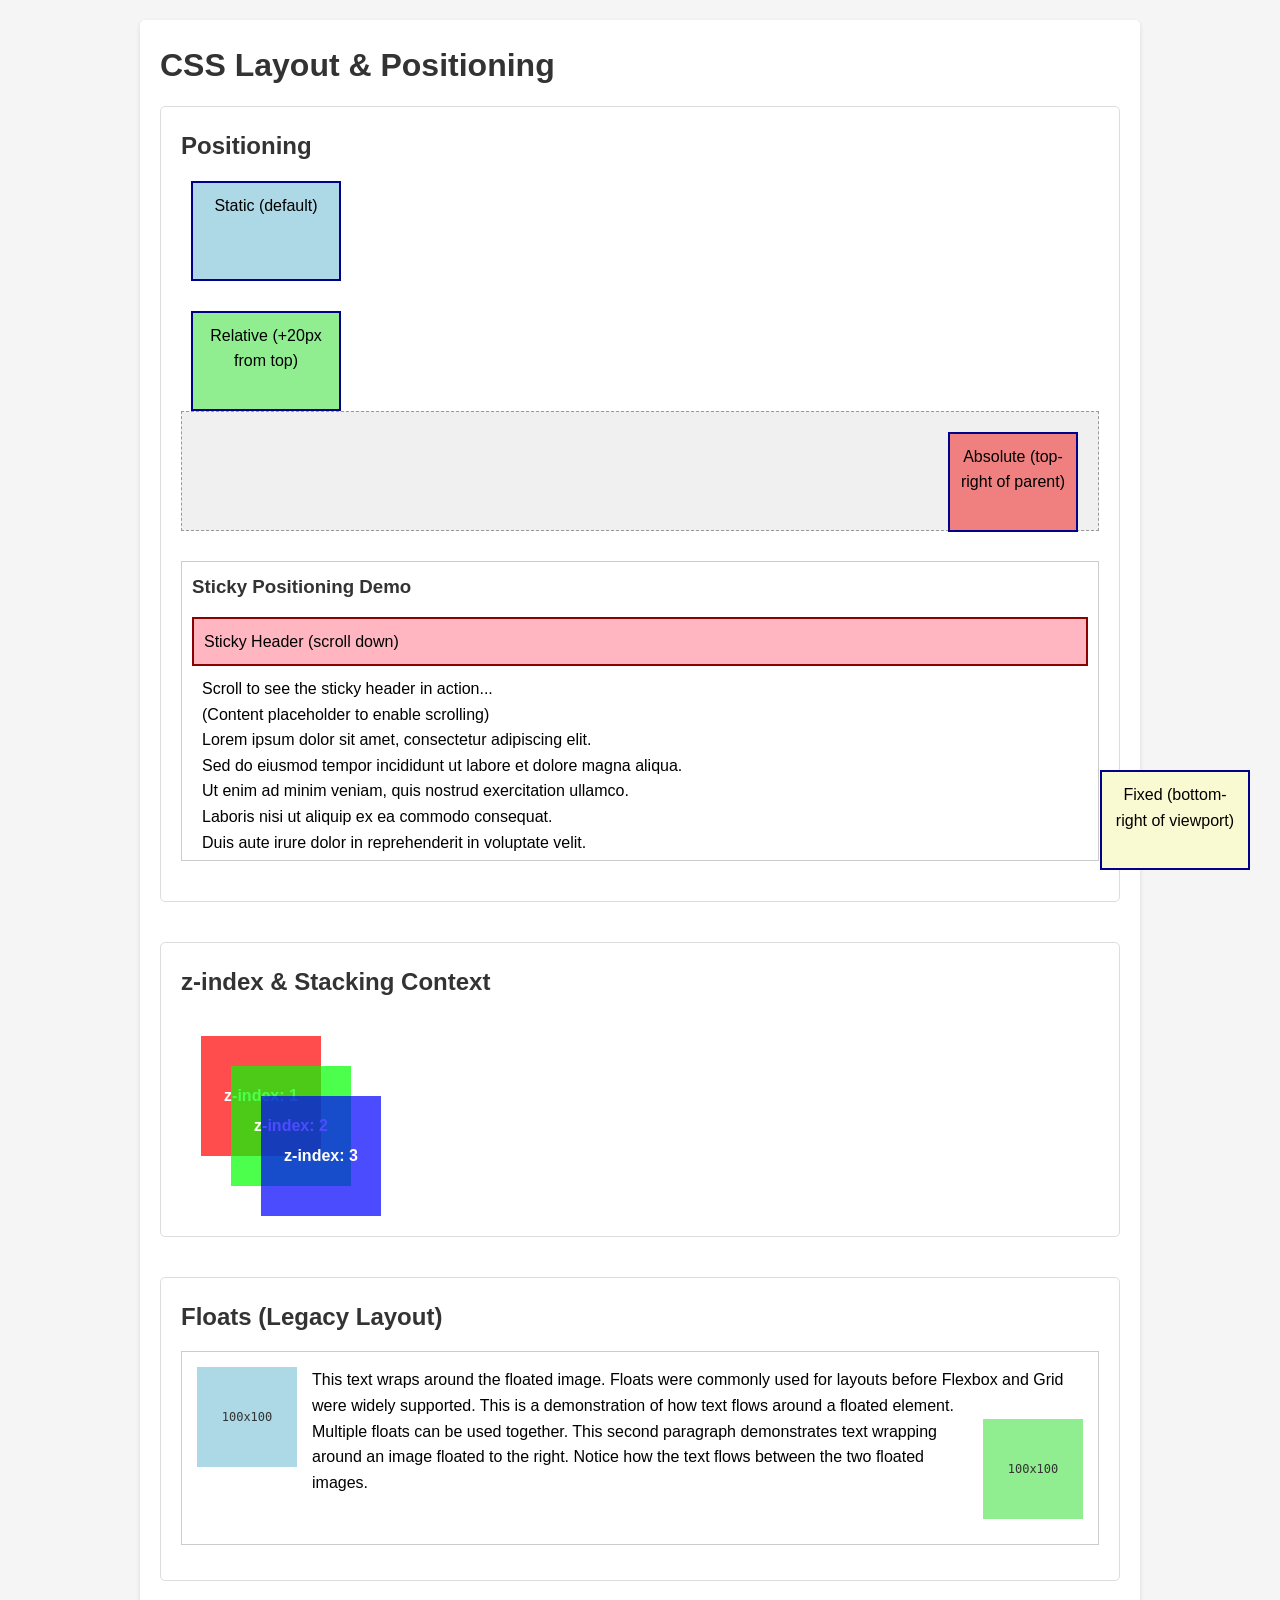
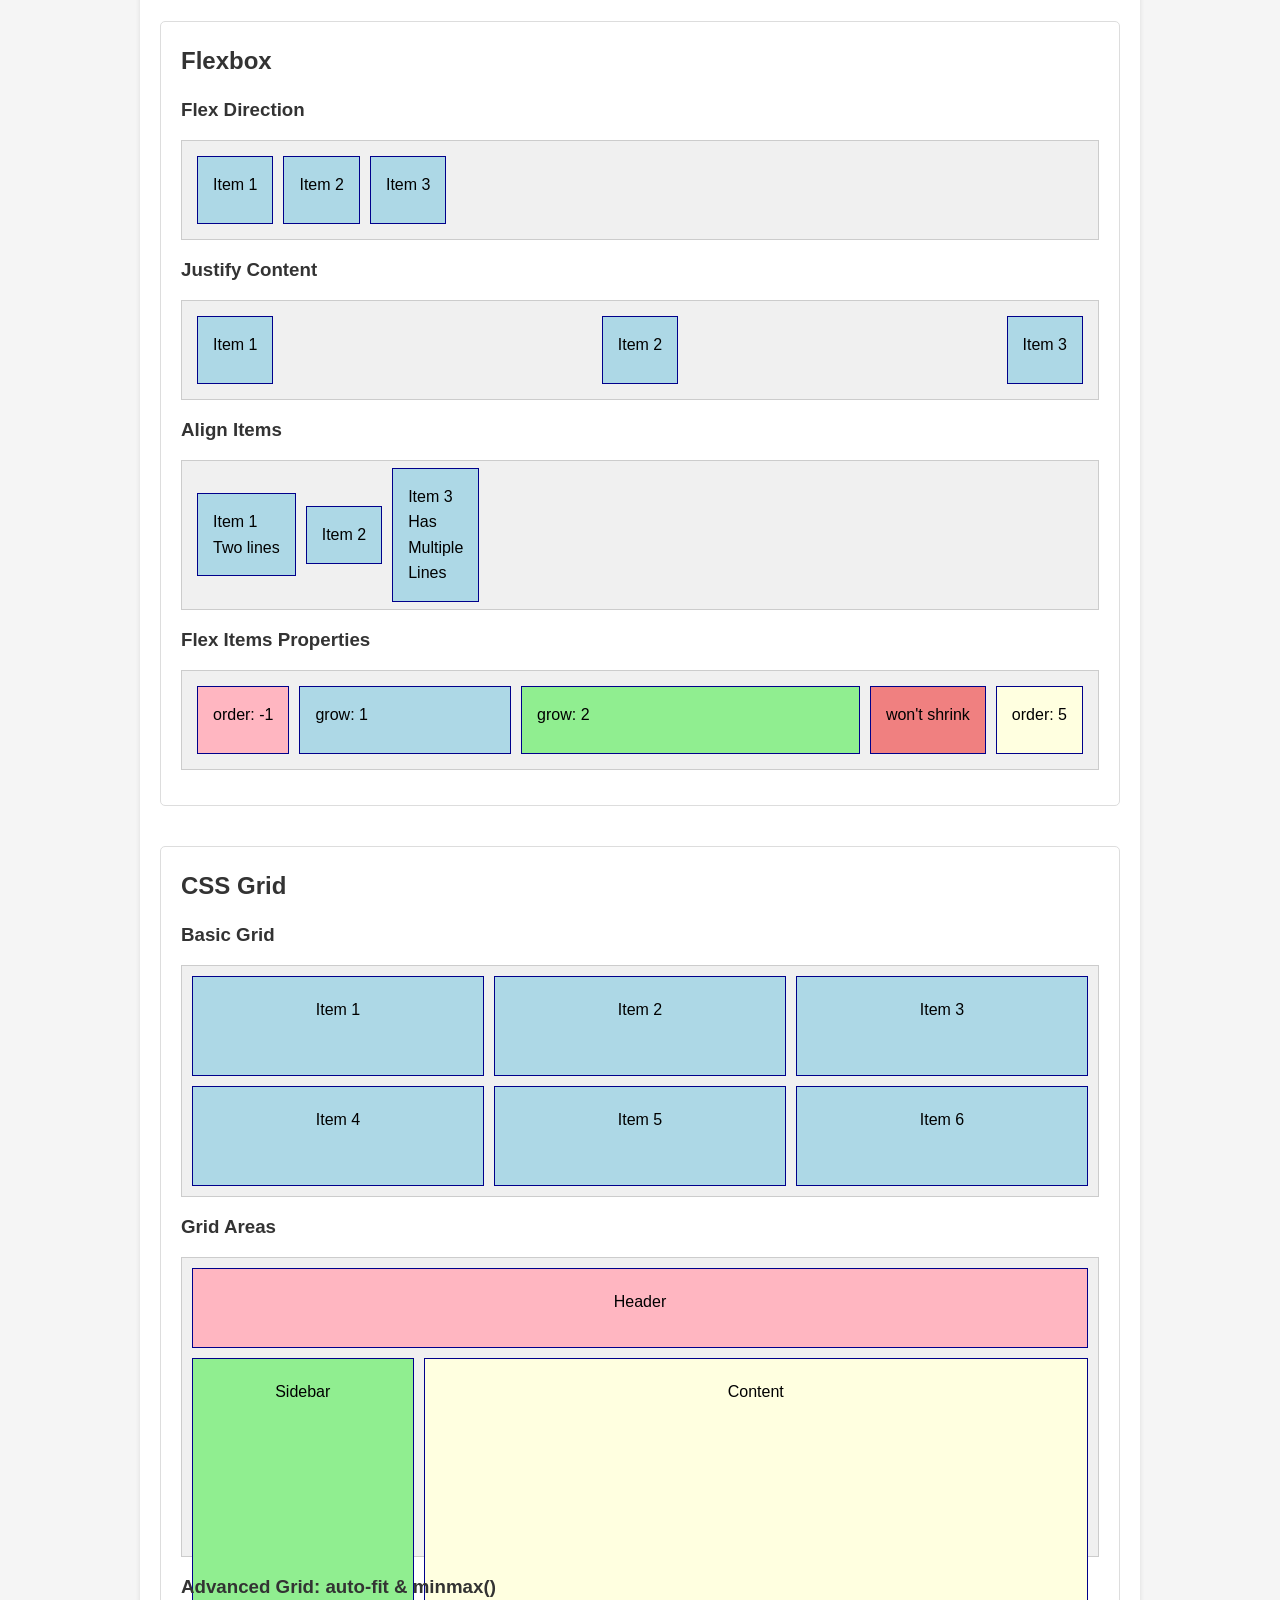
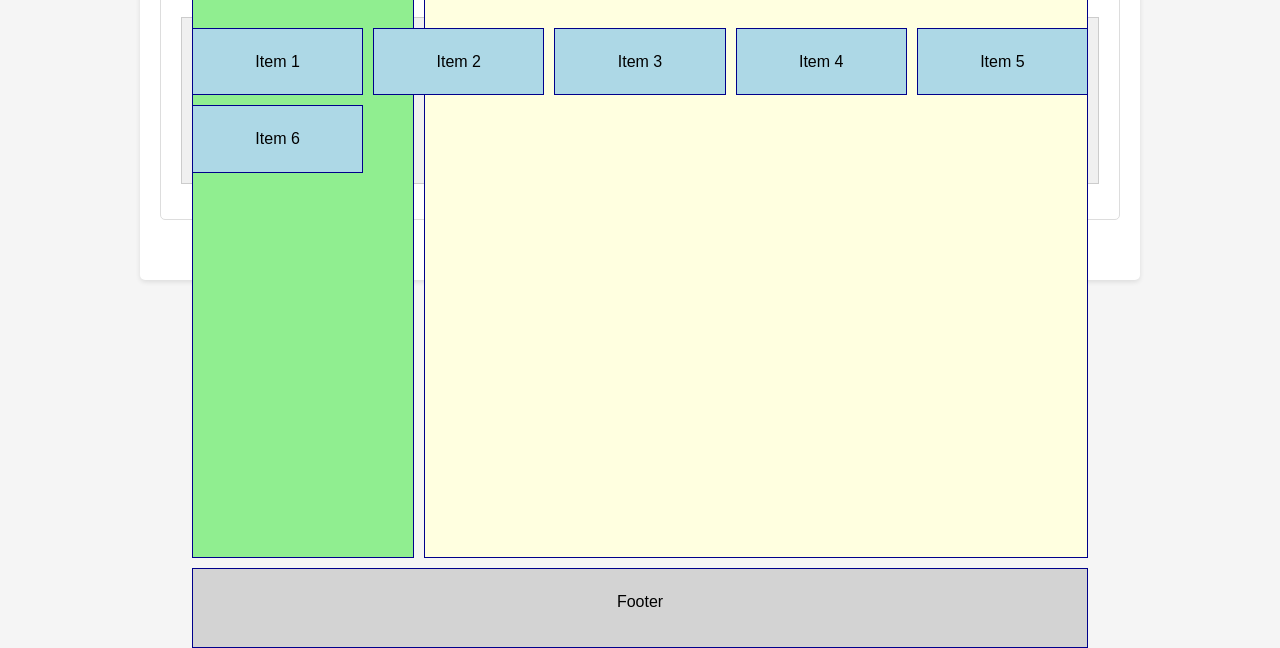
<file: free_web_dev-bootcamp_first_class/week3/sunday/week3-sunday-position-layout-css.html>
<!DOCTYPE html>
<html lang="en">
<head>
    <meta charset="UTF-8">
    <meta name="viewport" content="width=device-width, initial-scale=1.0">
    <title>Week 3 - CSS Layout & Positioning</title>
    <link rel="stylesheet" href="week3-sunday-position-layout-css.css">
</head>
<body>
    <div class="container">
        <h1>CSS Layout & Positioning</h1>
        
        <section id="positioning">
            <h2>Positioning</h2>
            
            <div class="position-demo">
                <div class="position-box static">Static (default)</div>
                <div class="position-box relative">Relative (+20px from top)</div>
                <div class="position-wrapper">
                    <div class="position-box absolute">Absolute (top-right of parent)</div>
                </div>
                <div class="position-box fixed">Fixed (bottom-right of viewport)</div>
                
                <div class="sticky-demo">
                    <h3>Sticky Positioning Demo</h3>
                    <div class="sticky-header">Sticky Header (scroll down)</div>
                    <div class="content">
                        <p>Scroll to see the sticky header in action...</p>
                        <p>(Content placeholder to enable scrolling)</p>
                        <p>Lorem ipsum dolor sit amet, consectetur adipiscing elit.</p>
                        <p>Sed do eiusmod tempor incididunt ut labore et dolore magna aliqua.</p>
                        <p>Ut enim ad minim veniam, quis nostrud exercitation ullamco.</p>
                        <p>Laboris nisi ut aliquip ex ea commodo consequat.</p>
                        <p>Duis aute irure dolor in reprehenderit in voluptate velit.</p>
                        <p>Esse cillum dolore eu fugiat nulla pariatur.</p>
                        <p>Excepteur sint occaecat cupidatat non proident.</p>
                        <p>Sunt in culpa qui officia deserunt mollit anim id est laborum.</p>
                    </div>
                </div>
            </div>
        </section>
        
        <section id="z-index">
            <h2>z-index & Stacking Context</h2>
            <div class="z-index-demo">
                <div class="z-box first">z-index: 1</div>
                <div class="z-box second">z-index: 2</div>
                <div class="z-box third">z-index: 3</div>
            </div>
        </section>
        
        <section id="floats">
            <h2>Floats (Legacy Layout)</h2>
            <div class="float-demo clearfix">
                <img src="[data-uri]" alt="Demo image" class="float-left">
                <p>This text wraps around the floated image. Floats were commonly used for layouts before Flexbox and Grid were widely supported. This is a demonstration of how text flows around a floated element.</p>
                <img src="[data-uri]" alt="Demo image" class="float-right">
                <p>Multiple floats can be used together. This second paragraph demonstrates text wrapping around an image floated to the right. Notice how the text flows between the two floated images.</p>
            </div>
        </section>
        
        <section id="flexbox">
            <h2>Flexbox</h2>
            
            <h3>Flex Direction</h3>
            <div class="flex-demo direction">
                <div class="flex-item">Item 1</div>
                <div class="flex-item">Item 2</div>
                <div class="flex-item">Item 3</div>
            </div>
            
            <h3>Justify Content</h3>
            <div class="flex-demo justify">
                <div class="flex-item">Item 1</div>
                <div class="flex-item">Item 2</div>
                <div class="flex-item">Item 3</div>
            </div>
            
            <h3>Align Items</h3>
            <div class="flex-demo align">
                <div class="flex-item">Item 1<br>Two lines</div>
                <div class="flex-item">Item 2</div>
                <div class="flex-item">Item 3<br>Has<br>Multiple<br>Lines</div>
            </div>
            
            <h3>Flex Items Properties</h3>
            <div class="flex-demo items">
                <div class="flex-item grow-1">grow: 1</div>
                <div class="flex-item grow-2">grow: 2</div>
                <div class="flex-item no-shrink">won't shrink</div>
                <div class="flex-item order-last">order: 5</div>
                <div class="flex-item order-first">order: -1</div>
            </div>
        </section>
        
        <section id="grid">
            <h2>CSS Grid</h2>
            
            <h3>Basic Grid</h3>
            <div class="grid-demo basic">
                <div class="grid-item">Item 1</div>
                <div class="grid-item">Item 2</div>
                <div class="grid-item">Item 3</div>
                <div class="grid-item">Item 4</div>
                <div class="grid-item">Item 5</div>
                <div class="grid-item">Item 6</div>
            </div>
            
            <h3>Grid Areas</h3>
            <div class="grid-demo areas">
                <div class="grid-item header">Header</div>
                <div class="grid-item sidebar">Sidebar</div>
                <div class="grid-item content">Content</div>
                <div class="grid-item footer">Footer</div>
            </div>
            
            <h3>Advanced Grid: auto-fit & minmax()</h3>
            <div class="grid-demo advanced">
                <div class="grid-item">Item 1</div>
                <div class="grid-item">Item 2</div>
                <div class="grid-item">Item 3</div>
                <div class="grid-item">Item 4</div>
                <div class="grid-item">Item 5</div>
                <div class="grid-item">Item 6</div>
            </div>
        </section>
    </div>
</body>
</html>
</file>
<file: free_web_dev-bootcamp_first_class/simple-site-project/styles.css>
/* Reset and base styles */
* {
    margin: 0;
    padding: 0;
    box-sizing: border-box;
}

body {
    font-family: Arial, sans-serif;
    line-height: 1.6;
    color: #333;
}

/* Header styles */
header {
    background-color: #2c3e50;
    color: white;
    padding: 1rem 0;
    box-shadow: 0 2px 5px rgba(0,0,0,0.1);
}

nav {
    max-width: 1200px;
    margin: 0 auto;
    display: flex;
    justify-content: space-between;
    align-items: center;
    padding: 0 2rem;
}

.logo {
    font-size: 1.5rem;
    font-weight: bold;
}

.nav-links {
    display: flex;
    list-style: none;
    gap: 2rem;
}

.nav-links a {
    color: white;
    text-decoration: none;
    padding: 0.5rem 1rem;
    border-radius: 4px;
    transition: background-color 0.3s;
}

.nav-links a:hover {
    background-color: #34495e;
}

.nav-links a.active {
    background-color: #3498db;
}

/* Main content */
main {
    max-width: 1200px;
    margin: 0 auto;
    padding: 2rem;
    min-height: calc(100vh - 140px);
}

/* Footer styles */
footer {
    background-color: #34495e;
    color: white;
    text-align: center;
    padding: 1rem 0;
    margin-top: 2rem;
}

/* Common component styles */
.card {
    background: white;
    padding: 1.5rem;
    border-radius: 8px;
    box-shadow: 0 2px 10px rgba(0,0,0,0.1);
    margin-bottom: 1.5rem;
}

.btn {
    display: inline-block;
    padding: 0.5rem 1rem;
    background-color: #3498db;
    color: white;
    text-decoration: none;
    border-radius: 4px;
    border: none;
    cursor: pointer;
    transition: background-color 0.3s;
}

.btn:hover {
    background-color: #2980b9;
}
</file>
<file: free_web_dev-bootcamp_first_class/simple-site-project/about.css>
/* About page specific styles */
.about-hero {
    background-color: #f8f9fa;
    padding: 3rem 2rem;
    border-radius: 10px;
    margin-bottom: 3rem;
}

.about-content {
    display: flex;
    align-items: center;
    gap: 3rem;
    max-width: 1000px;
    margin: 0 auto;
}

.about-text {
    flex: 2;
}

.about-text h1 {
    color: #2c3e50;
    margin-bottom: 1rem;
    font-size: 2.5rem;
}

.about-text p {
    font-size: 1.1rem;
    color: #666;
    line-height: 1.6;
}

.profile-image {
    flex: 1;
    display: flex;
    justify-content: center;
}

.image-placeholder {
    width: 200px;
    height: 200px;
    background-color: #ddd;
    border-radius: 50%;
    display: flex;
    align-items: center;
    justify-content: center;
    color: #666;
    font-weight: bold;
}

.skills h2,
.experience h2 {
    text-align: center;
    margin-bottom: 2rem;
    color: #2c3e50;
}

.skills-grid {
    display: grid;
    grid-template-columns: repeat(auto-fit, minmax(250px, 1fr));
    gap: 2rem;
    margin-bottom: 3rem;
}

.skill-category {
    background: white;
    padding: 2rem;
    border-radius: 8px;
    box-shadow: 0 4px 6px rgba(0,0,0,0.1);
}

.skill-category h3 {
    color: #3498db;
    margin-bottom: 1rem;
    border-bottom: 2px solid #3498db;
    padding-bottom: 0.5rem;
}

.skill-category ul {
    list-style: none;
}

.skill-category li {
    padding: 0.5rem 0;
    border-bottom: 1px solid #eee;
}

.skill-category li:last-child {
    border-bottom: none;
}

.timeline {
    max-width: 800px;
    margin: 0 auto;
}

.timeline-item {
    background: white;
    padding: 2rem;
    margin-bottom: 1.5rem;
    border-radius: 8px;
    box-shadow: 0 4px 6px rgba(0,0,0,0.1);
    border-left: 4px solid #3498db;
}

.timeline-item h3 {
    color: #2c3e50;
    margin-bottom: 0.5rem;
}

.company {
    color: #3498db;
    font-weight: bold;
    margin-bottom: 0.5rem;
}

.date {
    color: #666;
    font-style: italic;
    margin-bottom: 1rem;
}
</file>
<file: free_web_dev-bootcamp_first_class/simple-site-project/home.css>
/* Home page specific styles */
.hero {
    background: linear-gradient(135deg, #667eea 0%, #764ba2 100%);
    color: white;
    padding: 4rem 2rem;
    text-align: center;
    border-radius: 10px;
    margin-bottom: 3rem;
}

.hero-content h1 {
    font-size: 3rem;
    margin-bottom: 1rem;
}

.hero-content p {
    font-size: 1.2rem;
    margin-bottom: 2rem;
    opacity: 0.9;
}

.features h2 {
    text-align: center;
    margin-bottom: 2rem;
    color: #2c3e50;
}

.features-grid {
    display: grid;
    grid-template-columns: repeat(auto-fit, minmax(300px, 1fr));
    gap: 2rem;
}

.feature-card {
    background: white;
    padding: 2rem;
    border-radius: 8px;
    box-shadow: 0 4px 6px rgba(0,0,0,0.1);
    text-align: center;
    transition: transform 0.3s;
}

.feature-card:hover {
    transform: translateY(-5px);
}

.feature-card h3 {
    color: #2c3e50;
    margin-bottom: 1rem;
}

.feature-card p {
    color: #666;
    line-height: 1.6;
}
</file>
<file: free_web_dev-bootcamp_first_class/simple-site-project/projects.css>
/* Projects page specific styles */
.projects-header {
    text-align: center;
    margin-bottom: 3rem;
    padding: 2rem;
    background: linear-gradient(135deg, #667eea 0%, #764ba2 100%);
    color: white;
    border-radius: 10px;
}

.projects-header h1 {
    font-size: 2.5rem;
    margin-bottom: 1rem;
}

.projects-header p {
    font-size: 1.1rem;
    opacity: 0.9;
}

.projects-grid {
    display: grid;
    grid-template-columns: repeat(auto-fit, minmax(350px, 1fr));
    gap: 2rem;
}

.project-card {
    background: white;
    border-radius: 10px;
    overflow: hidden;
    box-shadow: 0 4px 6px rgba(0,0,0,0.1);
    transition: transform 0.3s, box-shadow 0.3s;
    display: flex;
    flex-direction: column;
}

.project-card:hover {
    transform: translateY(-5px);
    box-shadow: 0 8px 15px rgba(0,0,0,0.2);
}

.project-image {
    height: 200px;
    background-color: #f8f9fa;
    display: flex;
    align-items: center;
    justify-content: center;
}

.image-placeholder {
    color: #666;
    font-weight: bold;
}

.project-info {
    padding: 1.5rem;
    flex-grow: 1;
    display: flex;
    flex-direction: column;
}

.project-info h3 {
    color: #2c3e50;
    margin-bottom: 1rem;
    font-size: 1.3rem;
}

.project-info p {
    color: #666;
    line-height: 1.6;
    margin-bottom: 1.5rem;
    flex-grow: 1;
}

.tech-stack {
    margin-bottom: 1.5rem;
    display: flex;
    flex-wrap: wrap;
    gap: 0.5rem;
}

.tech-tag {
    background-color: #e3f2fd;
    color: #1976d2;
    padding: 0.3rem 0.8rem;
    border-radius: 20px;
    font-size: 0.8rem;
    font-weight: bold;
}

.project-links {
    display: flex;
    gap: 1rem;
}

.btn-secondary {
    background-color: #95a5a6;
}

.btn-secondary:hover {
    background-color: #7f8c8d;
}

/* Responsive design */
@media (max-width: 768px) {
    .about-content {
        flex-direction: column;
        text-align: center;
    }
    
    .nav-links {
        flex-direction: column;
        gap: 1rem;
    }
    
    .projects-grid {
        grid-template-columns: 1fr;
    }
    
    .project-links {
        flex-direction: column;
    }
    
    .hero-content h1 {
        font-size: 2rem;
    }
}
</file>
<file: free_web_dev-bootcamp_first_class/week3/sunday/demo.css>
body {
    max-width: 700px;
    margin-inline: auto;
}

.relative {
  position: relative;
  top: 20px;
  left: 40px;
  background-color: lightblue;
}


.container.relative {
  position: relative;
  height: 200px;
  border: 2px solid #333;
}

.absolute {
  position: absolute;
  bottom: 10px;
  right: 10px;
  background-color: lightcoral;
}

.fixed-nav {
  position: fixed;
  top: 0;
  left: 0;
  width: 100%;
  background-color: #333;
  color: white;
  padding: 1rem;
  z-index: 1000;
}

.fixed-button {
  position: fixed;
  bottom: 20px;
  right: 20px;
  padding: 10px 20px;
  background-color: #007bff;
  color: white;
  border: none;
  border-radius: 5px;
}

.box {
  position: absolute;
  width: 100px;
  height: 100px;
}

.box1 {
  background-color: red;
  z-index: 1;
  top: 120px;
  left: 20px;
}

.box2 {
  background-color: green;
  z-index: 2;
  top: 140px;
  left: 40px;
}

.box3 {
  background-color: blue;
  z-index: 3;
  top: 160px;
  left: 60px;
}
</file>
<file: free_web_dev-bootcamp_first_class/week3/sunday/week3-sunday-position-layout-css.css>
/* Reset and base styles */
* {
    margin: 0;
    padding: 0;
    box-sizing: border-box;
}

body {
    font-family: Arial, sans-serif;
    line-height: 1.6;
    padding: 20px;
    background-color: #f5f5f5;
}

.container {
    max-width: 1000px;
    margin: 0 auto;
    background-color: white;
    padding: 20px;
    border-radius: 5px;
    box-shadow: 0 2px 5px rgba(0,0,0,0.1);
}

h1, h2, h3 {
    color: #333;
    margin-bottom: 15px;
}

section {
    margin-bottom: 40px;
    padding: 20px;
    border: 1px solid #ddd;
    border-radius: 5px;
}

/* Positioning demo */
.position-demo {
    position: relative;
    min-height: 400px;
    margin-bottom: 20px;
}

.position-box {
    width: 150px;
    height: 100px;
    padding: 10px;
    margin: 10px;
    background-color: lightblue;
    border: 2px solid darkblue;
    text-align: center;
}

.static {
    position: static;
}

.relative {
    position: relative;
    top: 20px;
    background-color: lightgreen;
}

.position-wrapper {
    position: relative;
    height: 120px;
    background-color: #f0f0f0;
    border: 1px dashed #999;
    margin: 20px 0;
}

.absolute {
    position: absolute;
    top: 10px;
    right: 10px;
    background-color: lightcoral;
    width: 130px;
}

.fixed {
    position: fixed;
    bottom: 20px;
    right: 20px;
    background-color: lightgoldenrodyellow;
    z-index: 1000;
}

.sticky-demo {
    margin-top: 30px;
    height: 300px;
    overflow-y: scroll;
    border: 1px solid #ccc;
    padding: 10px;
}

.sticky-header {
    position: sticky;
    top: 0;
    background-color: lightpink;
    padding: 10px;
    border: 2px solid darkred;
    z-index: 10;
}

.content {
    height: 800px;
    padding: 10px;
}

/* z-index demo */
.z-index-demo {
    position: relative;
    height: 200px;
}

.z-box {
    position: absolute;
    width: 120px;
    height: 120px;
    padding: 10px;
    color: white;
    font-weight: bold;
    display: flex;
    align-items: center;
    justify-content: center;
}

.z-box.first {
    background-color: rgba(255, 0, 0, 0.7);
    top: 20px;
    left: 20px;
    z-index: 1;
}

.z-box.second {
    background-color: rgba(0, 255, 0, 0.7);
    top: 50px;
    left: 50px;
    z-index: 2;
}

.z-box.third {
    background-color: rgba(0, 0, 255, 0.7);
    top: 80px;
    left: 80px;
    z-index: 3;
}

/* Float demo */
.float-demo {
    border: 1px solid #ccc;
    padding: 15px;
    margin: 15px 0;
}

.float-left {
    float: left;
    margin: 0 15px 10px 0;
}

.float-right {
    float: right;
    margin: 0 0 10px 15px;
}

.clearfix::after {
    content: "";
    display: table;
    clear: both;
}

/* Flexbox demo */
.flex-demo {
    display: flex;
    background-color: #f0f0f0;
    padding: 10px;
    margin: 15px 0;
    min-height: 100px;
    border: 1px solid #ccc;
}

.flex-item {
    background-color: lightblue;
    padding: 15px;
    margin: 5px;
    border: 1px solid darkblue;
}

/* Flex direction */
.direction {
    flex-direction: row;
}

/* Justify content */
.justify {
    justify-content: space-between;
}

/* Align items */
.align {
    align-items: center;
    height: 150px;
}

/* Flex item properties */
.items .grow-1 {
    flex-grow: 1;
}

.items .grow-2 {
    flex-grow: 2;
    background-color: lightgreen;
}

.items .no-shrink {
    flex-shrink: 0;
    background-color: lightcoral;
}

.items .order-last {
    order: 5;
    background-color: lightyellow;
}

.items .order-first {
    order: -1;
    background-color: lightpink;
}

/* Grid demo */
.grid-demo {
    display: grid;
    gap: 10px;
    margin: 15px 0;
    padding: 10px;
    background-color: #f0f0f0;
    border: 1px solid #ccc;
}

.grid-item {
    background-color: lightblue;
    padding: 20px;
    border: 1px solid darkblue;
    text-align: center;
}

/* Basic grid */
.basic {
    grid-template-columns: repeat(3, 1fr);
    grid-template-rows: repeat(2, 100px);
}

/* Grid areas */
.areas {
    grid-template-columns: 1fr 3fr;
    grid-template-rows: 80px 1fr 80px;
    grid-template-areas: 
        "header header"
        "sidebar content"
        "footer footer";
    height: 300px;
}

.areas .header {
    grid-area: header;
    background-color: lightpink;
}

.areas .sidebar {
    grid-area: sidebar;
    background-color: lightgreen;
}

.areas .content {
    grid-area: content;
    background-color: lightyellow;
}

.areas .footer {
    grid-area: footer;
    background-color: lightgray;
}

/* Advanced grid */
.advanced {
    grid-template-columns: repeat(auto-fit, minmax(150px, 1fr));
}
</file>
